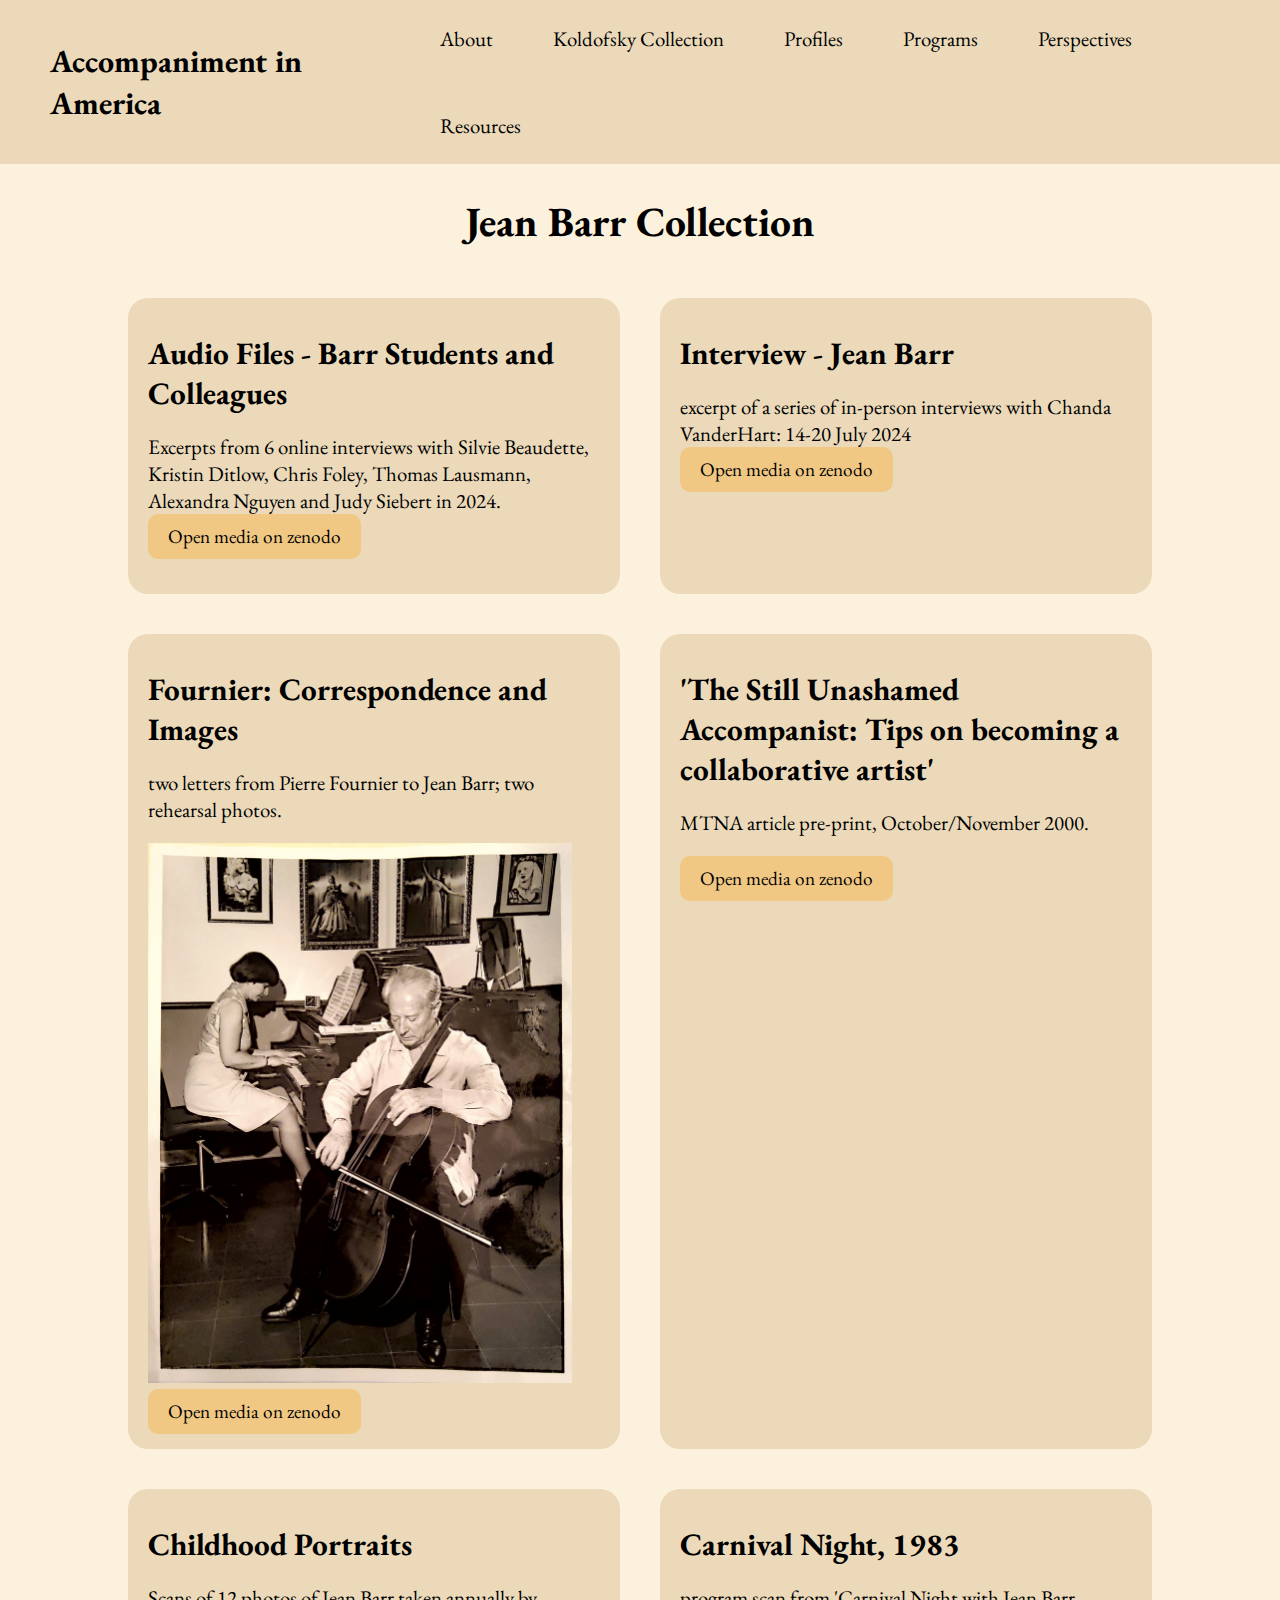
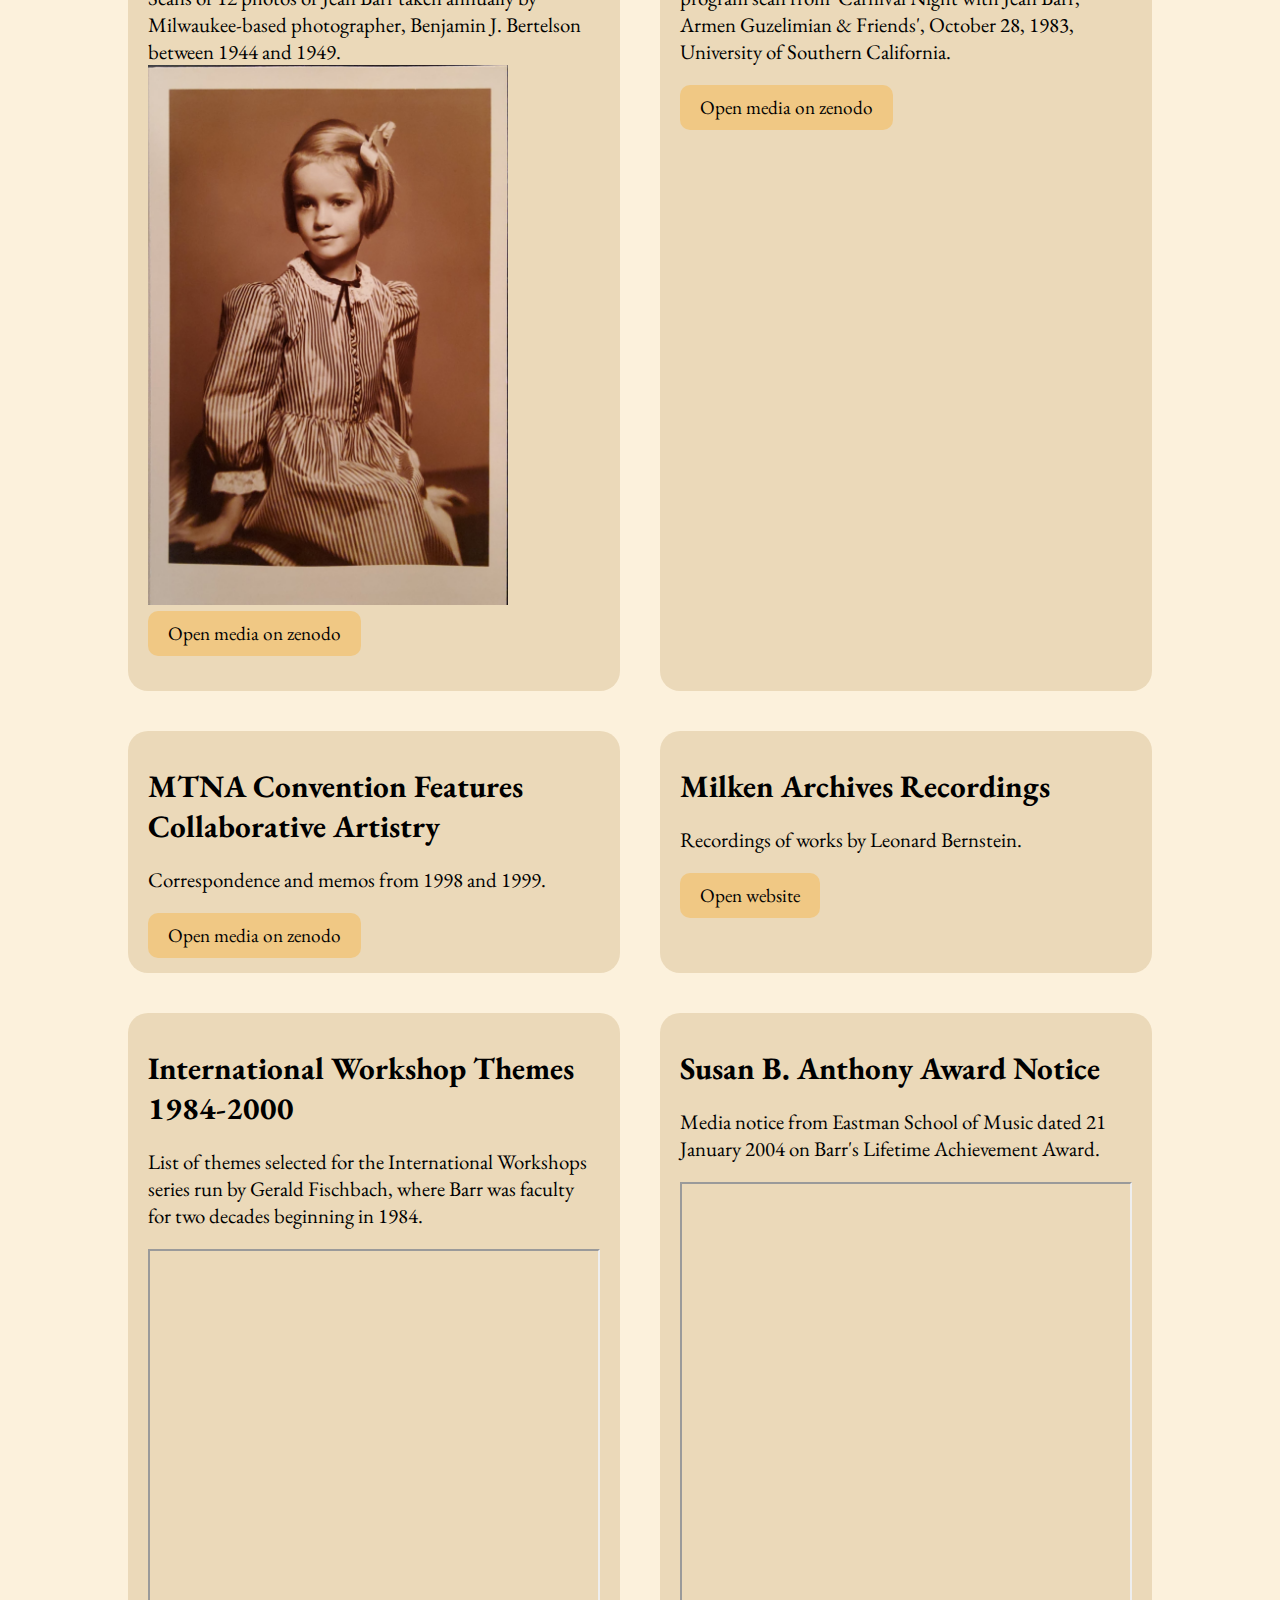
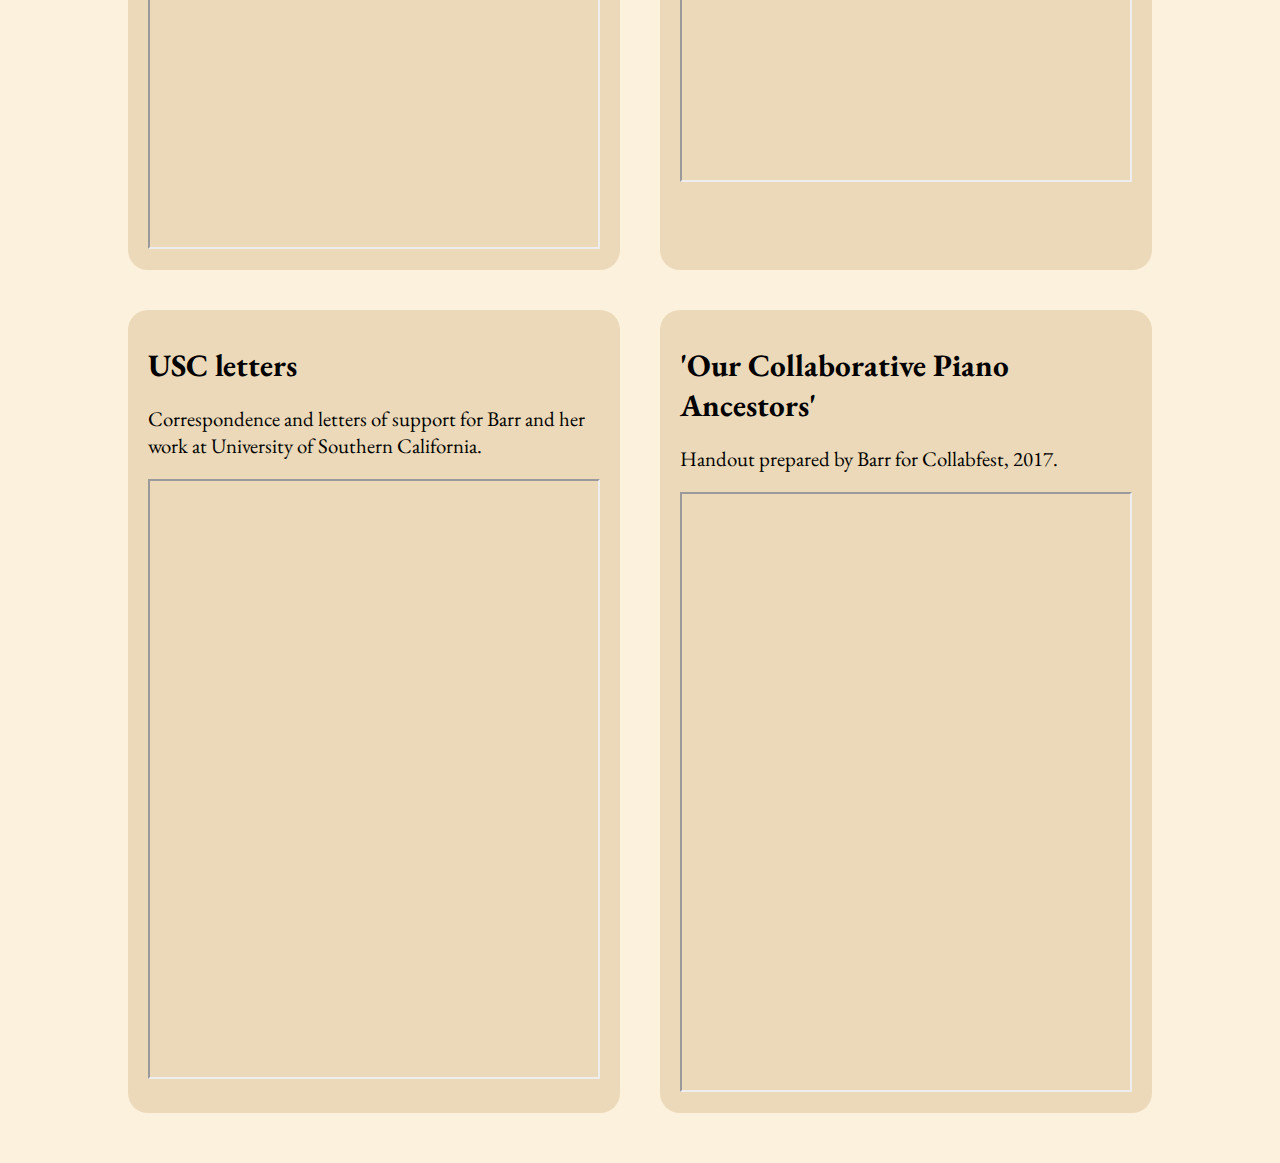
<file: barr-collection.html>
<!DOCTYPE html>
<html lang="en">
  <head>
    <meta charset="UTF-8" />
    <meta name="viewport" content="width=device-width, initial-scale=1.0" />
    <title>Accompaniment in America</title>
    <link rel="stylesheet" href="styles.css" />
    <link rel="preconnect" href="https://fonts.googleapis.com" />
    <link rel="preconnect" href="https://fonts.gstatic.com" crossorigin />
    <link
      href="https://fonts.googleapis.com/css2?family=EB+Garamond:ital,wght@0,400..800;1,400..800&display=swap"
      rel="stylesheet"
    />
  </head>
  <body>
    <nav>
      <h1>Accompaniment in America</h1>
      <div class="nav-links">
        <a href="index.html">About</a>
        <a href="koldofsky-collection.html">Koldofsky Collection</a>
        <div class="dropdown-wrapper">
          <span>Profiles</a>
          <div class="dropdown-links">
            <a href="barr-collection.html">Jean Barr</a>
            <a href="wustman-collection.html">John Wustman</a>
            <a href="bossart-collection.html">Eugene Bossart</a>
            <a href="katz-collection.html">Martin Katz</a>
            <a href="sanders-collection.html">Samuel Sanders</a>
            <a href="garrett-collection.html">Margo Garrett</a>
            <a href="epperson-collection.html">Anne Epperson</a>
          </div>
        </div>
        <a href="programs.html">Programs</a>
        <a href="perspectives.html">Perspectives</a>
        <a href="resources.html">Resources</a>
      </div>
    </nav>
    <div class="content-layout-wrapper">
      <h1>Jean Barr Collection</h1>
      <div class="content-layout perspectives">
        <div class="perspective">
          <p>
            <h2>Audio Files -  Barr Students and Colleagues </h2>
            Excerpts from 6 online interviews with  Silvie Beaudette, Kristin Ditlow, Chris Foley, Thomas Lausmann, Alexandra Nguyen and  Judy Siebert in 2024.
            <a href="https://zenodo.org/records/14631729" target="_blank">
              <button>Open media on zenodo</button>
            </a>
          </p>
        </div>
        <div class="perspective">
          <p>
            <h2>Interview - Jean Barr </h2>
            excerpt of a series of in-person interviews with Chanda VanderHart: 14-20 July 2024
            <a href="https://zenodo.org/records/14632564" target="_blank">
              <button>Open media on zenodo</button>
            </a>
          </p>
        </div>
        <div class="perspective">
          <p>
            <h2>Fournier: Correspondence and Images</h2>
            two letters from Pierre Fournier to Jean Barr; two rehearsal photos.
          </p>
          <img src="media/barr/FournierBarrRehearsalTHUMBNAIL.jpg" alt="Content">
          <a href="https://zenodo.org/records/14494894" target="_blank">
            <button>Open media on zenodo</button>
          </a>
        </div>
        <div class="perspective">
          <p>
            <h2>'The Still Unashamed Accompanist: Tips on becoming a collaborative artist'</h2>
            MTNA article pre-print, October/November 2000.
          </p>
          <a href="https://zenodo.org/records/14492973" target="_blank">
            <button>Open media on zenodo</button>
          </a>
        </div>
        <div class="perspective">
          <p>
            <h2>Childhood Portraits</h2>
            Scans of 12 photos of Jean Barr taken annually by Milwaukee-based photographer, Benjamin J. Bertelson between 1944 and 1949.
            <img src="media/barr/ChildhoodPhotosTHUMBNAIL.jpg" alt="Content">
            <a href="https://zenodo.org/records/14495369" target="_blank">
              <button>Open media on zenodo</button>
            </a>
          </p>
        </div>
        <div class="perspective">
          <p>
            <h2>Carnival Night, 1983 </h2>
            program scan from 'Carnival Night with Jean Barr, Armen Guzelimian & Friends', October 28, 1983, University of Southern California.
          </p>
          <a href="https://zenodo.org/records/14493683" target="_blank">
            <button>Open media on zenodo</button>
          </a>
        </div>
        <div class="perspective">
          <p>
            <h2>MTNA Convention Features Collaborative Artistry</h2>
            Correspondence and memos from 1998 and 1999.
          </p>
          <a href="https://zenodo.org/records/14567706" target="_blank">
            <button>Open media on zenodo</button>
          </a>
        </div>
        <div class="perspective">
          <p>
            <h2>Milken Archives Recordings</h2>
            Recordings of works by Leonard Bernstein.
          </p>
          <a href="https://www.milkenarchive.org/artists/view/jean-barr" target="_blank">
            <button>Open website</button>
          </a>
        </div>
        <div class="perspective">
          <p>
            <h2>International Workshop Themes 1984-2000</h2>
            List of themes selected for the International Workshops series run by Gerald Fischbach, where Barr was faculty for two decades beginning in 1984.
          </p>
          <iframe src="media/barr/BarrInternationalWorkshops.pdf" title="Content"></iframe>
        </div>
        <div class="perspective">
          <p>
            <h2>Susan B. Anthony Award Notice</h2>
            Media notice from Eastman School of Music dated 21 January 2004 on Barr's Lifetime Achievement Award.
          </p>
          <iframe src="media/barr/ESM January 21 Susan B Anthony Award.pdf" title="Content"></iframe>
        </div>
        <div class="perspective">
          <p>
            <h2>USC letters</h2>
            Correspondence and letters of support for Barr and her work at University of Southern California.
          </p>
          <iframe src="media/barr/JeanUSCLetters.pdf" title="Content"></iframe>
        </div>
        <div class="perspective">
          <p>
            <h2>'Our Collaborative Piano Ancestors'</h2>
            Handout prepared by Barr for Collabfest, 2017.
          </p>
          <iframe src="media/barr/Handout- Our American Collaborative Piano Ancestors.pdf" title="Content"></iframe>
        </div>
      </div>
    </div>
  </body>
</html>
</file>
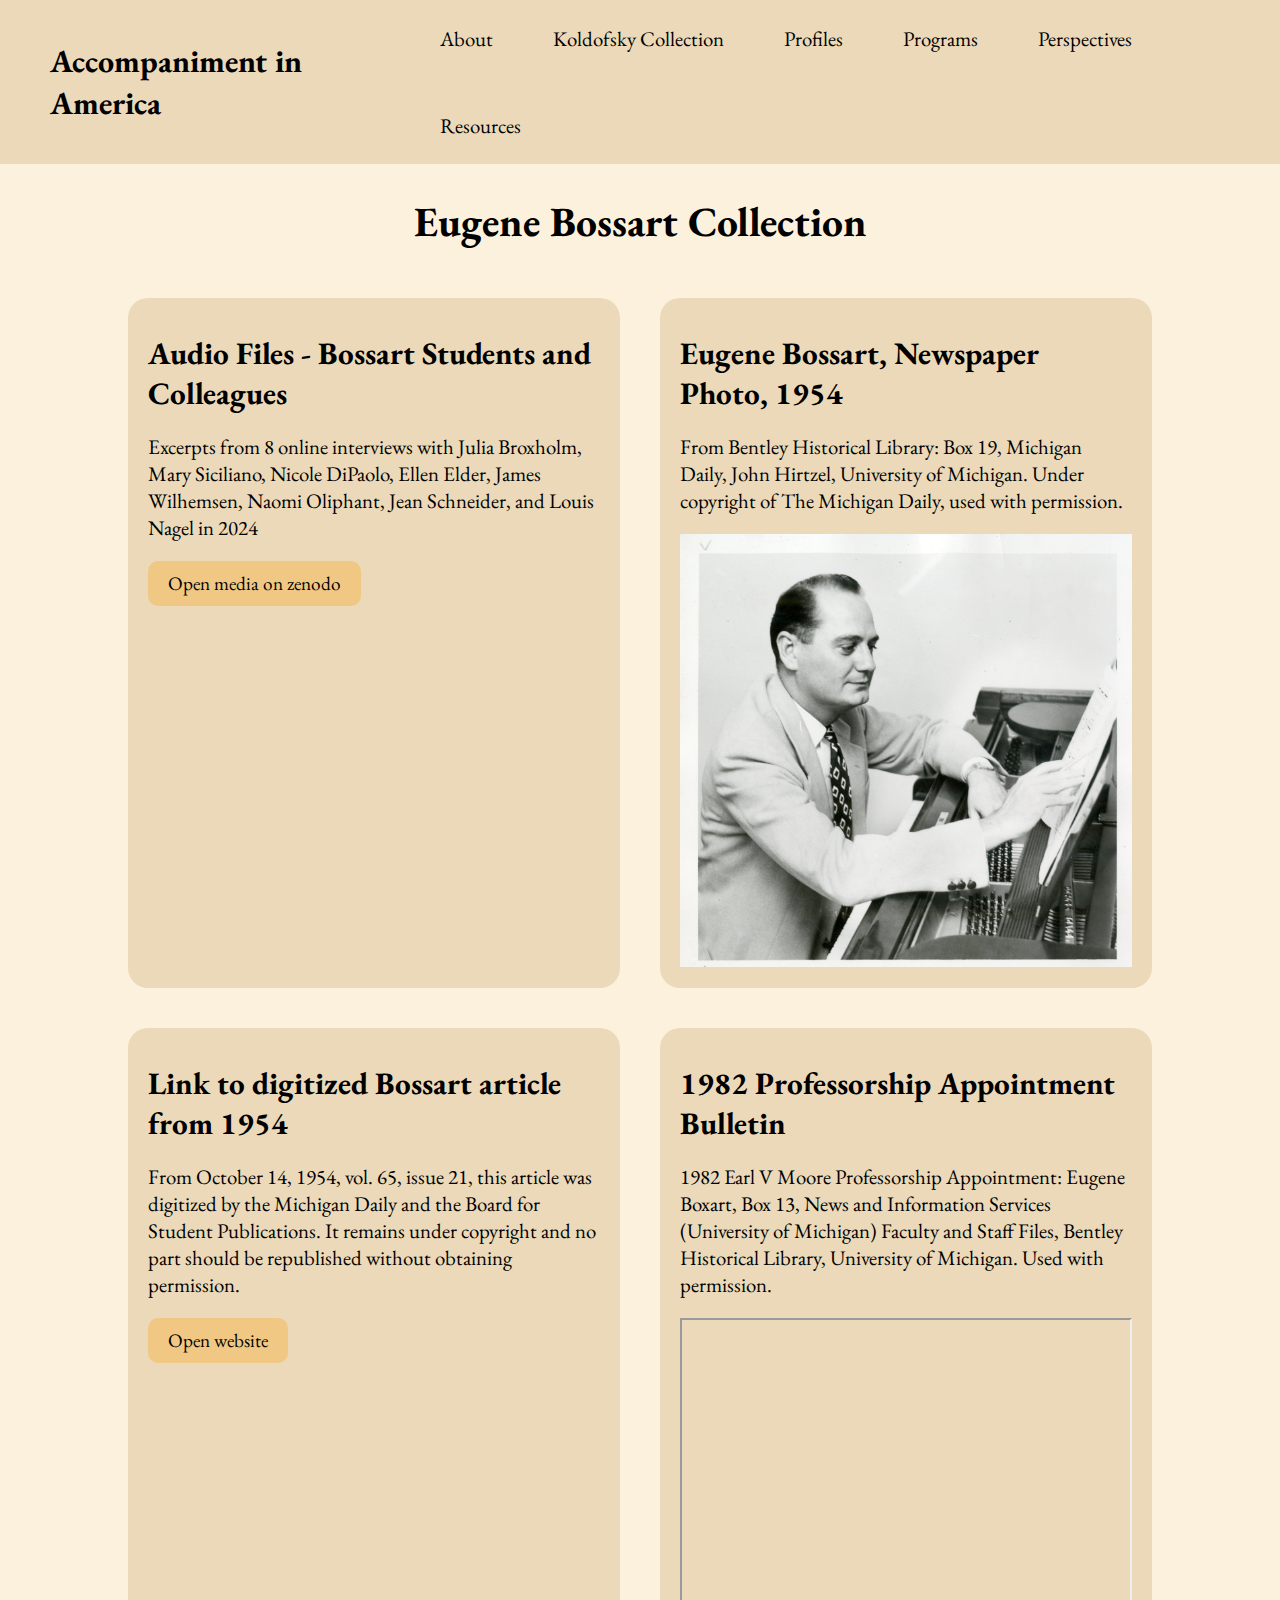
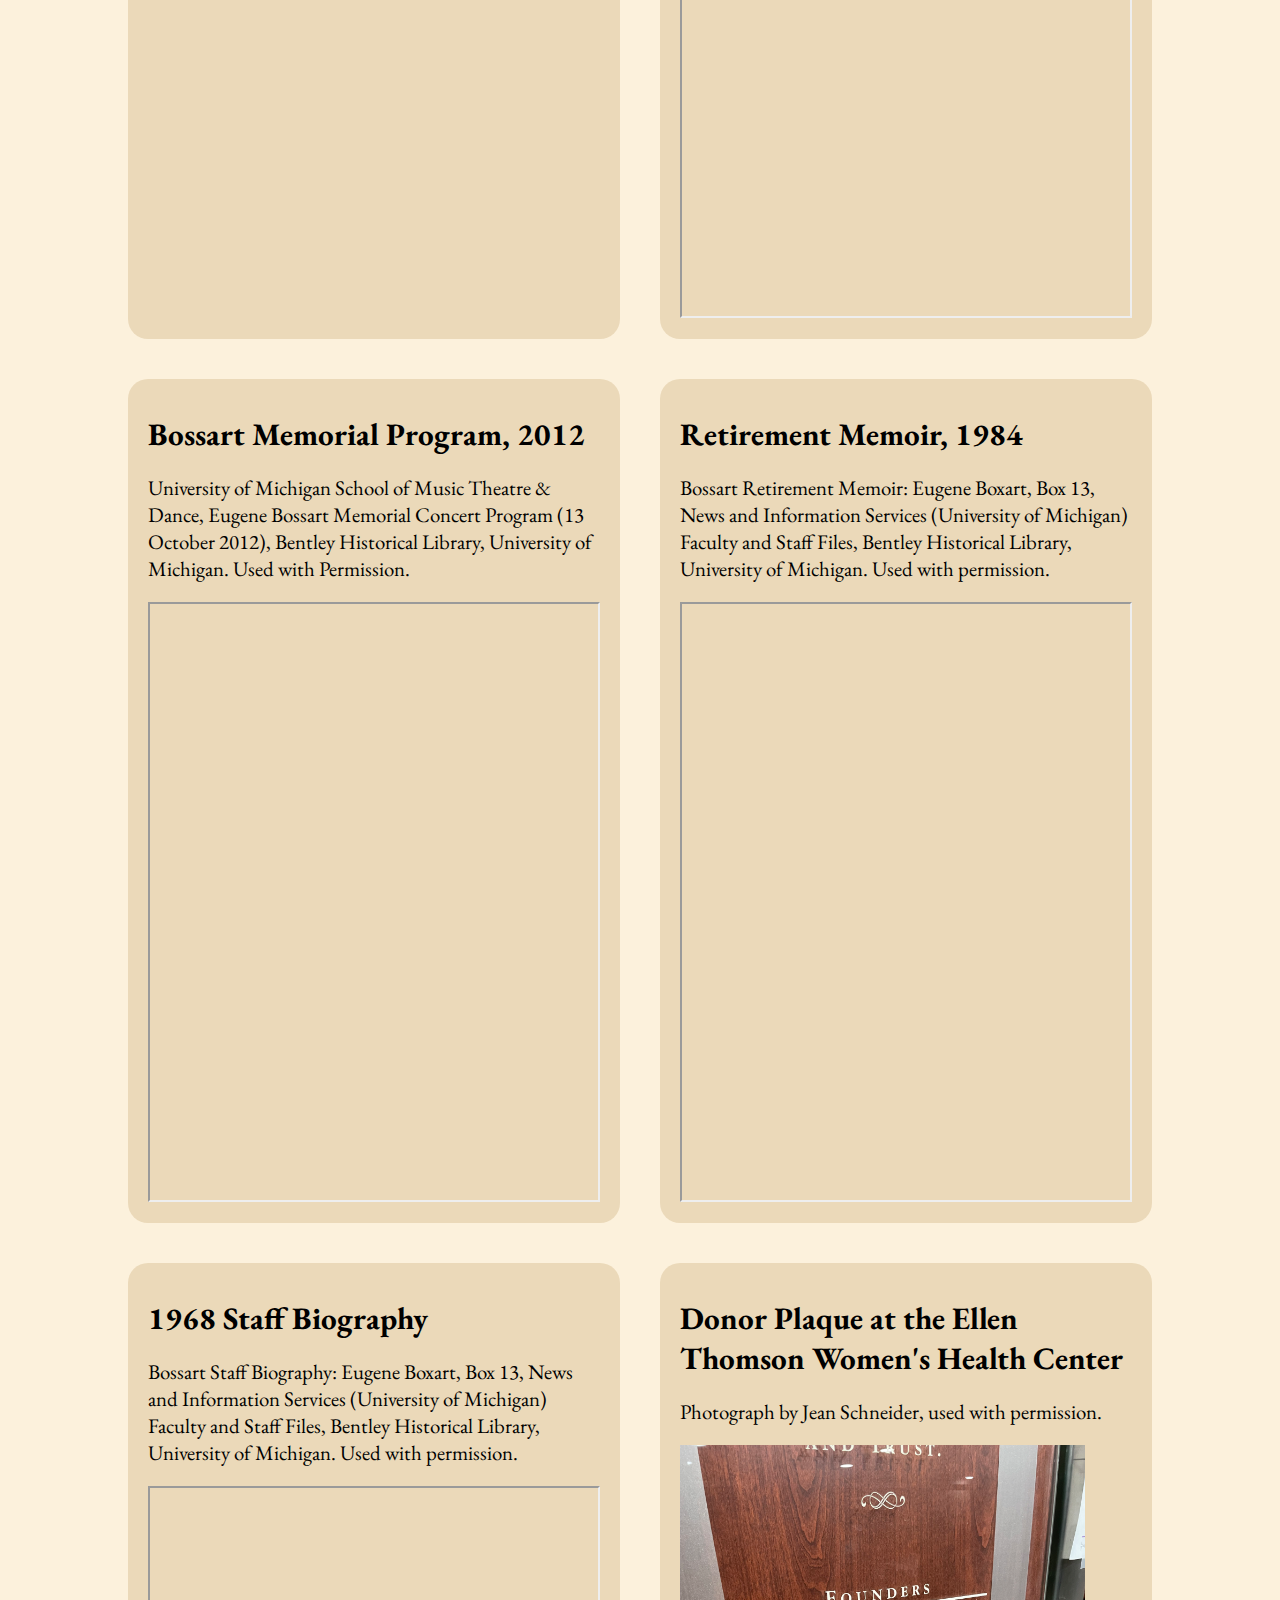
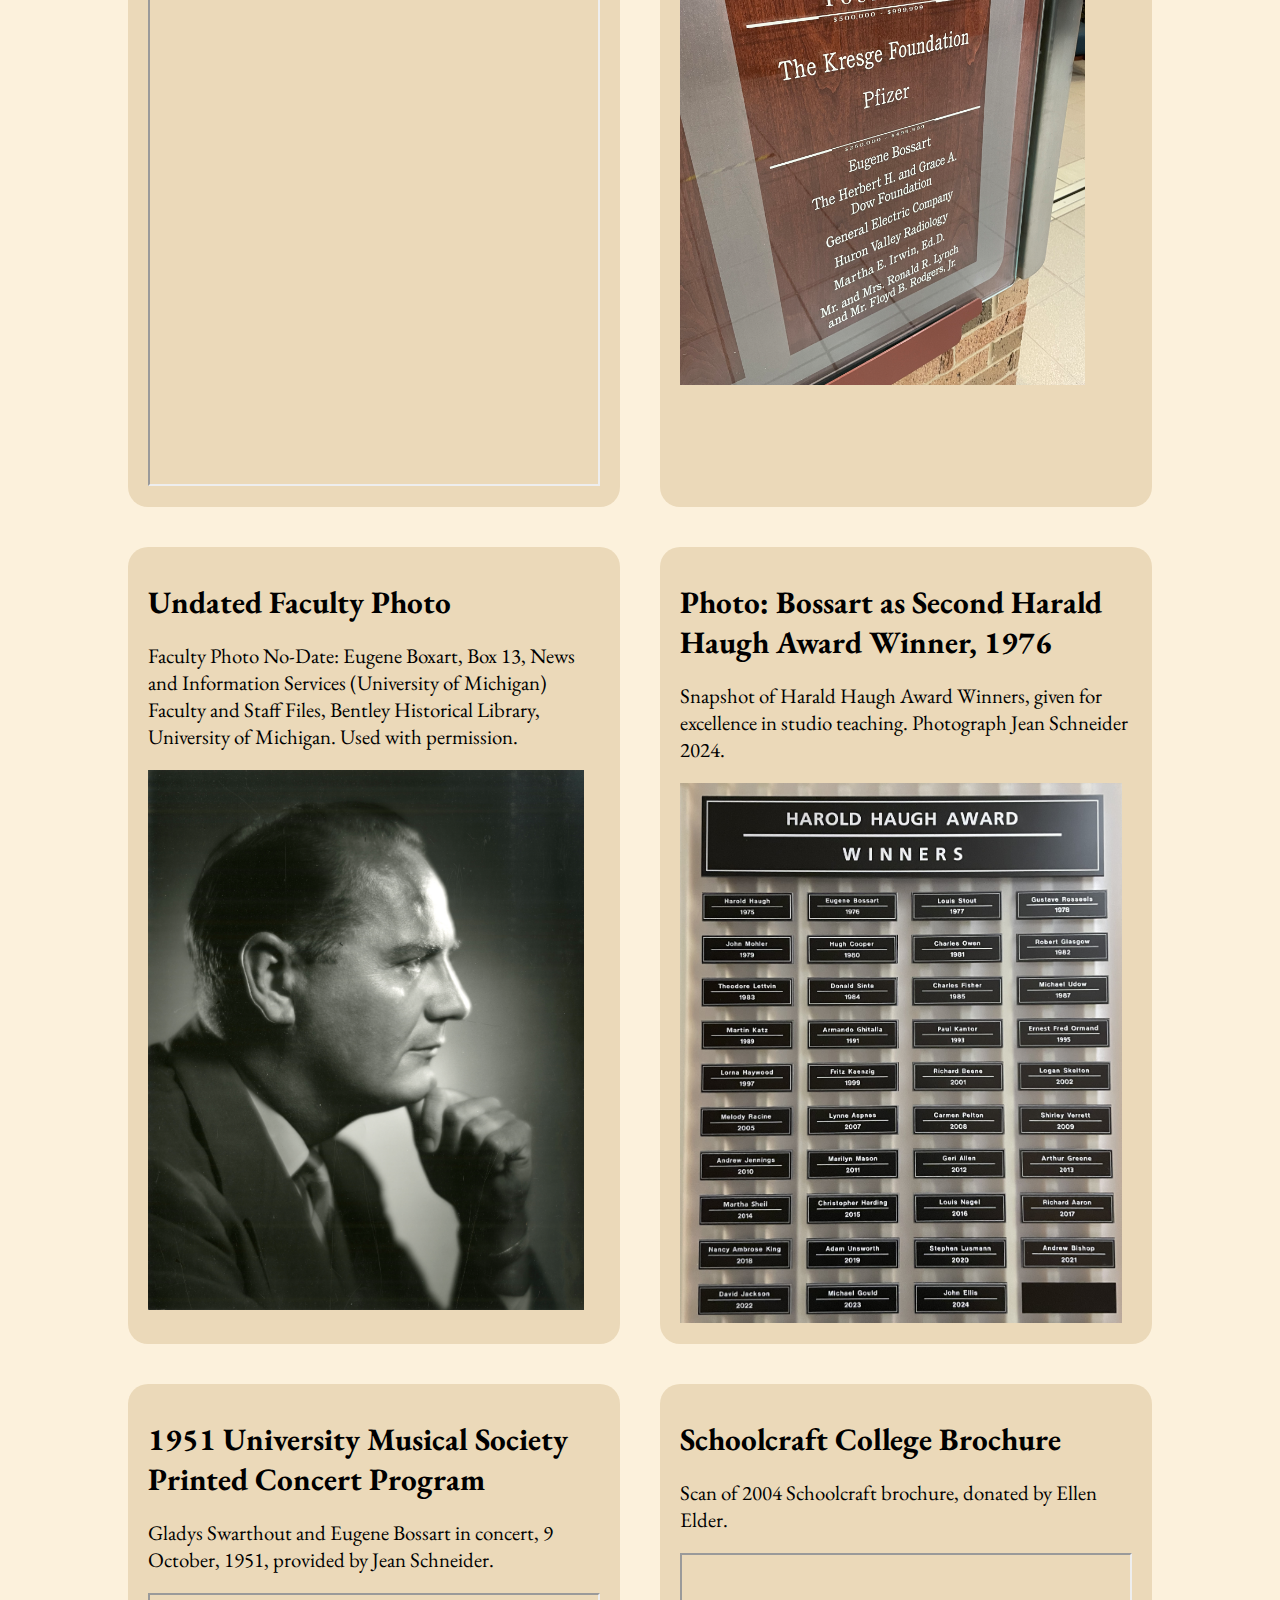
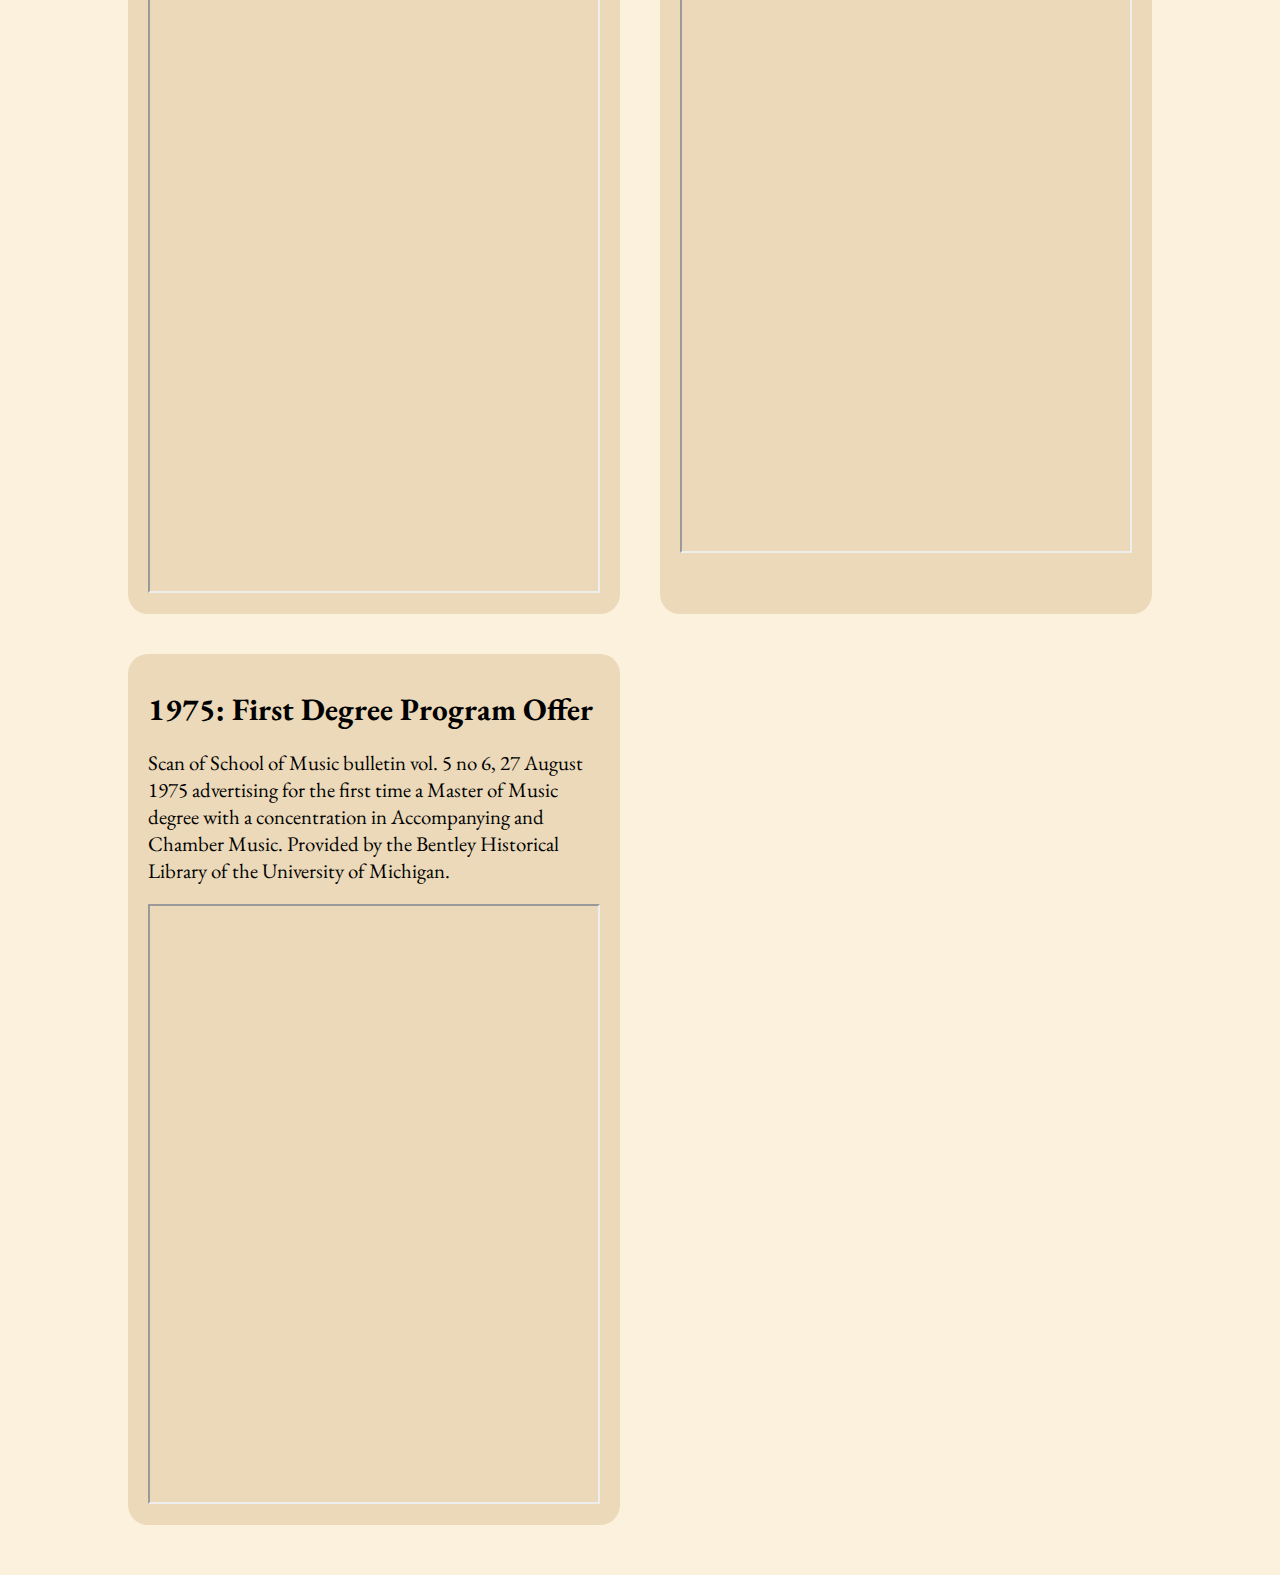
<file: bossart-collection.html>
<!DOCTYPE html>
<html lang="en">
  <head>
    <meta charset="UTF-8" />
    <meta name="viewport" content="width=device-width, initial-scale=1.0" />
    <title>Accompaniment in America</title>
    <link rel="stylesheet" href="styles.css" />
    <link rel="preconnect" href="https://fonts.googleapis.com" />
    <link rel="preconnect" href="https://fonts.gstatic.com" crossorigin />
    <link
      href="https://fonts.googleapis.com/css2?family=EB+Garamond:ital,wght@0,400..800;1,400..800&display=swap"
      rel="stylesheet"
    />
  </head>
  <body>
    <nav>
      <h1>Accompaniment in America</h1>
      <div class="nav-links">
        <a href="index.html">About</a>
        <a href="koldofsky-collection.html">Koldofsky Collection</a>
        <div class="dropdown-wrapper">
          <span>Profiles</a>
          <div class="dropdown-links">
            <a href="barr-collection.html">Jean Barr</a>
            <a href="wustman-collection.html">John Wustman</a>
            <a href="bossart-collection.html">Eugene Bossart</a>
            <a href="katz-collection.html">Martin Katz</a>
            <a href="sanders-collection.html">Samuel Sanders</a>
            <a href="garrett-collection.html">Margo Garrett</a>
            <a href="epperson-collection.html">Anne Epperson</a>
          </div>
        </div>
        <a href="programs.html">Programs</a>
        <a href="perspectives.html">Perspectives</a>
        <a href="resources.html">Resources</a>
      </div>
    </nav>
    <div class="content-layout-wrapper">
      <h1>Eugene Bossart Collection</h1>
      <div class="content-layout perspectives">
        <div class="perspective">
          <p>
            <h2>Audio Files - Bossart Students and Colleagues</h2>
            Excerpts from 8 online interviews with Julia Broxholm, Mary Siciliano, Nicole DiPaolo, Ellen Elder, James Wilhemsen, Naomi Oliphant, Jean Schneider, and Louis Nagel in 2024
          </p>
          <a href="https://zenodo.org/records/14631372" target="_blank">
            <button>Open media on zenodo</button>
          </a>
        </div>
        <div class="perspective">
          <p>
            <h2>Eugene Bossart, Newspaper Photo, 1954</h2>
            From Bentley Historical Library: Box 19, Michigan Daily, John Hirtzel, University of Michigan. Under copyright of The Michigan Daily, used with permission.
          </p>
          <img src="media/bossart/Bossart Newspaper Photo, 1954_Michigan Daily Records, Box 19, .jpg" alt="Content">
        </div>
        <div class="perspective">
          <p>
            <h2>Link to digitized Bossart article from 1954</h2>
            From October 14, 1954, vol. 65, issue 21, this article was digitized by the Michigan Daily and the Board for Student Publications. It remains under copyright and no part should be republished without obtaining permission.
          </p>
          <a href="https://digital.bentley.umich.edu/midaily/mdp.39015071756360/188" target="_blank">
            <button>Open website</button>
          </a>
        </div>
        <div class="perspective">
          <p>
            <h2>1982 Professorship Appointment Bulletin</h2>
            1982 Earl V Moore Professorship Appointment: Eugene Boxart, Box 13, News and Information Services (University of Michigan) Faculty and Staff Files, Bentley Historical Library, University of Michigan. Used with permission.
          </p>
          <iframe src="media/bossart/Bossart_Earl V Moore Professorship Appointment, 1982_News and Information Service Faculty and Staff Files, Box 13.pdf" title="Content"></iframe>
        </div>
        <div class="perspective">
          <p>
            <h2>Bossart Memorial Program, 2012</h2>
            University of Michigan School of Music Theatre & Dance, Eugene Bossart Memorial Concert Program (13 October 2012), Bentley Historical Library, University of Michigan. Used with Permission.
          </p>
          <iframe src="media/bossart/Bossart_Eugene Bossart Memorial Concert Program, October 13, 2012_School of Music, Theatre, and Dance Publications.pdf" title="Content"></iframe>
        </div>
        <div class="perspective">
          <p>
            <h2>Retirement Memoir, 1984</h2>
            Bossart Retirement Memoir: Eugene Boxart, Box 13, News and Information Services (University of Michigan) Faculty and Staff Files, Bentley Historical Library, University of Michigan. Used with permission.
          </p>
          <iframe src="media/bossart/Bossart_Retirement Memoir, 1984_News and Information Service Faculty and Staff Files, Box 13..pdf" title="Content"></iframe>
        </div>
        <div class="perspective">
          <p>
            <h2>1968 Staff Biography</h2>
            Bossart Staff Biography: Eugene Boxart, Box 13, News and Information Services (University of Michigan) Faculty and Staff Files, Bentley Historical Library, University of Michigan. Used with permission.
          </p>
          <iframe src="media/bossart/Bossart1968Biography.pdf" title="Content"></iframe>
        </div>
        <div class="perspective">
          <p>
            <h2>Donor Plaque at the Ellen Thomson Women's Health Center</h2>
            Photograph by Jean Schneider, used with permission.
          </p>
          <img src="media/bossart/DonorPlaque.jpeg" alt="Content">
        </div>
        <div class="perspective">
          <p>
            <h2>Undated Faculty Photo</h2>
            Faculty Photo No-Date: Eugene Boxart, Box 13, News and Information Services (University of Michigan) Faculty and Staff Files, Bentley Historical Library, University of Michigan. Used with permission.
          </p>
          <img src="media/bossart/Faculty Photo_ Eugene Bossart_no date_News and Information Service Faculty and Staff Files, Box 13.jpg" alt="Content">
        </div>
        <div class="perspective">
          <p>
            <h2>Photo: Bossart as Second Harald Haugh Award Winner, 1976</h2>
            Snapshot of Harald Haugh Award Winners, given for excellence in studio teaching. Photograph Jean Schneider 2024.
          </p>
          <img src="media/bossart/Harald Haugh Award Winners.jpg" alt="Content">
        </div>
        <div class="perspective">
          <p>
            <h2>1951 University Musical Society Printed Concert Program</h2>
            Gladys Swarthout and Eugene Bossart in concert, 9 October, 1951, provided by Jean Schneider.
          </p>
          <iframe src="media/bossart/Programs_SwarthoutBossart.pdf" title="Content"></iframe>
        </div>
        <div class="perspective">
          <p>
            <h2>Schoolcraft College Brochure</h2>
            Scan of 2004 Schoolcraft brochure, donated by Ellen Elder.
          </p>
          <iframe src="media/bossart/SchoolcraftCollegeProgram.pdf" title="Content"></iframe>
        </div>
        <div class="perspective">
          <p>
            <h2>1975: First Degree Program Offer</h2>
            Scan of School of Music bulletin vol. 5 no 6, 27 August 1975 advertising for the first time a Master of Music degree with a concentration in Accompanying and Chamber Music. Provided by the Bentley Historical Library of the University of Michigan.
          </p>
          <iframe src="media/bossart/UM Bulletin, School of Music_August 27, 1975.pdf" title="Content"></iframe>
        </div>
      </div>
    </div>
  </body>
</html>
</file>
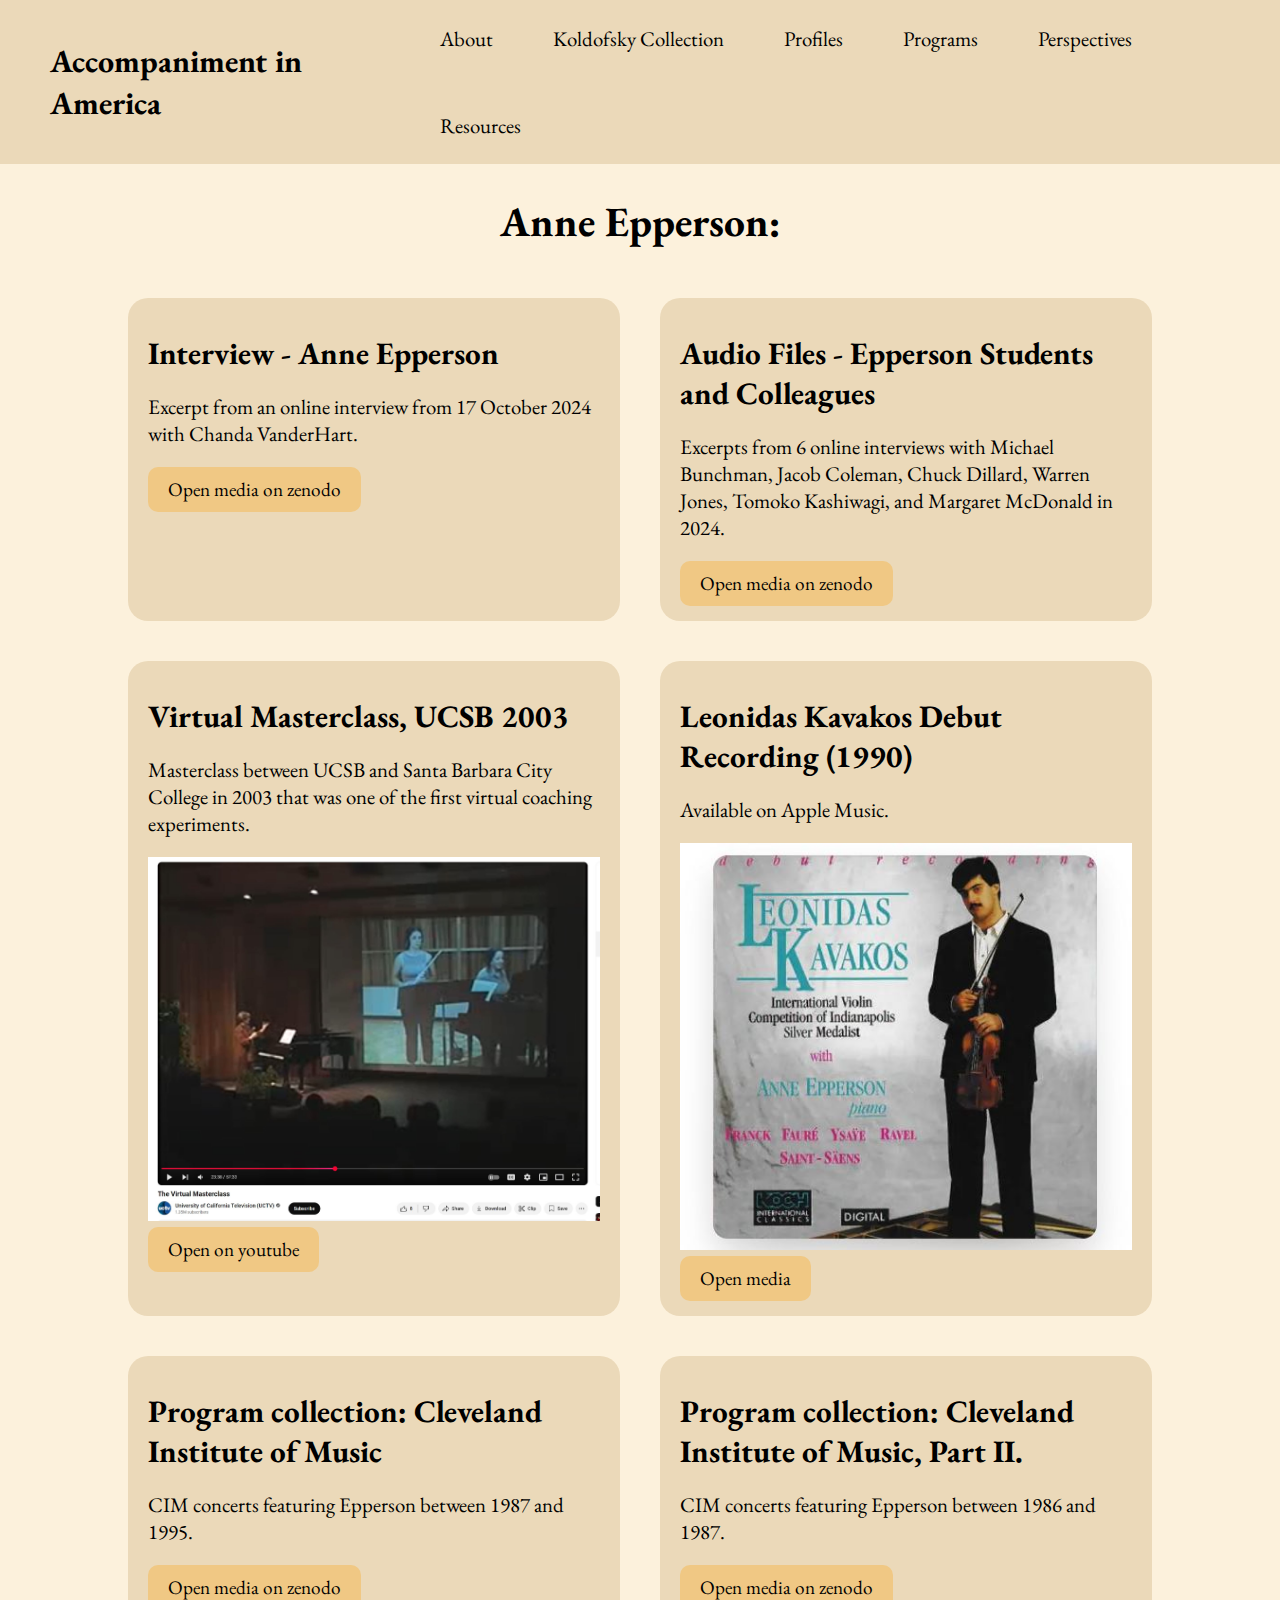
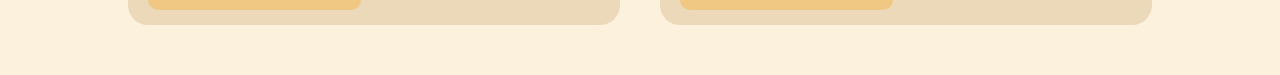
<file: epperson-collection.html>
<!DOCTYPE html>
<html lang="en">
  <head>
    <meta charset="UTF-8" />
    <meta name="viewport" content="width=device-width, initial-scale=1.0" />
    <title>Accompaniment in America</title>
    <link rel="stylesheet" href="styles.css" />
    <link rel="preconnect" href="https://fonts.googleapis.com" />
    <link rel="preconnect" href="https://fonts.gstatic.com" crossorigin />
    <link
      href="https://fonts.googleapis.com/css2?family=EB+Garamond:ital,wght@0,400..800;1,400..800&display=swap"
      rel="stylesheet"
    />
  </head>
  <body>
    <nav>
      <h1>Accompaniment in America</h1>
      <div class="nav-links">
        <a href="index.html">About</a>
        <a href="koldofsky-collection.html">Koldofsky Collection</a>
        <div class="dropdown-wrapper">
          <span>Profiles</a>
          <div class="dropdown-links">
            <a href="barr-collection.html">Jean Barr</a>
            <a href="wustman-collection.html">John Wustman</a>
            <a href="bossart-collection.html">Eugene Bossart</a>
            <a href="katz-collection.html">Martin Katz</a>
            <a href="sanders-collection.html">Samuel Sanders</a>
            <a href="garrett-collection.html">Margo Garrett</a>
            <a href="epperson-collection.html">Anne Epperson</a>
          </div>
        </div>
        <a href="programs.html">Programs</a>
        <a href="perspectives.html">Perspectives</a>
        <a href="resources.html">Resources</a>
      </div>
    </nav>
    <div class="content-layout-wrapper">
      <h1>Anne Epperson:</h1>
      <div class="content-layout perspectives">
        <div class="perspective">
          <p>
            <h2>Interview - Anne Epperson</h2>
            Excerpt from an online interview from 17 October 2024 with Chanda VanderHart.
          </p>
          <a href="https://zenodo.org/records/14632464" target="_blank">
            <button>Open media on zenodo</button>
          </a>
        </div>
        <div class="perspective">
          <p>
            <h2>Audio Files - Epperson Students and Colleagues</h2>
            Excerpts from 6 online interviews with Michael Bunchman, Jacob Coleman, Chuck Dillard, Warren Jones, Tomoko Kashiwagi, and Margaret McDonald in 2024.
          </p>
          <a href="https://zenodo.org/records/14631505" target="_blank">
            <button>Open media on zenodo</button>
          </a>
        </div>
        <div class="perspective">
          <p>
            <h2>Virtual Masterclass, UCSB 2003</h2>
            Masterclass between UCSB and Santa Barbara City College in 2003 that was one of the first virtual coaching experiments.
          </p>
          <img src="media/epperson/VirtualMasterclassTHUMBNAIL.JPG" alt="Content">
          <a href="https://www.youtube.com/watch?v=FJNFuY-glxg" target="_blank">
            <button>Open on youtube</button>
          </a>
        </div>
        <div class="perspective">
          <p>
            <h2>Leonidas Kavakos Debut Recording (1990)</h2>
            Available on Apple Music.
          </p>
          <img src="media/epperson/KavakosTHUMBNAIL.JPG" alt="Content">
          <a href="https://music.apple.com/us/album/leonidas-kavakos-debut-recording/293375401" target="_blank">
            <button>Open media</button>
          </a>
        </div>
        <div class="perspective">
          <p>
            <h2>Program collection: Cleveland Institute of Music</h2>
            CIM concerts featuring Epperson between 1987 and 1995.
          </p>
          <a href="https://zenodo.org/records/14544895" target="_blank">
            <button>Open media on zenodo</button>
          </a>
        </div>
        <div class="perspective">
          <p>
            <h2>Program collection: Cleveland Institute of Music, Part II.</h2>
            CIM concerts featuring Epperson between 1986 and 1987.
          </p>
          <a href="https://zenodo.org/records/14825770" target="_blank">
            <button>Open media on zenodo</button>
          </a>
        </div>
      </div>
    </div>
  </body>
</html>
</file>
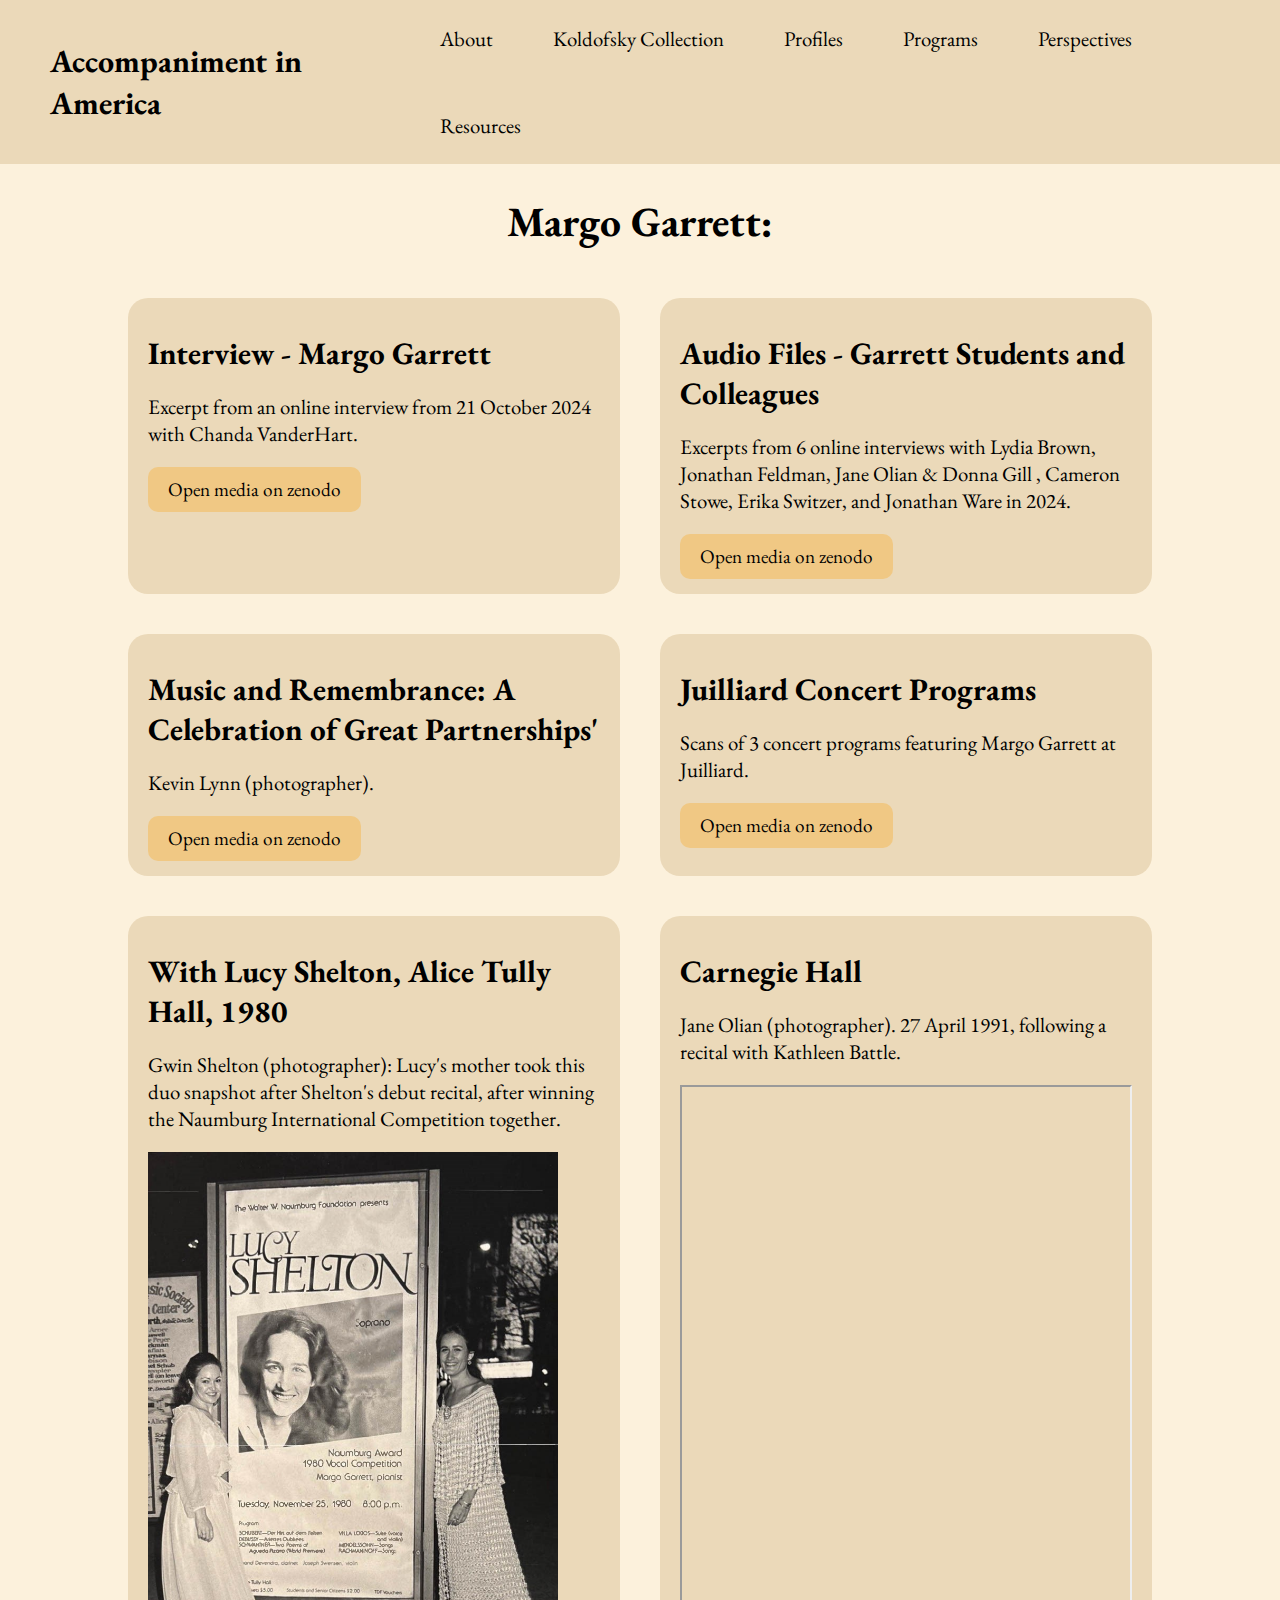
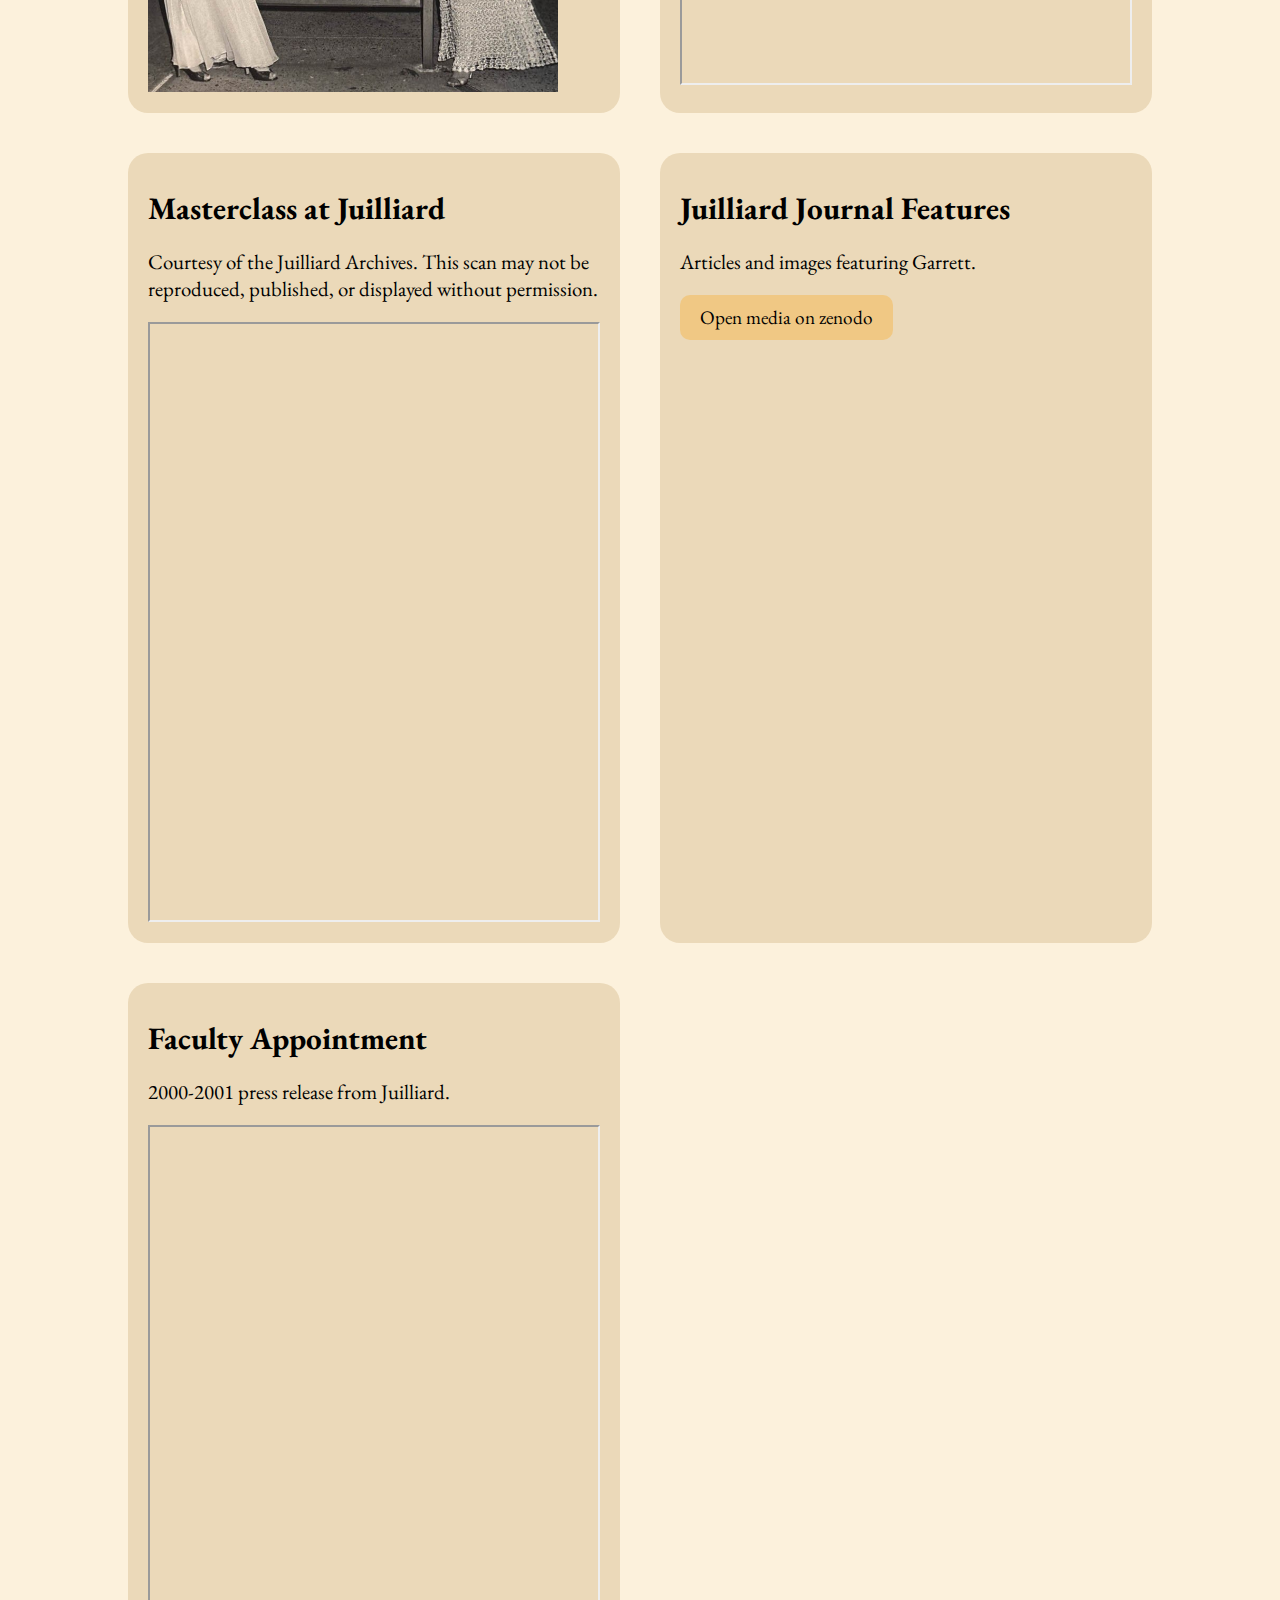
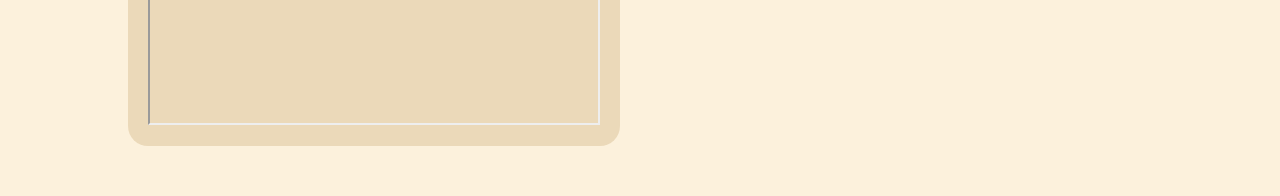
<file: garrett-collection.html>
<!DOCTYPE html>
<html lang="en">
  <head>
    <meta charset="UTF-8" />
    <meta name="viewport" content="width=device-width, initial-scale=1.0" />
    <title>Accompaniment in America</title>
    <link rel="stylesheet" href="styles.css" />
    <link rel="preconnect" href="https://fonts.googleapis.com" />
    <link rel="preconnect" href="https://fonts.gstatic.com" crossorigin />
    <link
      href="https://fonts.googleapis.com/css2?family=EB+Garamond:ital,wght@0,400..800;1,400..800&display=swap"
      rel="stylesheet"
    />
  </head>
  <body>
    <nav>
      <h1>Accompaniment in America</h1>
      <div class="nav-links">
        <a href="index.html">About</a>
        <a href="koldofsky-collection.html">Koldofsky Collection</a>
        <div class="dropdown-wrapper">
          <span>Profiles</a>
          <div class="dropdown-links">
            <a href="barr-collection.html">Jean Barr</a>
            <a href="wustman-collection.html">John Wustman</a>
            <a href="bossart-collection.html">Eugene Bossart</a>
            <a href="katz-collection.html">Martin Katz</a>
            <a href="sanders-collection.html">Samuel Sanders</a>
            <a href="garrett-collection.html">Margo Garrett</a>
            <a href="epperson-collection.html">Anne Epperson</a>
          </div>
        </div>
        <a href="programs.html">Programs</a>
        <a href="perspectives.html">Perspectives</a>
        <a href="resources.html">Resources</a>
      </div>
    </nav>
    <div class="content-layout-wrapper">
      <h1>Margo Garrett:</h1>
      <div class="content-layout perspectives">
        <div class="perspective">
          <p>
            <h2>Interview - Margo Garrett</h2>
            Excerpt from an online interview from 21 October 2024 with Chanda VanderHart.
          </p>
          <a href="https://zenodo.org/records/14632377" target="_blank">
            <button>Open media on zenodo</button>
          </a>
        </div>
        <div class="perspective">
          <p>
            <h2>Audio Files - Garrett Students and Colleagues</h2>
            Excerpts from 6 online interviews with Lydia Brown, Jonathan Feldman, Jane Olian & Donna Gill , Cameron Stowe, Erika Switzer, and Jonathan Ware in 2024.
          </p>
          <a href="https://zenodo.org/records/14631440" target="_blank">
            <button>Open media on zenodo</button>
          </a>
        </div>
        <div class="perspective">
          <p>
            <h2>Music and Remembrance: A Celebration of Great Partnerships'</h2>
            Kevin Lynn (photographer).
          </p>
          <a href="https://zenodo.org/records/14548611" target="_blank">
            <button>Open media on zenodo</button>
          </a>
        </div>
        <div class="perspective">
          <p>
            <h2>Juilliard Concert Programs</h2>
            Scans of  3 concert programs featuring Margo Garrett at Juilliard.
          </p>
          <a href="https://zenodo.org/records/14546692" target="_blank">
            <button>Open media on zenodo</button>
          </a>
        </div>
        <div class="perspective">
          <p>
            <h2>With Lucy Shelton, Alice Tully Hall,  1980</h2>
            Gwin Shelton (photographer): Lucy's mother took this duo snapshot after Shelton's debut recital, after winning the Naumburg International Competition together.
          </p>
          <img src="media/garrett/MargoandLucy.jpg" alt="Content">
        </div>
        <div class="perspective">
          <p>
            <h2>Carnegie Hall</h2>
            Jane Olian (photographer). 27 April 1991, following a recital with Kathleen Battle.
          </p>
          <iframe src="media/garrett/Carnegie Hall 1991.pdf" title="Content"></iframe>
        </div>
        <div class="perspective">
          <p>
            <h2>Masterclass at Juilliard</h2>
            Courtesy of the Juilliard Archives. This scan may not be reproduced, published, or displayed without permission.
          </p>
          <iframe src="media/garrett/GarrettMasterclassJuilliard.pdf" title="Content"></iframe>
        </div>
        <div class="perspective">
          <p>
            <h2>Juilliard Journal Features</h2>
            Articles and images featuring Garrett.
          </p>
          <a href="https://zenodo.org/records/14546960" target="_blank">
            <button>Open media on zenodo</button>
          </a>
        </div>
        <div class="perspective">
          <p>
            <h2>Faculty Appointment</h2>
            2000-2001 press release from Juilliard.
          </p>
          <iframe src="media/garrett/FacultyAppointment.pdf" title="Content"></iframe>
        </div>
      </div>
    </div>
  </body>
</html>
</file>
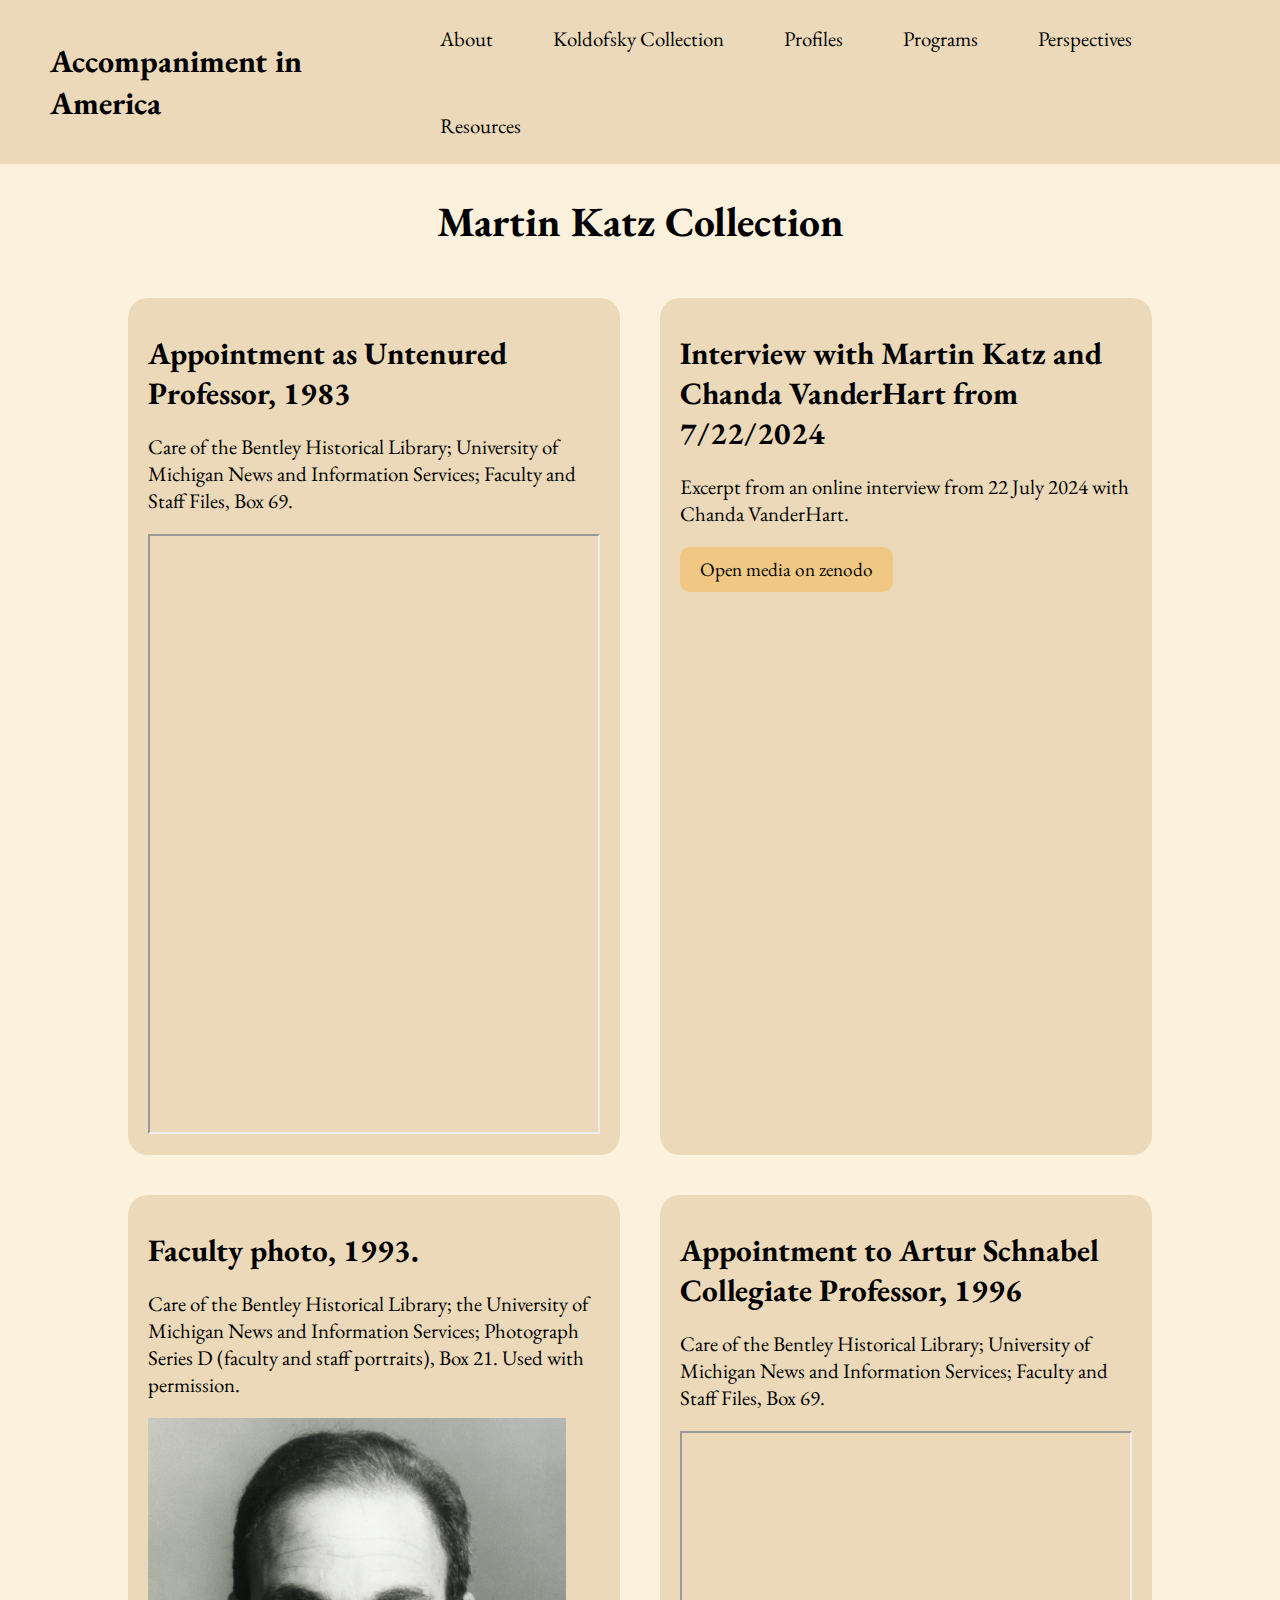
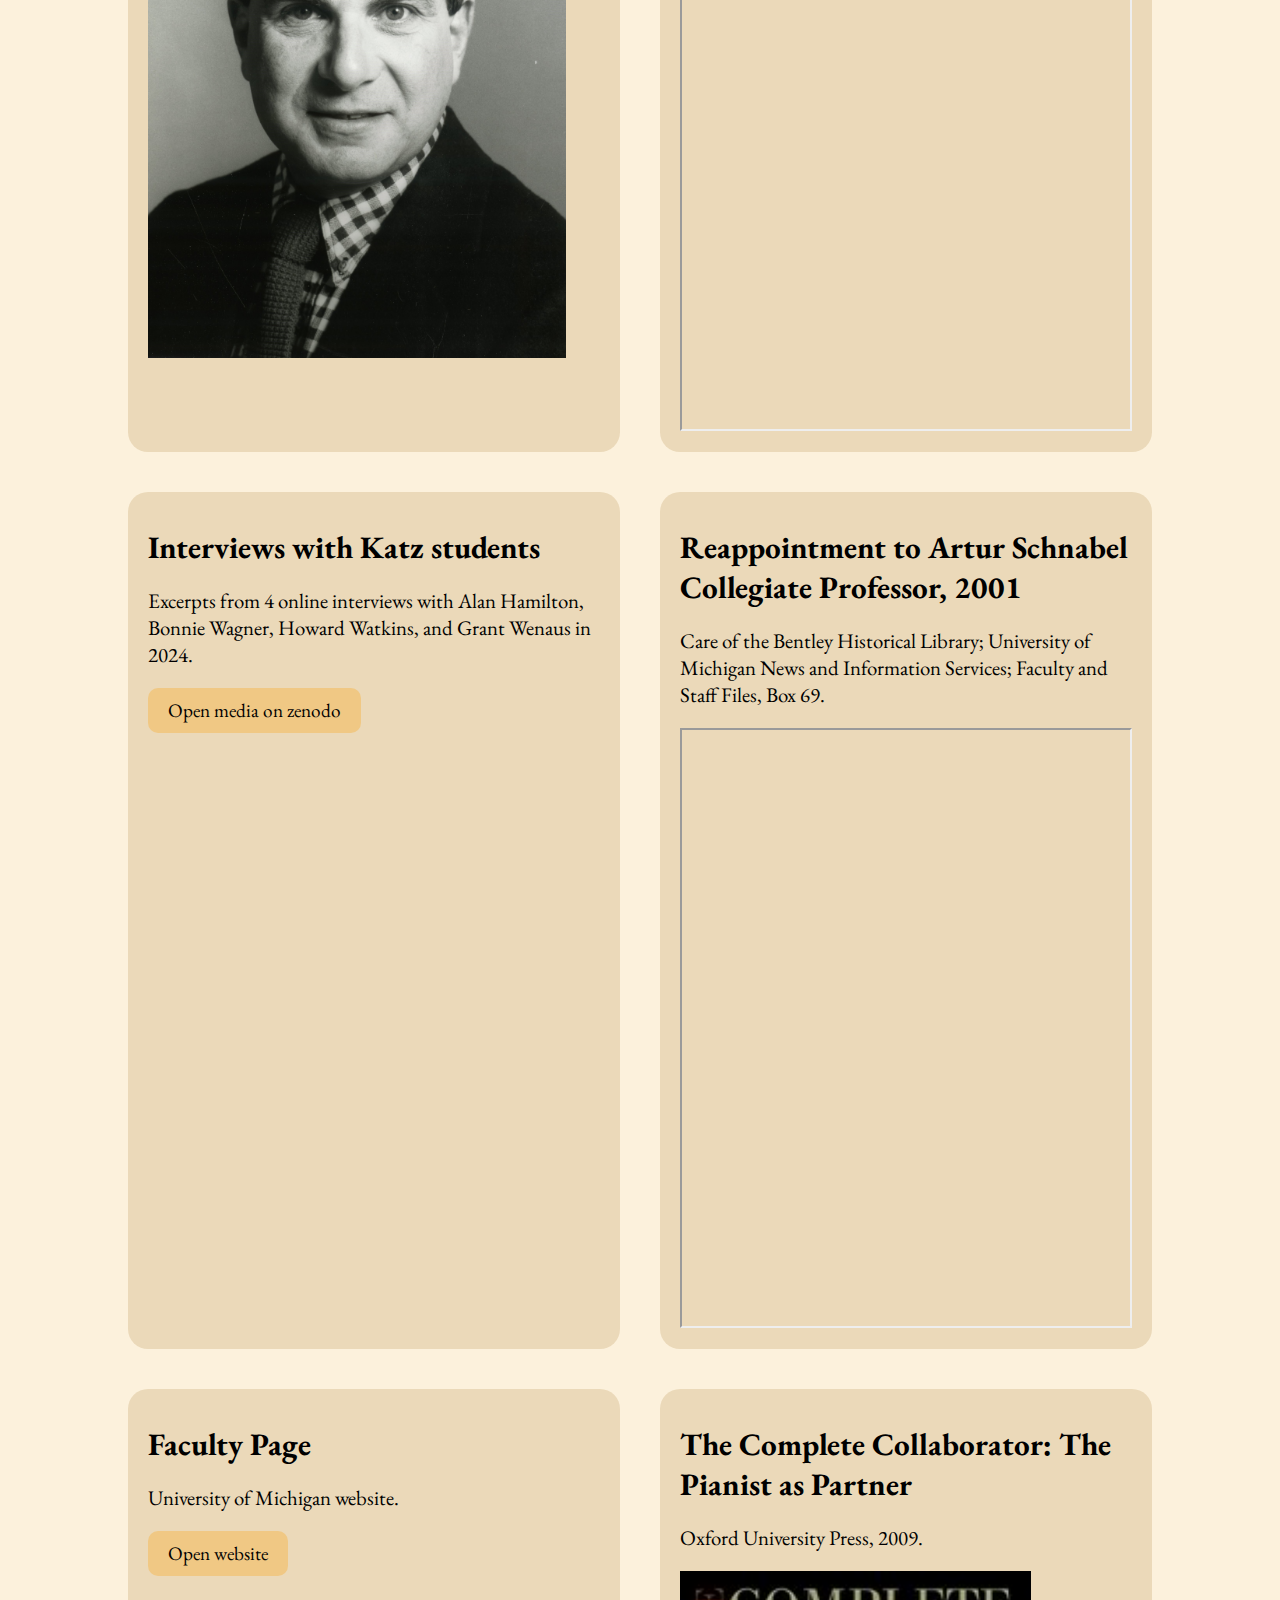
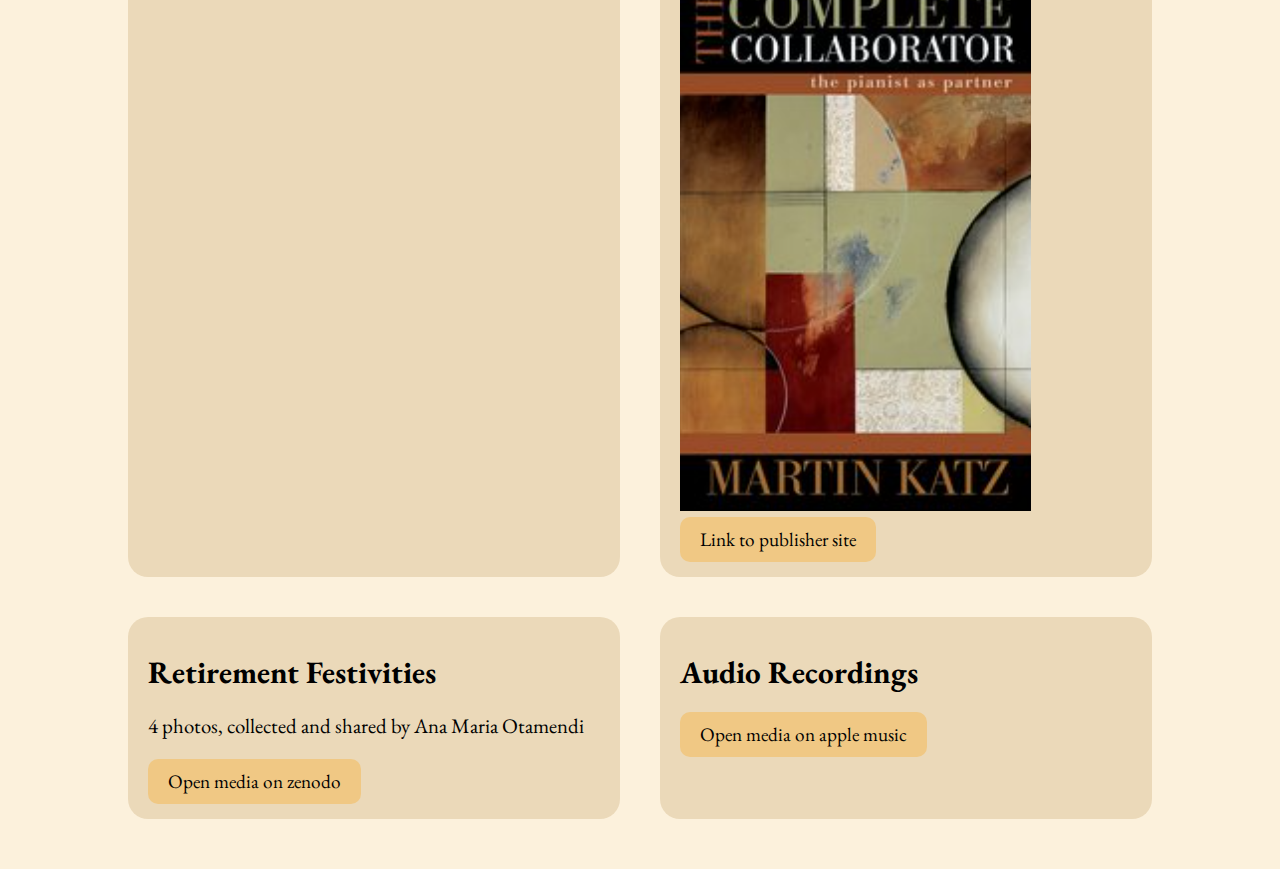
<file: katz-collection.html>
<!DOCTYPE html>
<html lang="en">
  <head>
    <meta charset="UTF-8" />
    <meta name="viewport" content="width=device-width, initial-scale=1.0" />
    <title>Accompaniment in America</title>
    <link rel="stylesheet" href="styles.css" />
    <link rel="preconnect" href="https://fonts.googleapis.com" />
    <link rel="preconnect" href="https://fonts.gstatic.com" crossorigin />
    <link
      href="https://fonts.googleapis.com/css2?family=EB+Garamond:ital,wght@0,400..800;1,400..800&display=swap"
      rel="stylesheet"
    />
  </head>
  <body>
    <nav>
      <h1>Accompaniment in America</h1>
      <div class="nav-links">
        <a href="index.html">About</a>
        <a href="koldofsky-collection.html">Koldofsky Collection</a>
        <div class="dropdown-wrapper">
          <span>Profiles</a>
          <div class="dropdown-links">
            <a href="barr-collection.html">Jean Barr</a>
            <a href="wustman-collection.html">John Wustman</a>
            <a href="bossart-collection.html">Eugene Bossart</a>
            <a href="katz-collection.html">Martin Katz</a>
            <a href="sanders-collection.html">Samuel Sanders</a>
            <a href="garrett-collection.html">Margo Garrett</a>
            <a href="epperson-collection.html">Anne Epperson</a>
          </div>
        </div>
        <a href="programs.html">Programs</a>
        <a href="perspectives.html">Perspectives</a>
        <a href="resources.html">Resources</a>
      </div>
    </nav>
    <div class="content-layout-wrapper">
      <h1>Martin Katz Collection</h1>
      <div class="content-layout perspectives">
        <div class="perspective">
          <p>
            <h2>Appointment as Untenured Professor, 1983</h2>
            Care of the Bentley Historical Library; University of Michigan News and Information Services; Faculty and Staff Files, Box 69.
          </p>
          <iframe src="media/katz/Katz Appointment as Professor without tenure, 1983_News and Information Service Faculty and Staff Files, Box 69.pdf" title="Content"></iframe>
        </div>
        <div class="perspective">
          <p>
            <h2>Interview with Martin Katz and Chanda VanderHart from 7/22/2024</h2>
            Excerpt from an online interview from 22 July 2024 with Chanda VanderHart.
          </p>
          <a href="https://zenodo.org/records/14497528" target="_blank">
            <button>Open media on zenodo</button>
          </a>
        </div>
        <div class="perspective">
          <p>
            <h2>Faculty photo, 1993.</h2>
            Care of the Bentley Historical Library; the University of Michigan News and Information Services; Photograph Series D (faculty and staff portraits), Box 21. Used with permission.
          </p>
          <img src="media/katz/Martin Katz, 1993_News and Information Services Photograph Series D (faculty and staff portraits), Box 21  (1).jpg" alt="Content">
        </div>
        <div class="perspective">
          <p>
            <h2>Appointment to Artur Schnabel Collegiate Professor, 1996</h2>
            Care of the Bentley Historical Library; University of Michigan News and Information Services; Faculty and Staff Files, Box 69.
          </p>
          <iframe src="media/katz/Katz Appointment to Artur Schnabel Collegiate Professor, 1996_News and Information Service Faculty and Staff Files, Box 69.pdf" title="Content"></iframe>
        </div>
        <div class="perspective">
          <p>
            <h2>Interviews with Katz students </h2>
            Excerpts from 4 online interviews with Alan Hamilton, Bonnie Wagner, Howard Watkins, and Grant Wenaus in 2024.
          </p>
          <a href="https://zenodo.org/records/14497465" target="_blank">
            <button>Open media on zenodo</button>
          </a>
        </div>
        <div class="perspective">
          <p>
            <h2>Reappointment to Artur Schnabel Collegiate Professor, 2001</h2>
            Care of the Bentley Historical Library; University of Michigan News and Information Services; Faculty and Staff Files, Box 69.
          </p>
          <iframe src="media/katz/Katz Reappointment to Artur Schnabel Collegiate Professor, 2001_News and Information Service Faculty and Staff Files, Box 69.pdf" title="Content"></iframe>
        </div>
        <div class="perspective">
          <p>
            <h2>Faculty Page </h2>
            University of Michigan website.
          </p>
          <a href="https://smtd.umich.edu/profiles/martin-katz/" target="_blank">
            <button>Open website</button>
          </a>
        </div>
        <div class="perspective">
          <p>
            <h2>The Complete Collaborator: The Pianist as Partner</h2>
            Oxford University Press, 2009.
          </p>
          <img src="media/katz/KatzCollaboratorThumbnail.png" alt="Content">
          <a href="https://global.oup.com/academic/product/the-complete-collaborator-9780195367959?cc=at&lang=en&" target="_blank">
            <button>Link to publisher site</button>
          </a>
        </div>
        <div class="perspective">
          <p>
            <h2>Retirement Festivities</h2>
            4 photos, collected and shared by Ana Maria Otamendi
          </p>
          <a href="https://zenodo.org/records/14632650" target="_blank">
            <button>Open media on zenodo</button>
          </a>
        </div>
        <div class="perspective">
          <p>
            <h2>Audio Recordings</h2>
          </p>
          <a href="https://music.apple.com/at/artist/martin-katz/65687646" target="_blank">
            <button>Open media on apple music</button>
          </a>
        </div>
      </div>
    </div>
  </body>
</html>
</file>
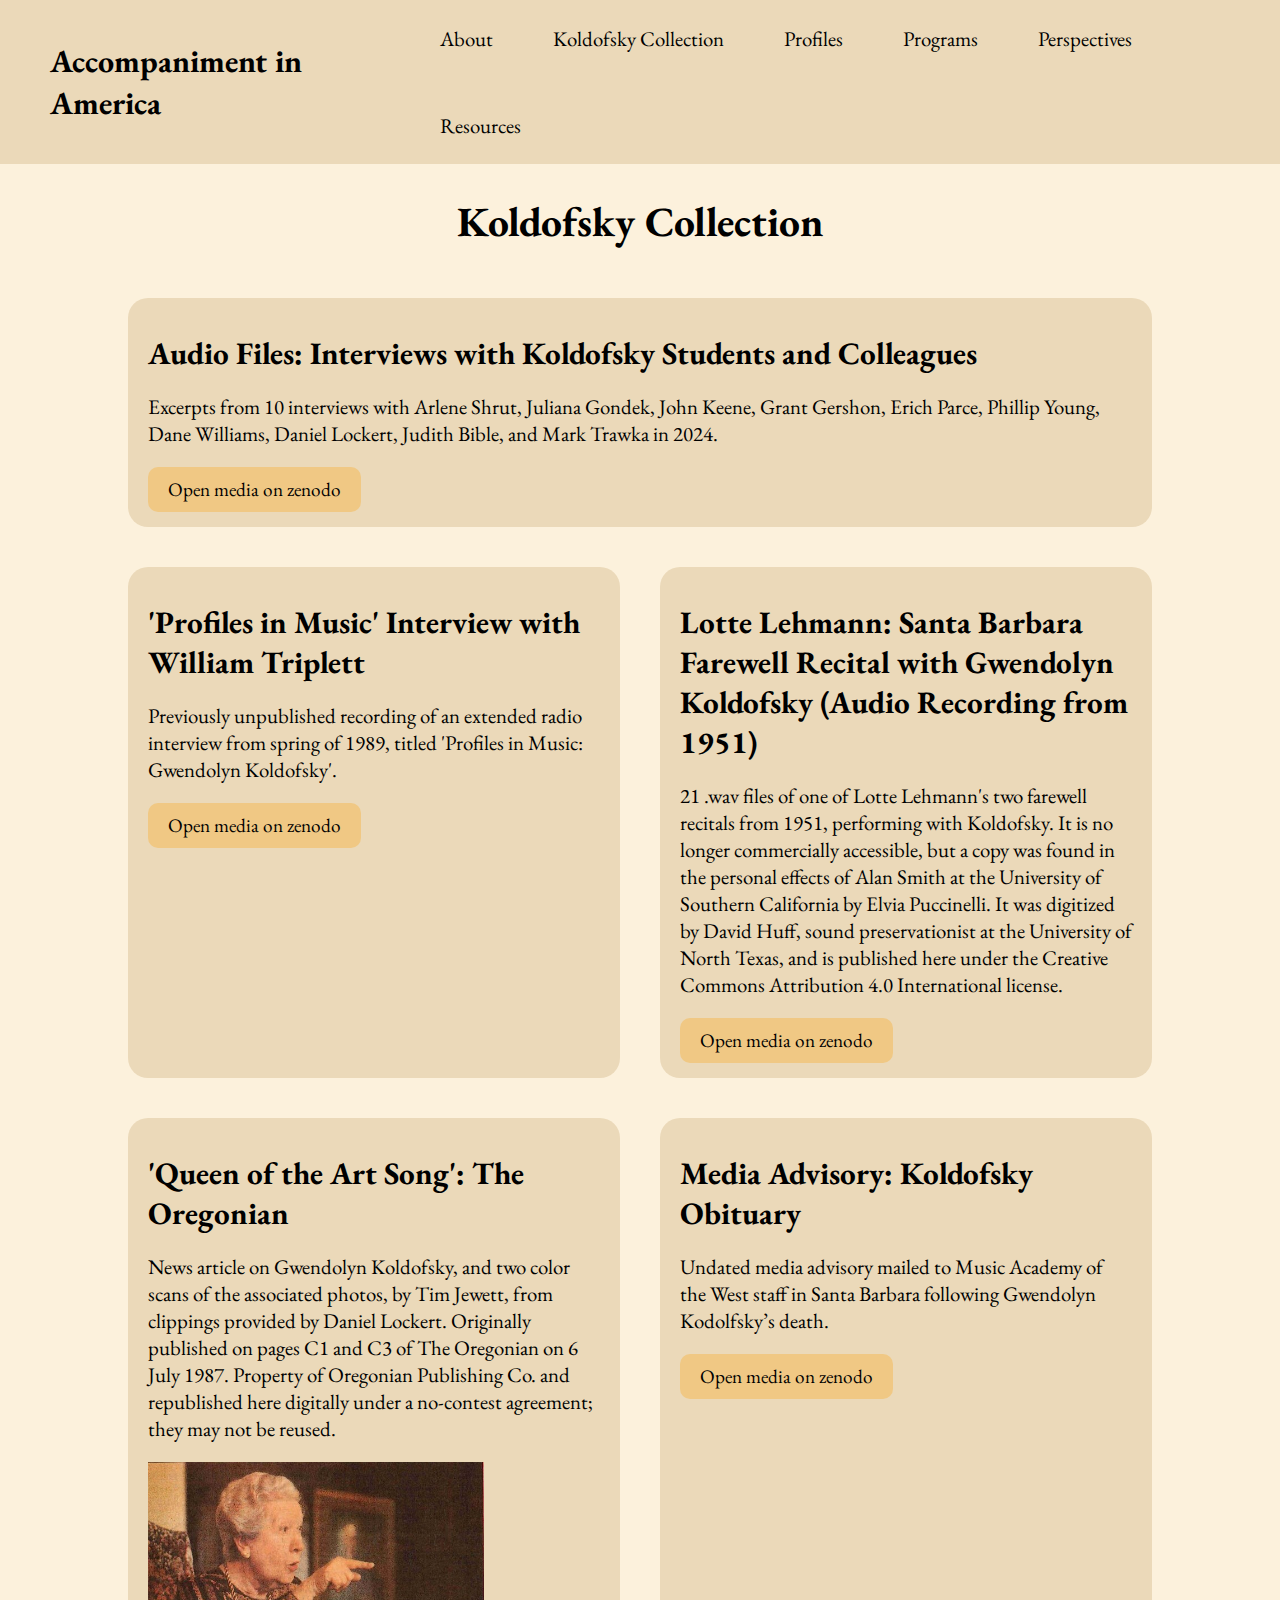
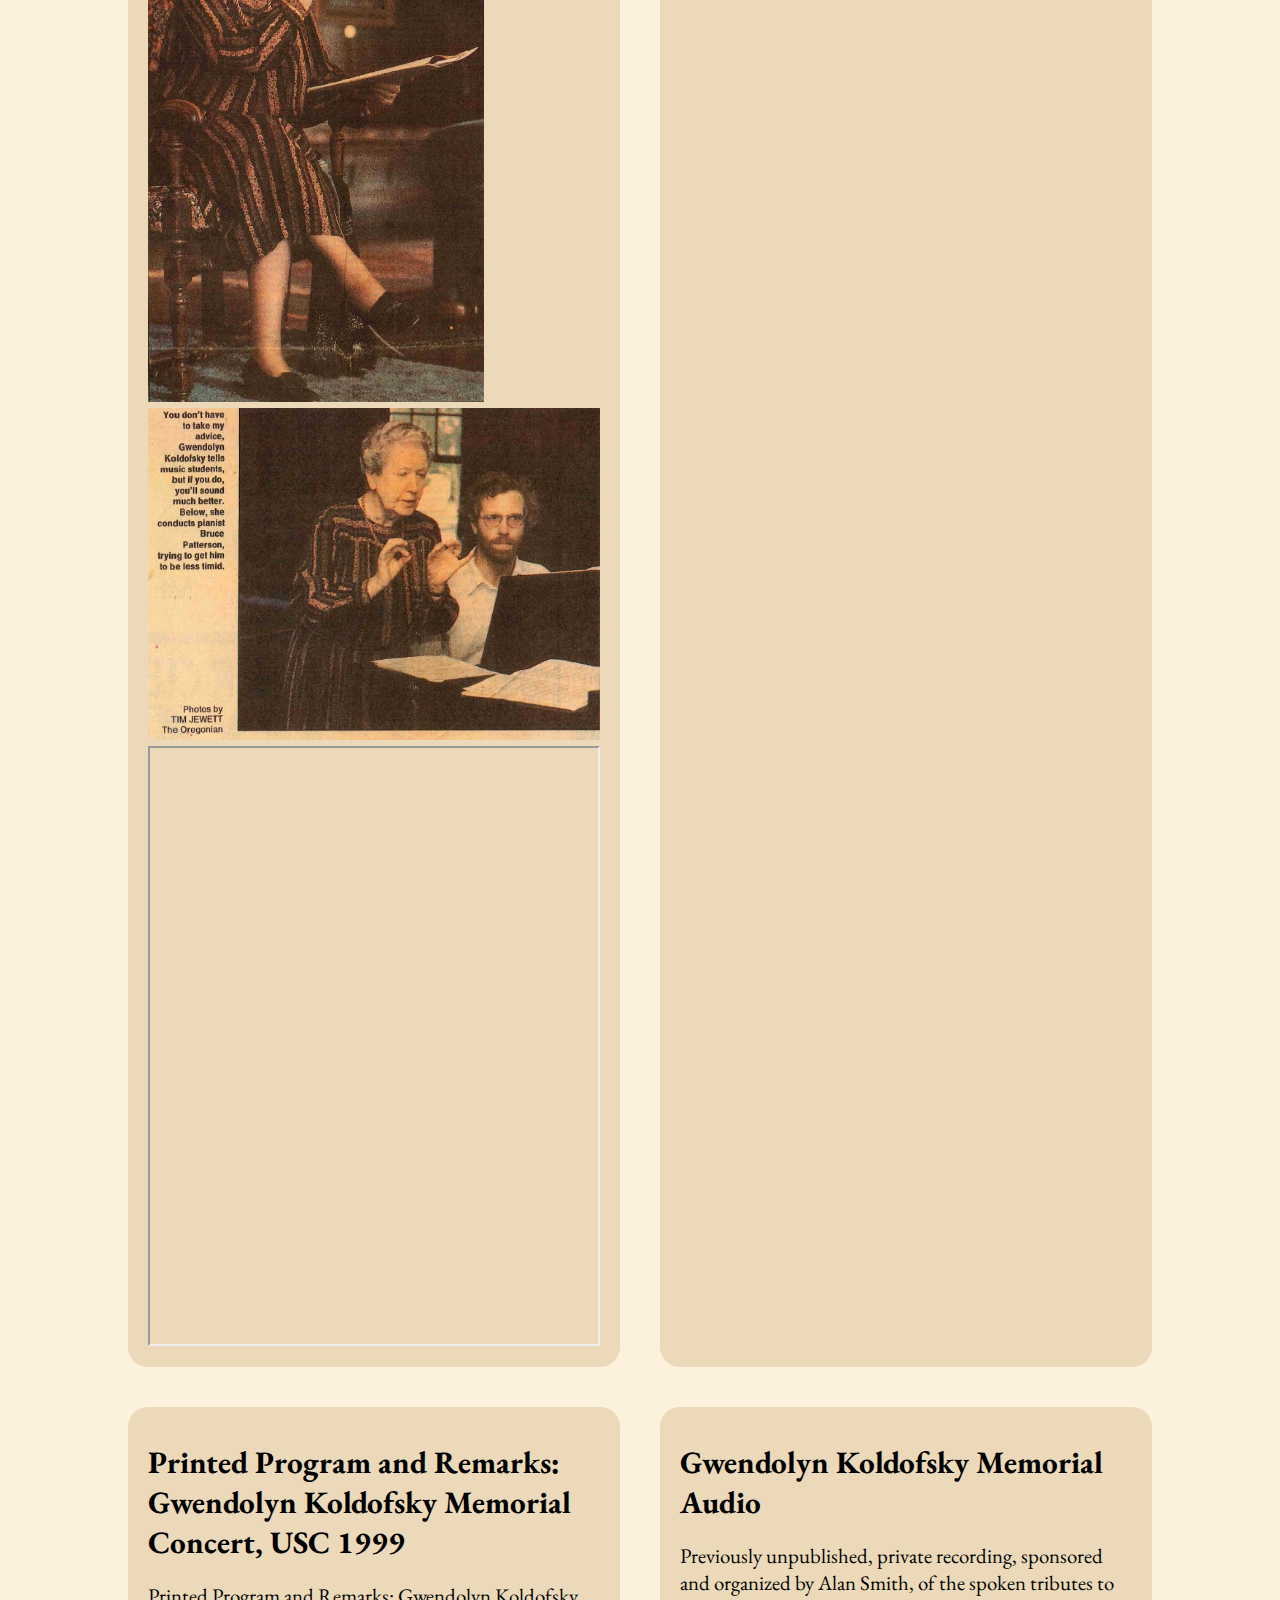
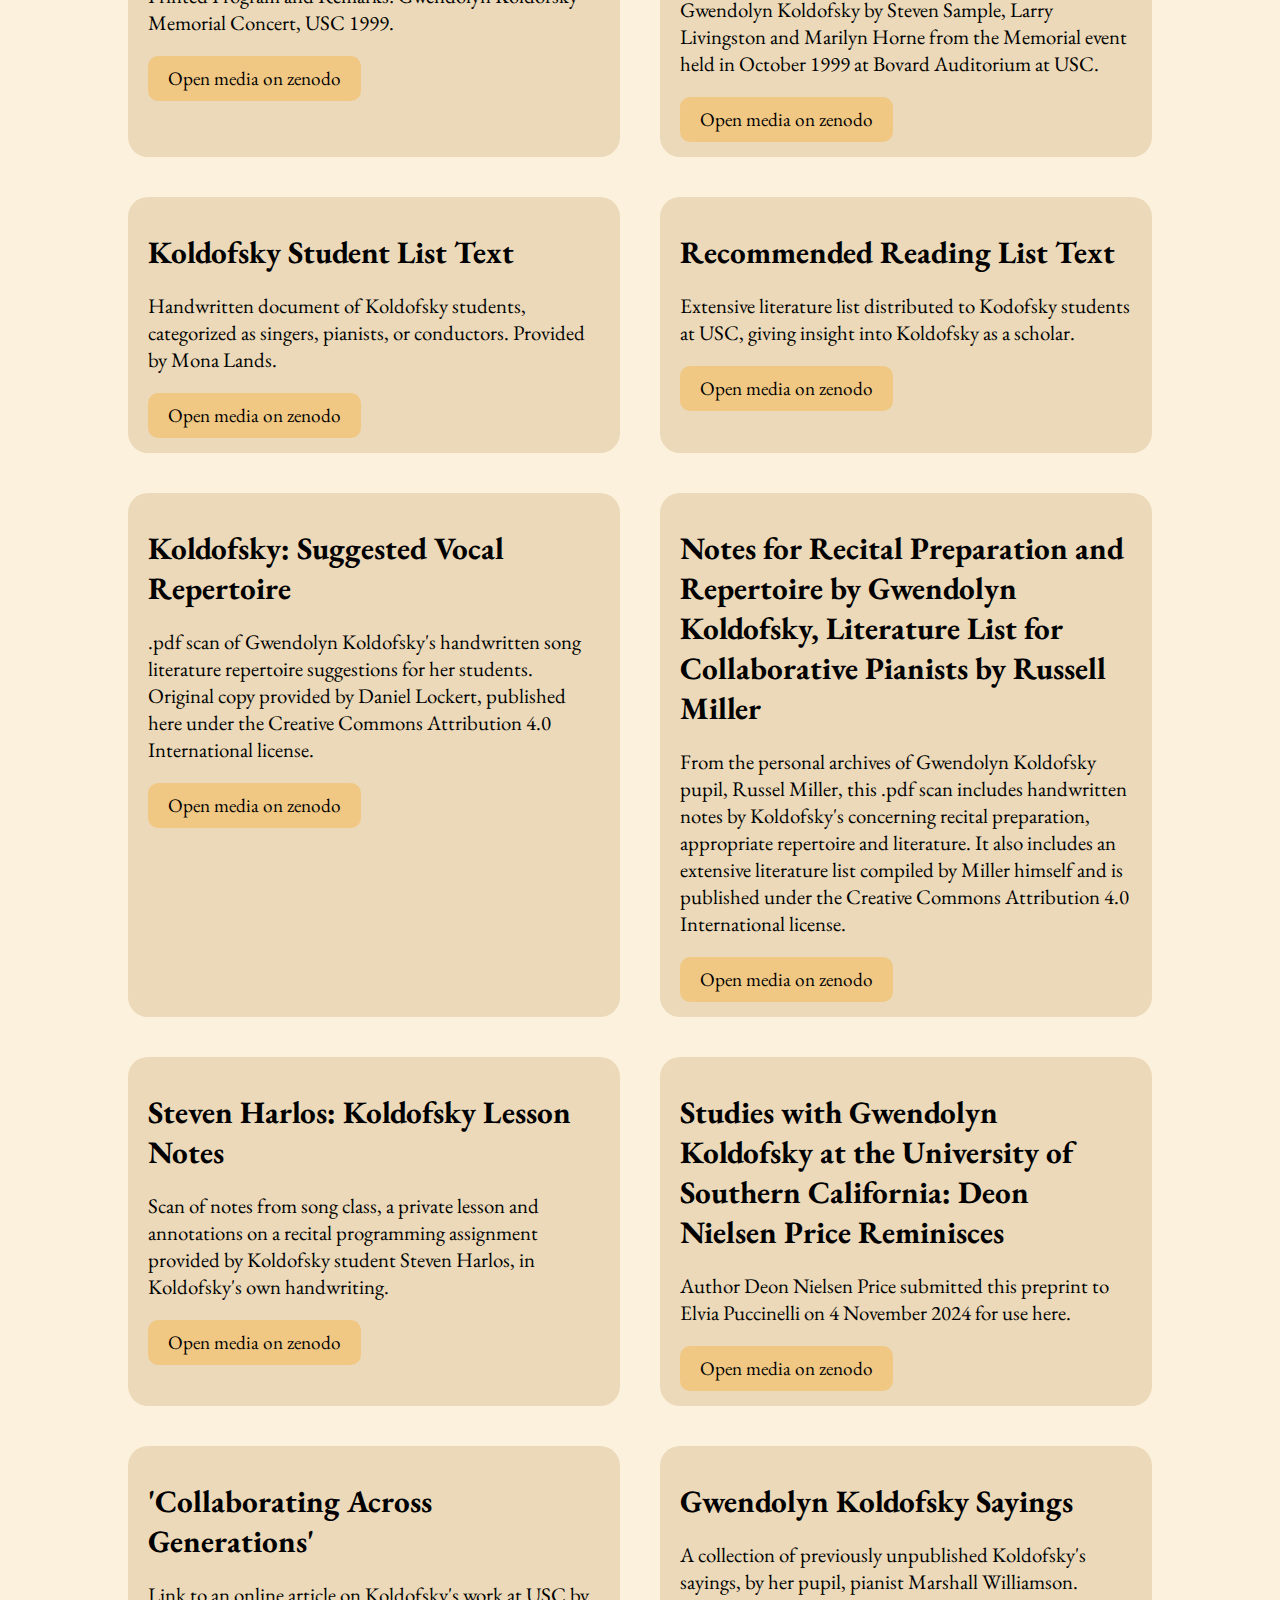
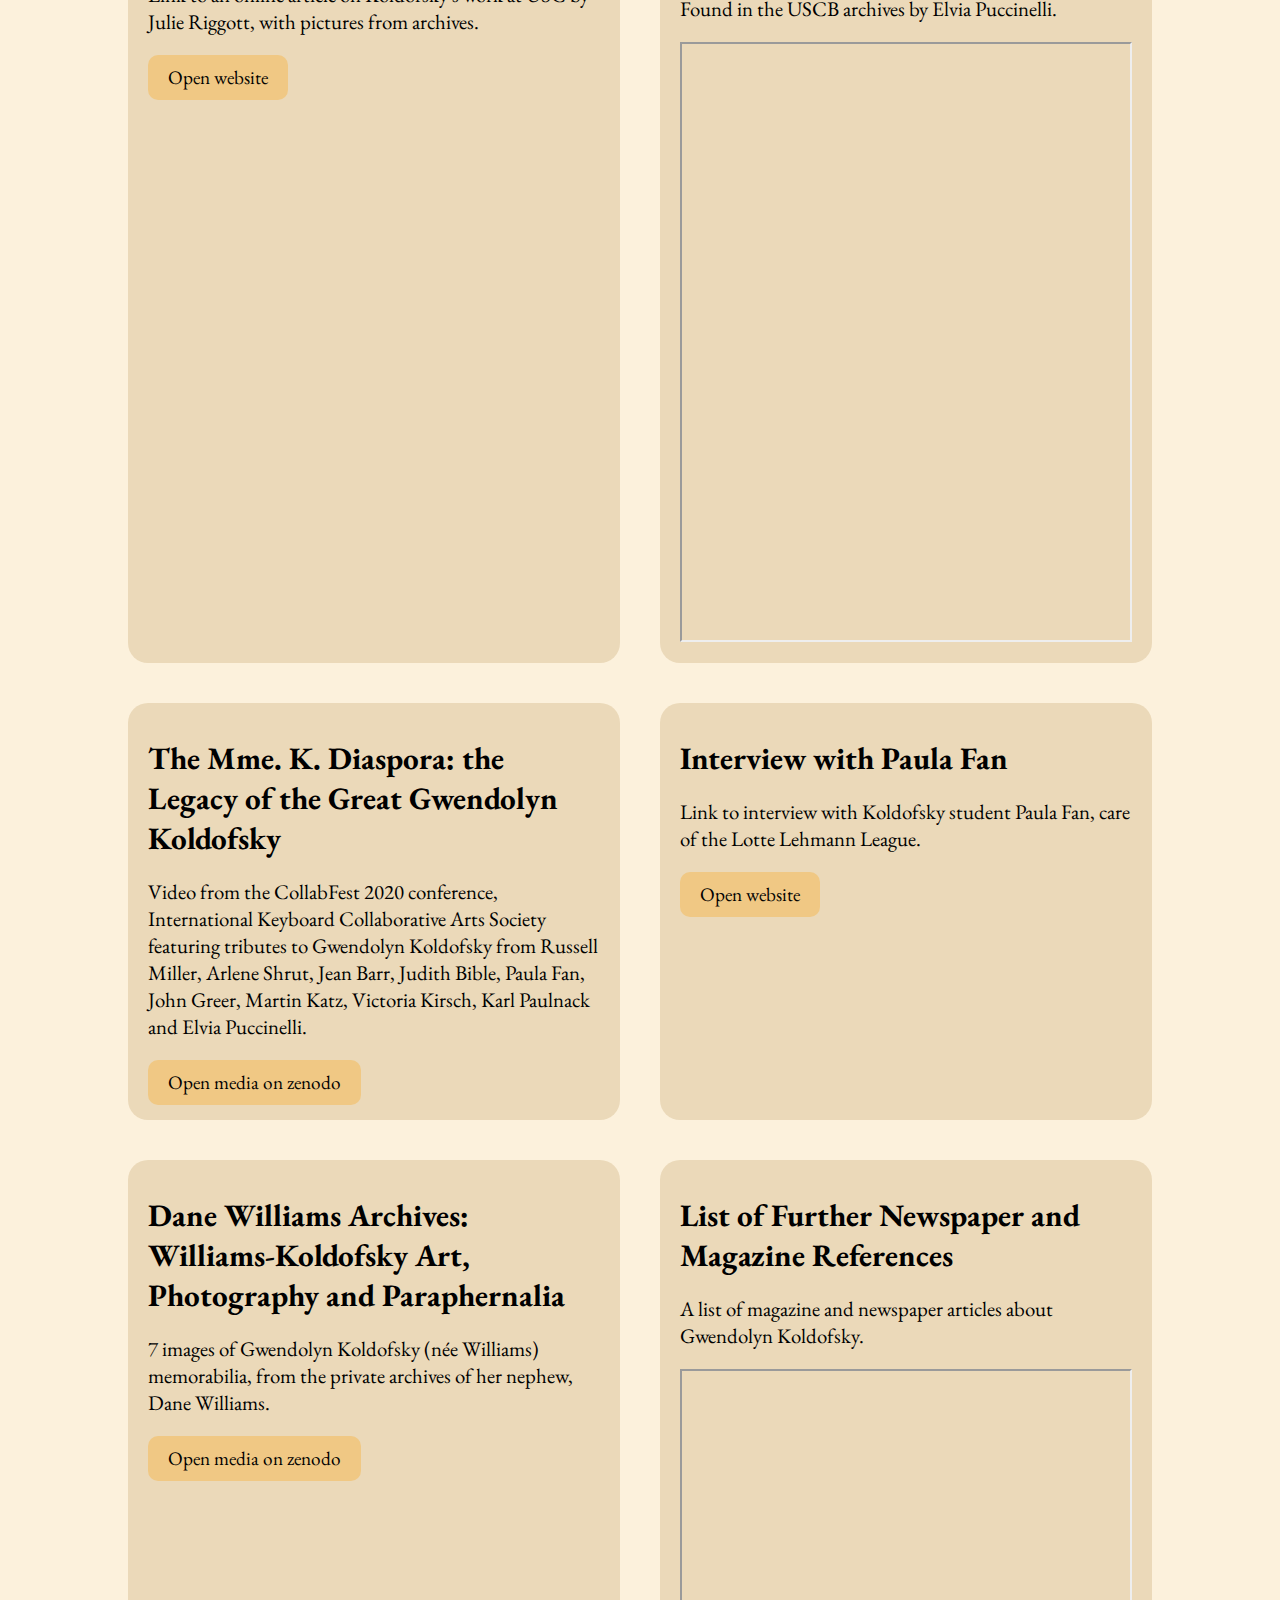
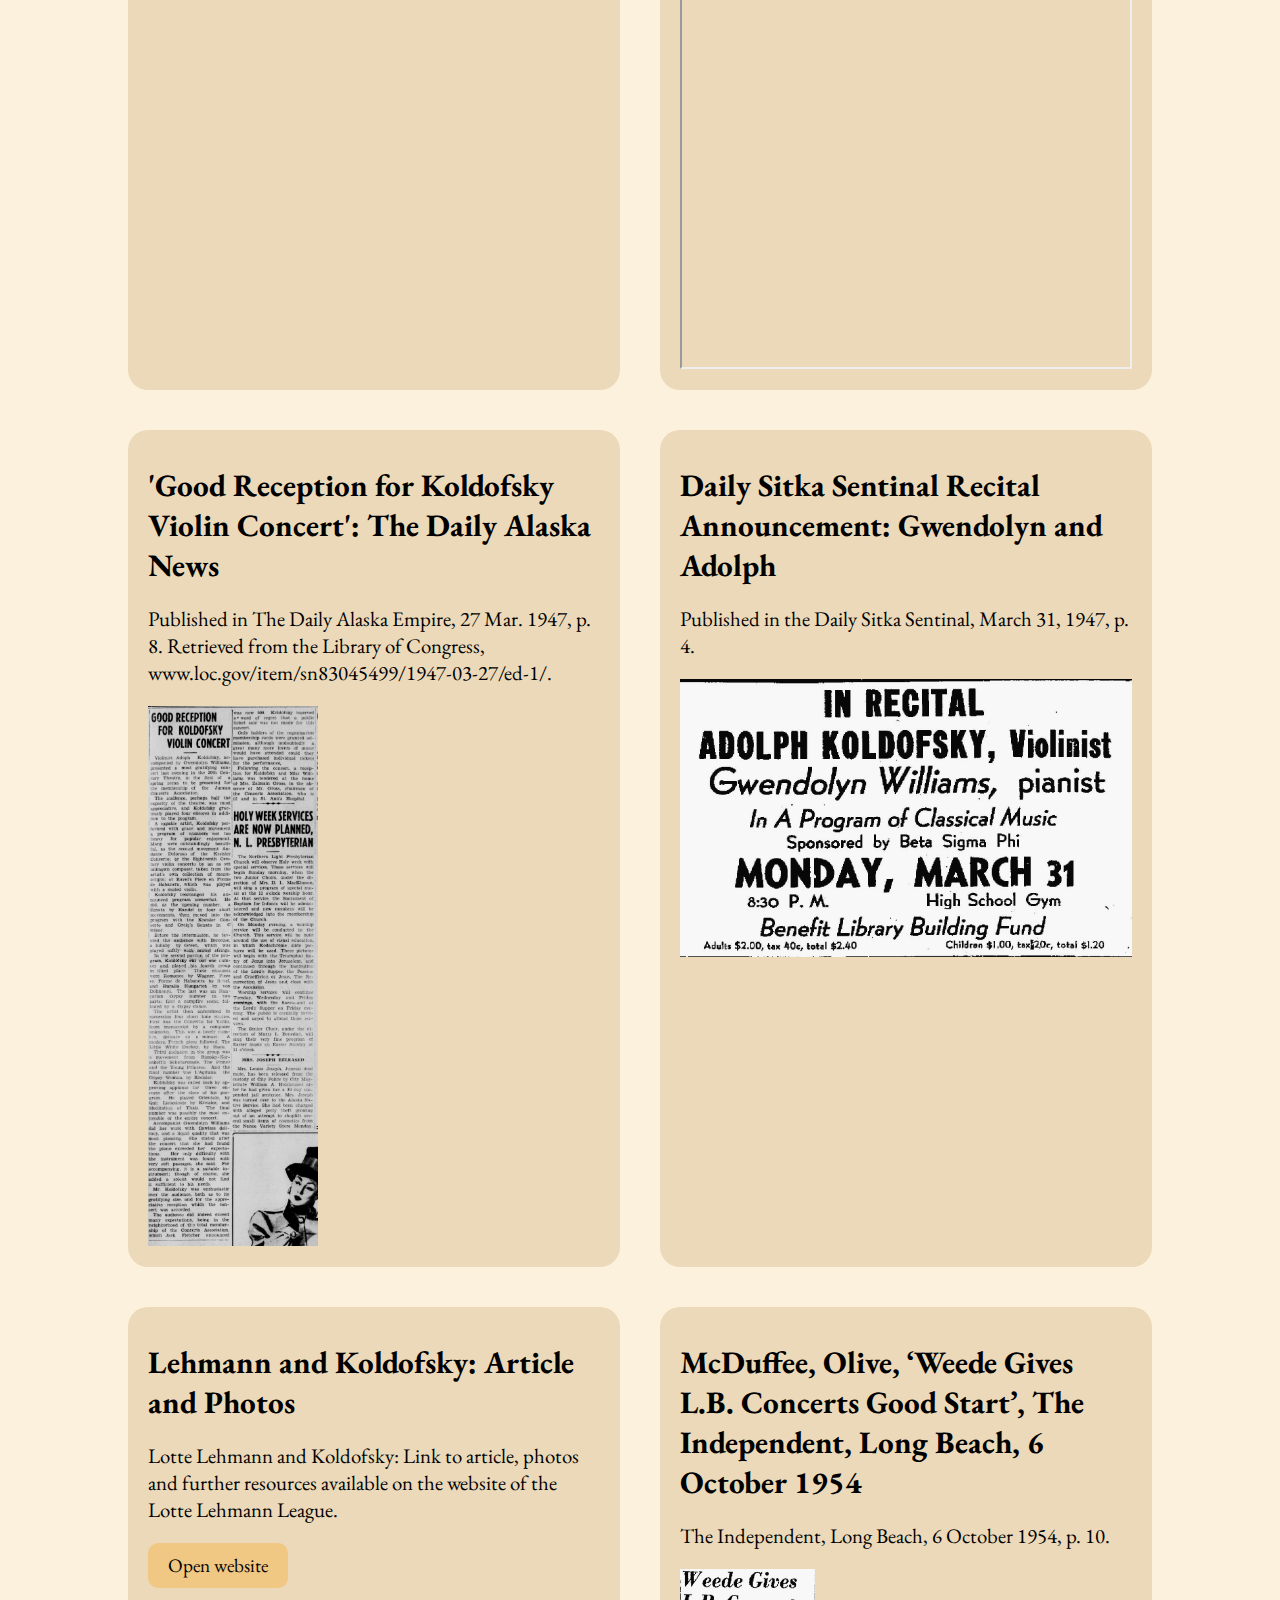
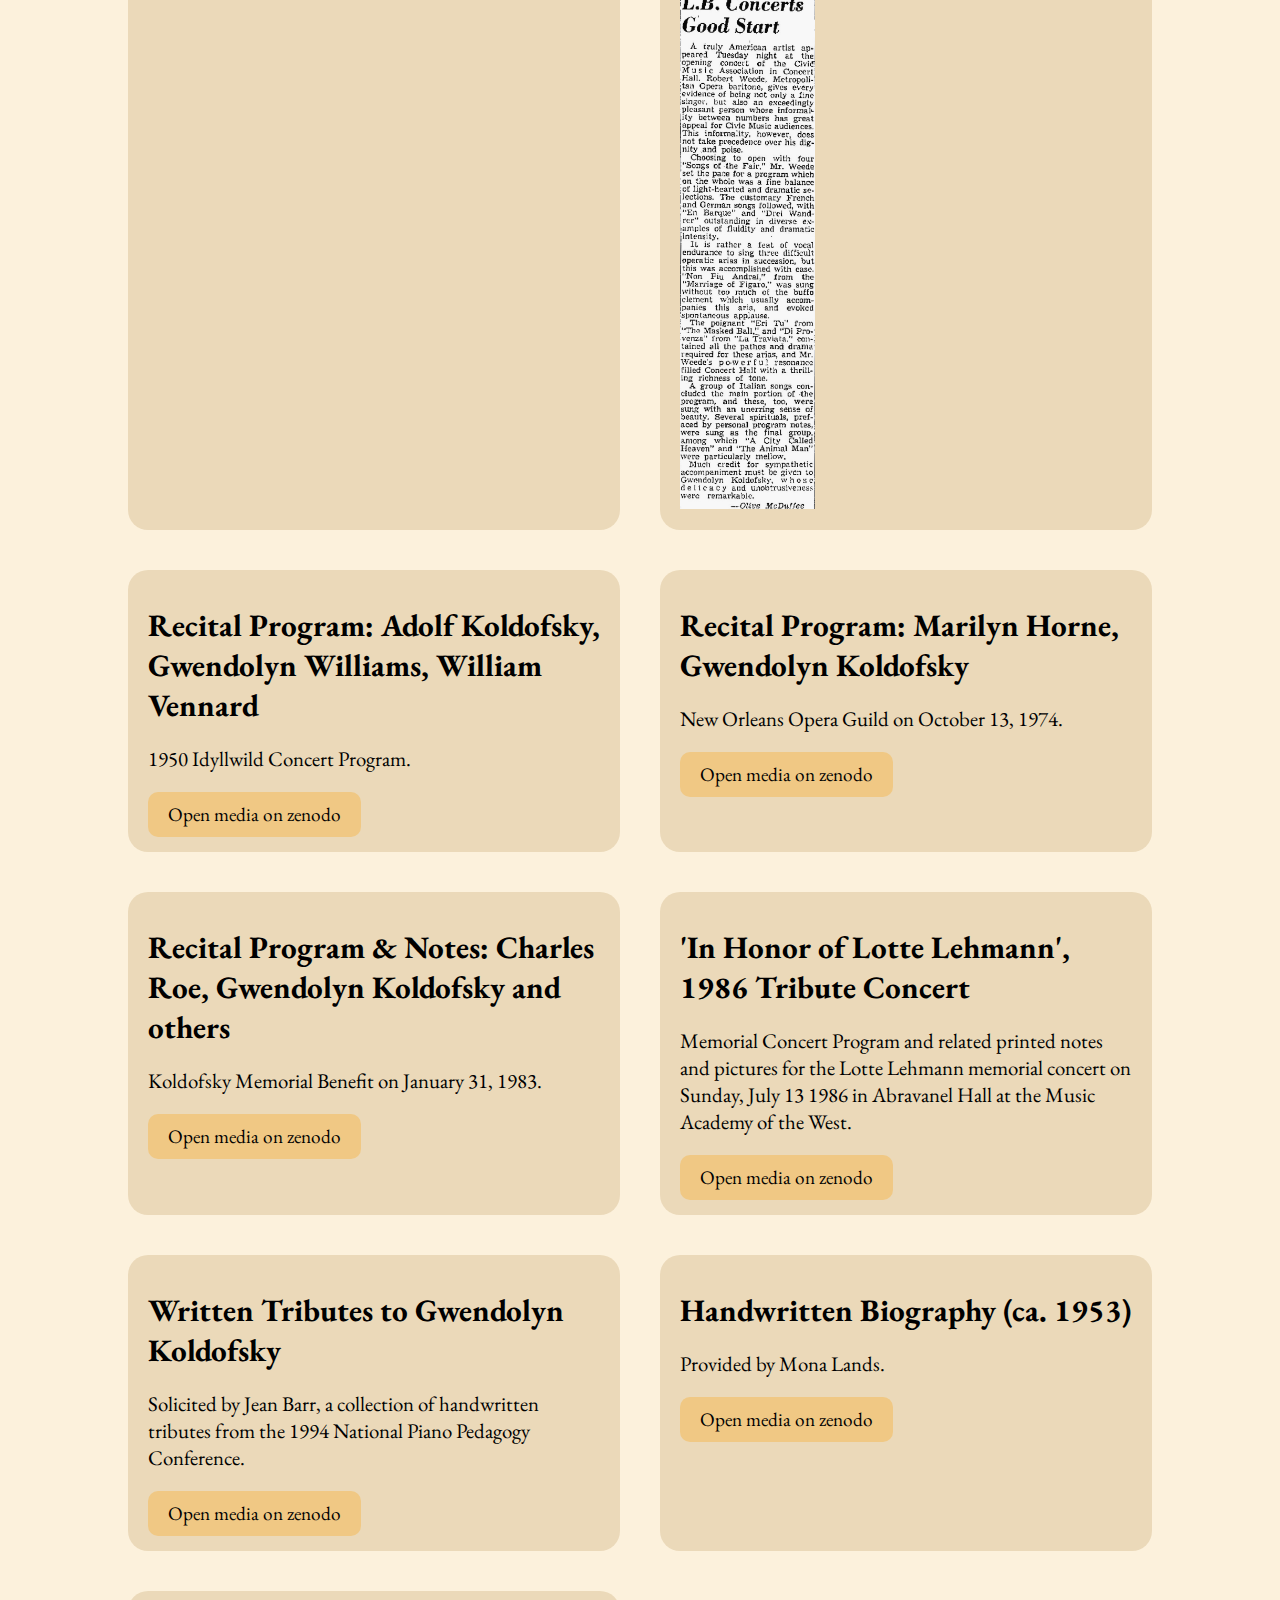
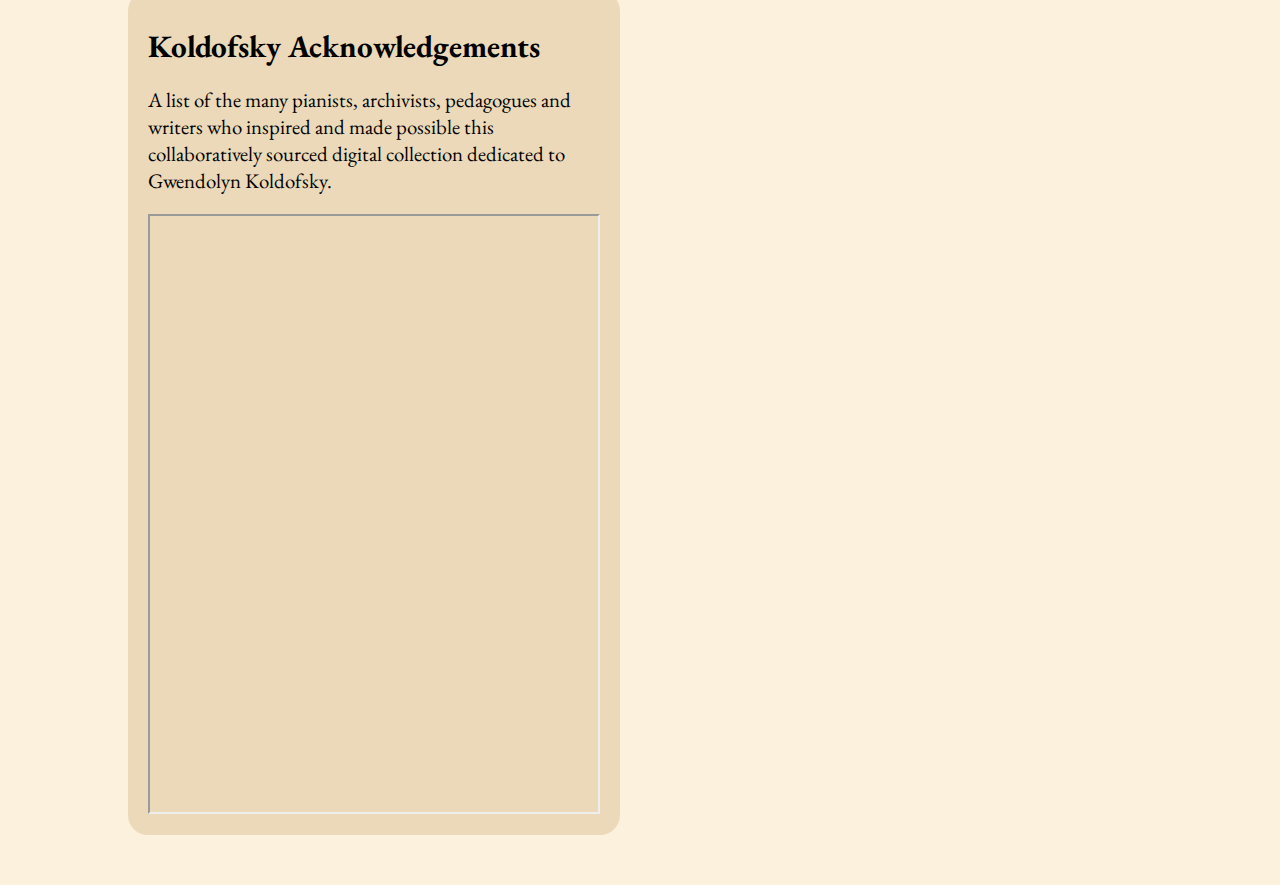
<file: koldofsky-collection.html>
<!DOCTYPE html>
<html lang="en">
  <head>
    <meta charset="UTF-8" />
    <meta name="viewport" content="width=device-width, initial-scale=1.0" />
    <title>Accompaniment in America</title>
    <link rel="stylesheet" href="styles.css" />
    <link rel="preconnect" href="https://fonts.googleapis.com" />
    <link rel="preconnect" href="https://fonts.gstatic.com" crossorigin />
    <link
      href="https://fonts.googleapis.com/css2?family=EB+Garamond:ital,wght@0,400..800;1,400..800&display=swap"
      rel="stylesheet"
    />
  </head>
  <body>
    <nav>
      <h1>Accompaniment in America</h1>
      <div class="nav-links">
        <a href="index.html">About</a>
        <a href="koldofsky-collection.html">Koldofsky Collection</a>
        <div class="dropdown-wrapper">
          <span>Profiles</a>
          <div class="dropdown-links">
            <a href="barr-collection.html">Jean Barr</a>
            <a href="wustman-collection.html">John Wustman</a>
            <a href="bossart-collection.html">Eugene Bossart</a>
            <a href="katz-collection.html">Martin Katz</a>
            <a href="sanders-collection.html">Samuel Sanders</a>
            <a href="garrett-collection.html">Margo Garrett</a>
            <a href="epperson-collection.html">Anne Epperson</a>
          </div>
        </div>
        <a href="programs.html">Programs</a>
        <a href="perspectives.html">Perspectives</a>
        <a href="resources.html">Resources</a>
      </div>
    </nav>
    <div class="content-layout-wrapper">
      <h1>Koldofsky Collection</h1>
      <div class="content-layout perspectives">
        <div class="perspective center">
          <p>
            <h2>Audio Files: Interviews with Koldofsky Students and Colleagues</h2>
            Excerpts from 10 interviews with Arlene Shrut, Juliana Gondek, John Keene, Grant Gershon, Erich Parce, Phillip Young, Dane Williams, Daniel Lockert, Judith Bible, and Mark Trawka in 2024.
          </p>
          <a href="https://zenodo.org/records/14809572" target="_blank">
            <button>Open media on zenodo</button>
          </a>
        </div>
        <div class="perspective">
          <p>
            <h2>'Profiles in Music' Interview with William Triplett</h2>
            Previously unpublished recording of an extended radio interview from spring of 1989, titled 'Profiles in Music: Gwendolyn Koldofsky'.
          </p>
          <a href="https://zenodo.org/records/14211690" target="_blank">
            <button>Open media on zenodo</button>
          </a>
        </div>
        <div class="perspective">
          <p>
            <h2>Lotte Lehmann: Santa Barbara Farewell Recital with Gwendolyn Koldofsky (Audio Recording from 1951)</h2>
            21 .wav files of one of Lotte Lehmann's two farewell recitals from 1951, performing with Koldofsky. It is no longer commercially accessible, but a copy was found in the personal effects of Alan Smith at the University of Southern California by Elvia Puccinelli. It was digitized by David Huff, sound preservationist at the University of North Texas, and is published here under the Creative Commons Attribution 4.0 International license.
          </p>
          <a href="https://zenodo.org/records/14226540" target="_blank">
            <button>Open media on zenodo</button>
          </a>
        </div>
        <div class="perspective">
          <p>
            <h2>'Queen of the Art Song': The Oregonian</h2>
            News article on Gwendolyn Koldofsky, and two color scans of the associated photos, by Tim Jewett, from clippings provided by Daniel Lockert. Originally published on pages C1 and C3 of The Oregonian on 6 July 1987. Property of Oregonian Publishing Co. and republished here digitally under a no-contest agreement; they may not be reused.
          </p>
          <img src="media/koldofsky/Oregonian_Photo1Jewett.jpg" alt="Content">
          <img src="media/koldofsky/OregonianPhoto2Jewett.jpg" alt="Content">
          <iframe src="media/koldofsky/OregonianCombinedArticle.pdf" title="Content"></iframe>
        </div>
        <div class="perspective">
          <p>
            <h2>Media Advisory: Koldofsky Obituary</h2>
            Undated media advisory mailed to Music Academy of the West staff in Santa Barbara following Gwendolyn Kodolfsky’s death.
          </p>
          <a href="https://zenodo.org/records/14236745" target="_blank">
            <button>Open media on zenodo</button>
          </a>
        </div>
        <div class="perspective">
          <p>
            <h2>Printed Program and Remarks: Gwendolyn Koldofsky Memorial Concert, USC 1999</h2>
            Printed Program and Remarks: Gwendolyn Koldofsky Memorial Concert, USC 1999.
          </p>
          <a href="https://zenodo.org/records/14247883" target="_blank">
            <button>Open media on zenodo</button>
          </a>
        </div>
        <div class="perspective">
          <p>
            <h2>Gwendolyn Koldofsky Memorial Audio</h2>
            Previously unpublished, private recording, sponsored and organized by Alan Smith, of the spoken tributes to Gwendolyn Koldofsky by Steven Sample, Larry Livingston and Marilyn Horne from the Memorial event held in October 1999 at Bovard Auditorium at USC.
          </p>
          <a href="https://zenodo.org/records/14211521" target="_blank">
            <button>Open media on zenodo</button>
          </a>
        </div>
        <div class="perspective">
          <p>
            <h2>Koldofsky Student List Text</h2>
            Handwritten document of Koldofsky students, categorized as singers, pianists, or conductors. Provided by Mona Lands.
          </p>
          <a href="https://zenodo.org/records/14597301" target="_blank">
            <button>Open media on zenodo</button>
          </a>
        </div>
        <div class="perspective">
          <p>
            <h2>Recommended Reading List Text</h2>
            Extensive literature list distributed to Kodofsky students at USC, giving insight into Koldofsky as a scholar.
          </p>
          <a href="https://zenodo.org/records/14597350" target="_blank">
            <button>Open media on zenodo</button>
          </a>
        </div>
        <div class="perspective">
          <p>
            <h2>Koldofsky: Suggested Vocal Repertoire</h2>
            .pdf scan of Gwendolyn Koldofsky's handwritten song literature repertoire suggestions for her students. Original copy provided by Daniel Lockert, published here under the Creative Commons Attribution 4.0 International license.
          </p>
          <a href="https://zenodo.org/records/14238913" target="_blank">
            <button>Open media on zenodo</button>
          </a>
        </div>
        <div class="perspective">
          <p>
            <h2>Notes for Recital Preparation and Repertoire by Gwendolyn Koldofsky, Literature List for Collaborative Pianists by Russell Miller</h2>
            From the personal archives of Gwendolyn Koldofsky pupil, Russel Miller, this .pdf scan includes handwritten notes by Koldofsky's concerning recital preparation, appropriate repertoire and literature. It also includes an extensive literature list compiled by Miller himself and is published under the Creative Commons Attribution 4.0 International license.
          </p>
          <a href="https://zenodo.org/records/14235840" target="_blank">
            <button>Open media on zenodo</button>
          </a>
        </div>
        <div class="perspective">
          <p>
            <h2>Steven Harlos: Koldofsky Lesson Notes </h2>
            Scan of notes from song class, a private lesson and annotations on a recital programming assignment provided by Koldofsky student Steven Harlos, in Koldofsky's own handwriting.
          </p>
          <a href="https://zenodo.org/records/14393210" target="_blank">
            <button>Open media on zenodo</button>
          </a>
        </div>
        <div class="perspective">
          <p>
            <h2>Studies with Gwendolyn Koldofsky at the University of Southern California: Deon Nielsen Price Reminisces</h2>
            Author Deon Nielsen Price submitted this preprint to Elvia Puccinelli on 4 November 2024 for use here.
          </p>
          <a href="https://zenodo.org/records/14246924" target="_blank">
            <button>Open media on zenodo</button>
          </a>
        </div>
        <div class="perspective">
          <p>
            <h2>'Collaborating Across Generations'</h2>
            Link to an online article on Koldofsky's work at USC by Julie Riggott, with pictures from archives.
          </p>
          <a href=" https://music.usc.edu/spotlights/usc-thornton-keyboard-collaborative-arts-koldofsky/" target="_blank">
            <button>Open website</button>
          </a>
        </div>
        <div class="perspective">
          <p>
            <h2>Gwendolyn Koldofsky Sayings</h2>
            A collection of previously unpublished Koldofsky's sayings, by her pupil, pianist Marshall Williamson. Found in the USCB archives by Elvia Puccinelli.
          </p>
          <iframe src="media/koldofsky/Gwendolyn_Koldofsky_Sayings.pdf" title="Content"></iframe>
        </div>
        <div class="perspective">
          <p>
            <h2>The Mme. K. Diaspora: the Legacy of the Great Gwendolyn Koldofsky</h2>
            Video from the CollabFest 2020 conference, International Keyboard Collaborative Arts Society featuring tributes to Gwendolyn Koldofsky from Russell Miller, Arlene Shrut, Jean Barr, Judith Bible, Paula Fan, John Greer, Martin Katz, Victoria Kirsch, Karl Paulnack and Elvia Puccinelli.
          </p>
          <a href="https://zenodo.org/records/14229733" target="_blank">
            <button>Open media on zenodo</button>
          </a>
        </div>
        <div class="perspective">
          <p>
            <h2>Interview with Paula Fan</h2>
            Link to interview with Koldofsky student Paula Fan, care of the Lotte Lehmann League.
          </p>
          <a href="https://www.lottelehmannleague.org/wp-content/uploads/2012/07/PaulaFanInterview.mp3" target="_blank">
            <button>Open website</button>
          </a>
        </div>
        <div class="perspective">
          <p>
            <h2>Dane Williams Archives: Williams-Koldofsky Art, Photography and Paraphernalia</h2>
            7 images of Gwendolyn Koldofsky (née Williams) memorabilia, from the private archives of her nephew, Dane Williams.
          </p>
          <a href="https://zenodo.org/records/14392057" target="_blank">
            <button>Open media on zenodo</button>
          </a>
        </div>
        <div class="perspective">
          <p>
            <h2>List of Further Newspaper and Magazine References</h2>
            A list of magazine and newspaper articles about Gwendolyn Koldofsky.
          </p>
          <iframe src="media/koldofsky/List_of_Further_Newspaper_and_Magazine_References.pdf" title="Content"></iframe>
        </div>
        <div class="perspective">
          <p>
            <h2>'Good Reception for Koldofsky Violin Concert': The Daily Alaska News</h2>
            Published in The Daily Alaska Empire, 27 Mar. 1947, p. 8. Retrieved from the Library of Congress, www.loc.gov/item/sn83045499/1947-03-27/ed-1/.
          </p>
          <img src="media/koldofsky/Good_Reception_for_Koldofsky_Violin_Concert.jpg" alt="Content">
        </div>
        <div class="perspective">
          <p>
            <h2>Daily Sitka Sentinal Recital Announcement: Gwendolyn and Adolph</h2>
            Published in the Daily Sitka Sentinal, March 31, 1947, p. 4.
          </p>
          <img src="media/koldofsky/PasadenaStarClipping.jpg" alt="Content">
        </div>
        <div class="perspective">
          <p>
            <h2>Lehmann and Koldofsky: Article and Photos</h2>
            Lotte Lehmann and Koldofsky: Link to article, photos and further resources available on the website of the Lotte Lehmann League.
          </p>
          <a href="https://lottelehmannleague.org/2011/koldofsky/" target="_blank">
            <button>Open website</button>
          </a>
        </div>
        <div class="perspective">
          <p>
            <h2>McDuffee, Olive, ‘Weede Gives L.B. Concerts Good Start’, The Independent, Long Beach, 6 October 1954</h2>
            The Independent, Long Beach, 6 October 1954, p. 10.
          </p>
          <img src="media/koldofsky/McDuffee_Olive_Weede_Gives_Concert.jpg" alt="Content">
        </div>
        <div class="perspective">
          <p>
            <h2>Recital Program: Adolf Koldofsky, Gwendolyn Williams, William Vennard</h2>
            1950 Idyllwild Concert Program.
          </p>
          <a href="https://zenodo.org/records/14236651" target="_blank">
            <button>Open media on zenodo</button>
          </a>
        </div>
        <div class="perspective">
          <p>
            <h2>Recital Program: Marilyn Horne, Gwendolyn Koldofsky </h2>
            New Orleans Opera Guild on October 13, 1974.
          </p>
          <a href="https://zenodo.org/records/14247281" target="_blank">
            <button>Open media on zenodo</button>
          </a>
        </div>
        <div class="perspective">
          <p>
            <h2>Recital Program & Notes: Charles Roe, Gwendolyn Koldofsky and others</h2>
            Koldofsky Memorial Benefit on January 31, 1983.
          </p>
          <a href="https://zenodo.org/records/14229905" target="_blank">
            <button>Open media on zenodo</button>
          </a>
        </div>
        <div class="perspective">
          <p>
            <h2>'In Honor of Lotte Lehmann', 1986 Tribute Concert</h2>
            Memorial Concert Program and related printed notes and pictures for the Lotte Lehmann memorial concert on Sunday, July 13 1986 in Abravanel Hall at the Music Academy of the West.
          </p>
          <a href="https://zenodo.org/records/14230484" target="_blank">
            <button>Open media on zenodo</button>
          </a>
        </div>
        <div class="perspective">
          <p>
            <h2>Written Tributes to Gwendolyn Koldofsky </h2>
            Solicited by Jean Barr, a collection of handwritten tributes from the 1994 National Piano Pedagogy Conference.
          </p>
          <a href="https://zenodo.org/records/14235792" target="_blank">
            <button>Open media on zenodo</button>
          </a>
        </div>
        <div class="perspective">
          <p>
            <h2>Handwritten Biography (ca. 1953)</h2>
            Provided by Mona Lands.
          </p>
          <a href="https://zenodo.org/records/14596995" target="_blank">
            <button>Open media on zenodo</button>
          </a>
        </div>
        <div class="perspective">
          <p>
            <h2>Koldofsky Acknowledgements</h2>
            A list of the many pianists, archivists, pedagogues and writers who inspired and made possible this collaboratively sourced digital collection dedicated to Gwendolyn Koldofsky.
          </p>
          <iframe src="media/koldofsky/Koldofsky_Acknowledgements.pdf" title="Content"></iframe>
        </div>
      </div>
    </div>
  </body>
</html>
</file>
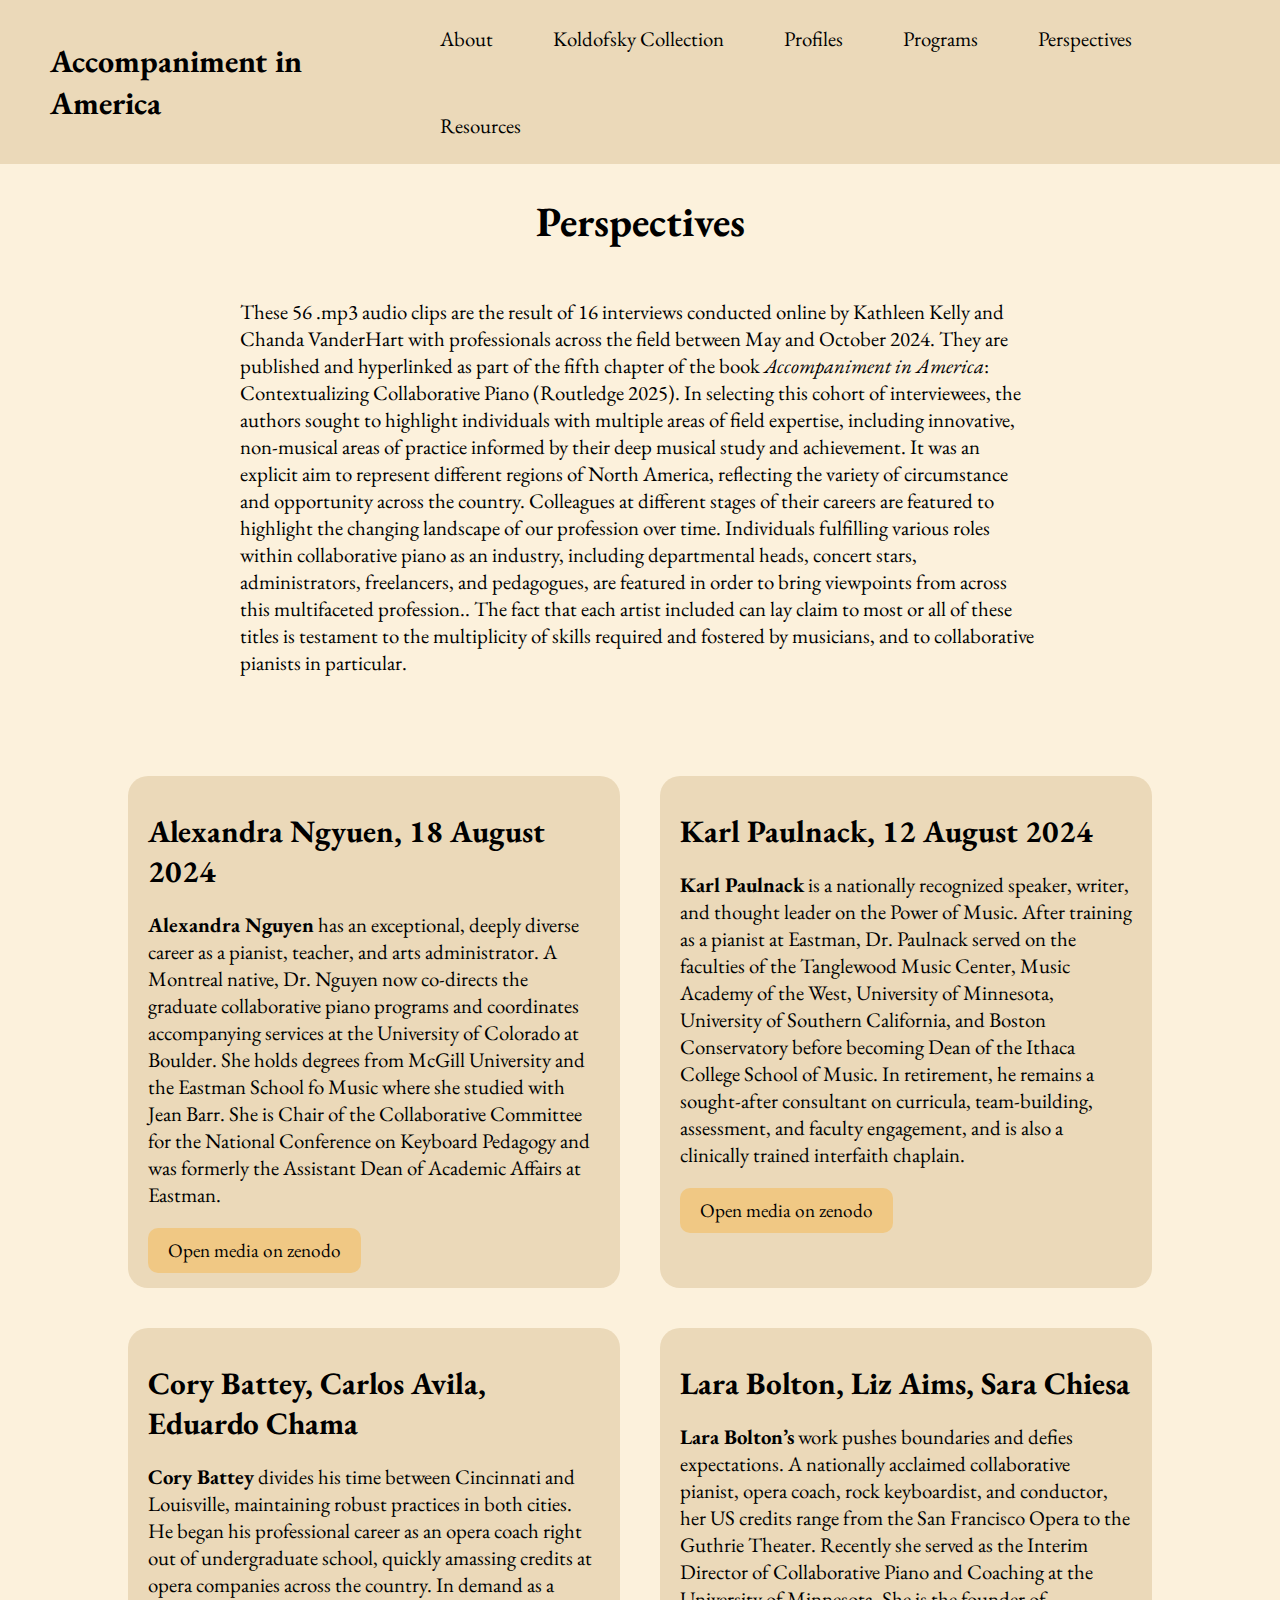
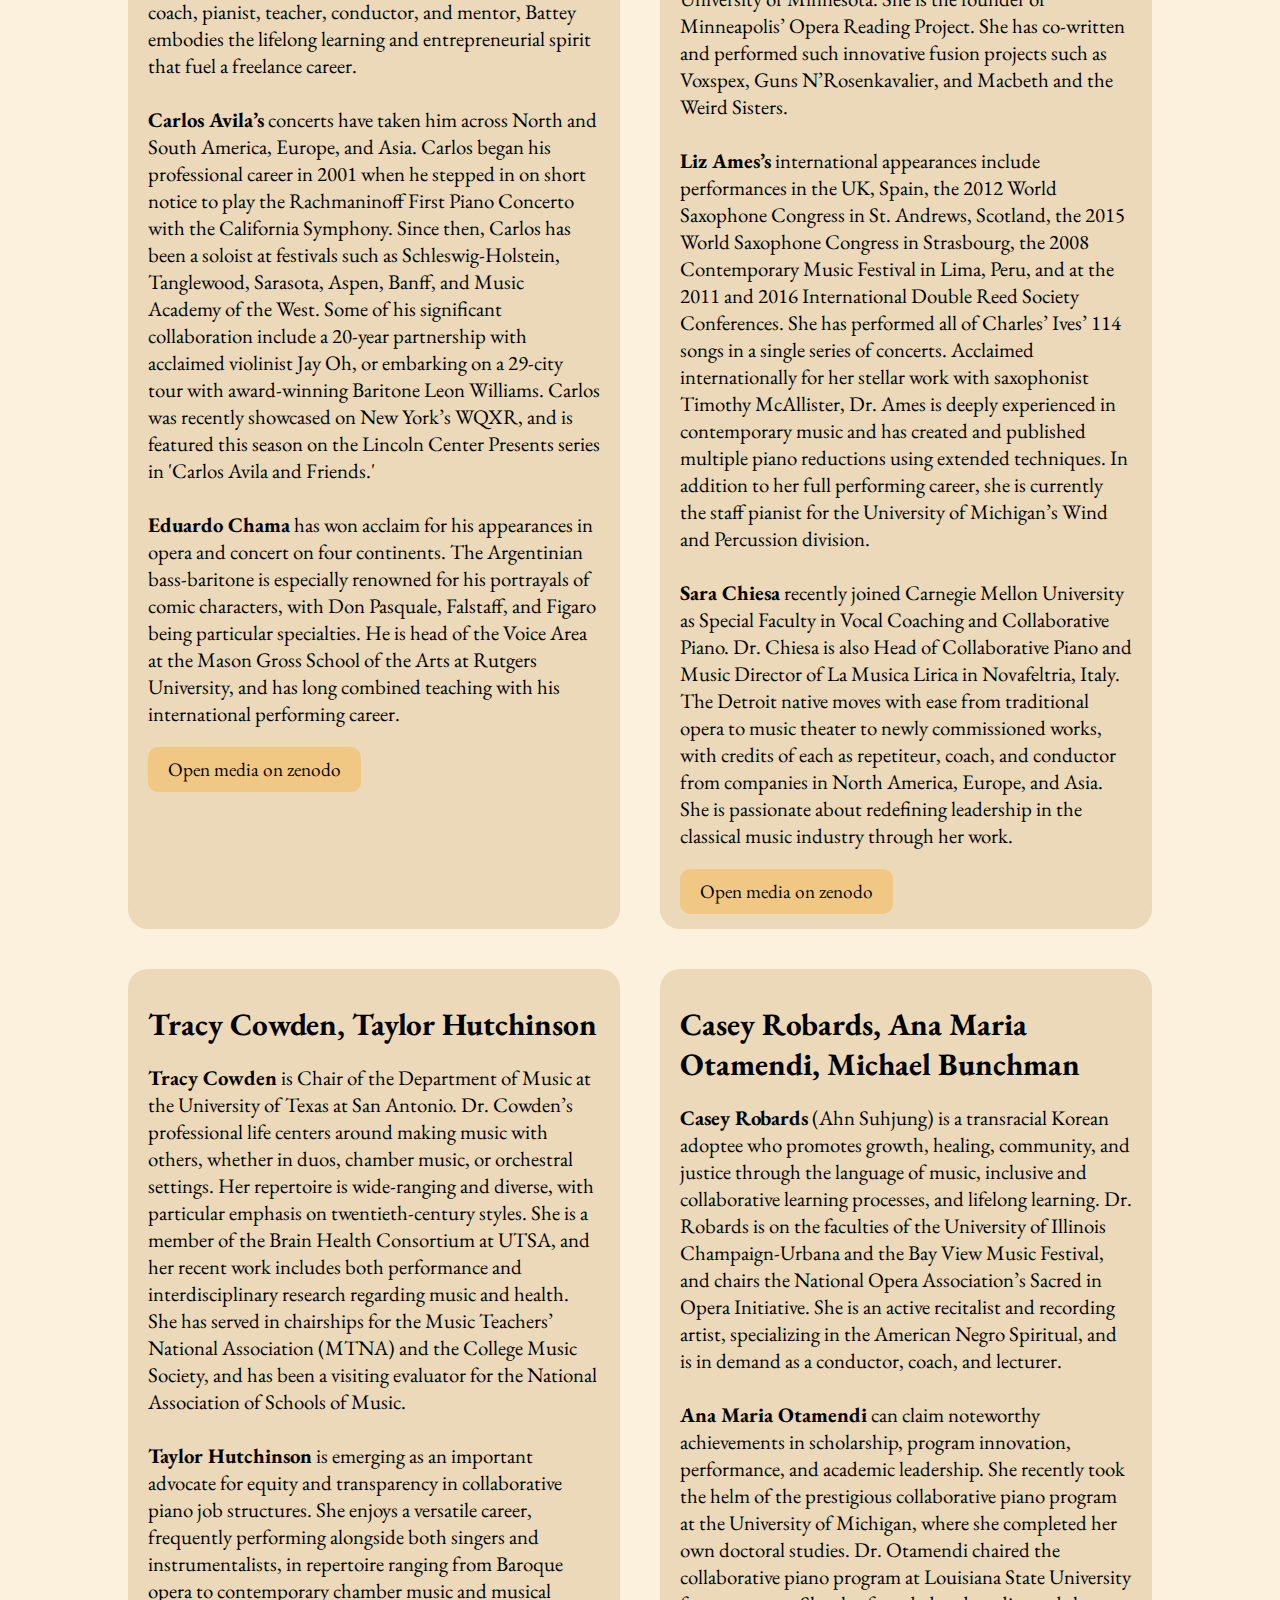
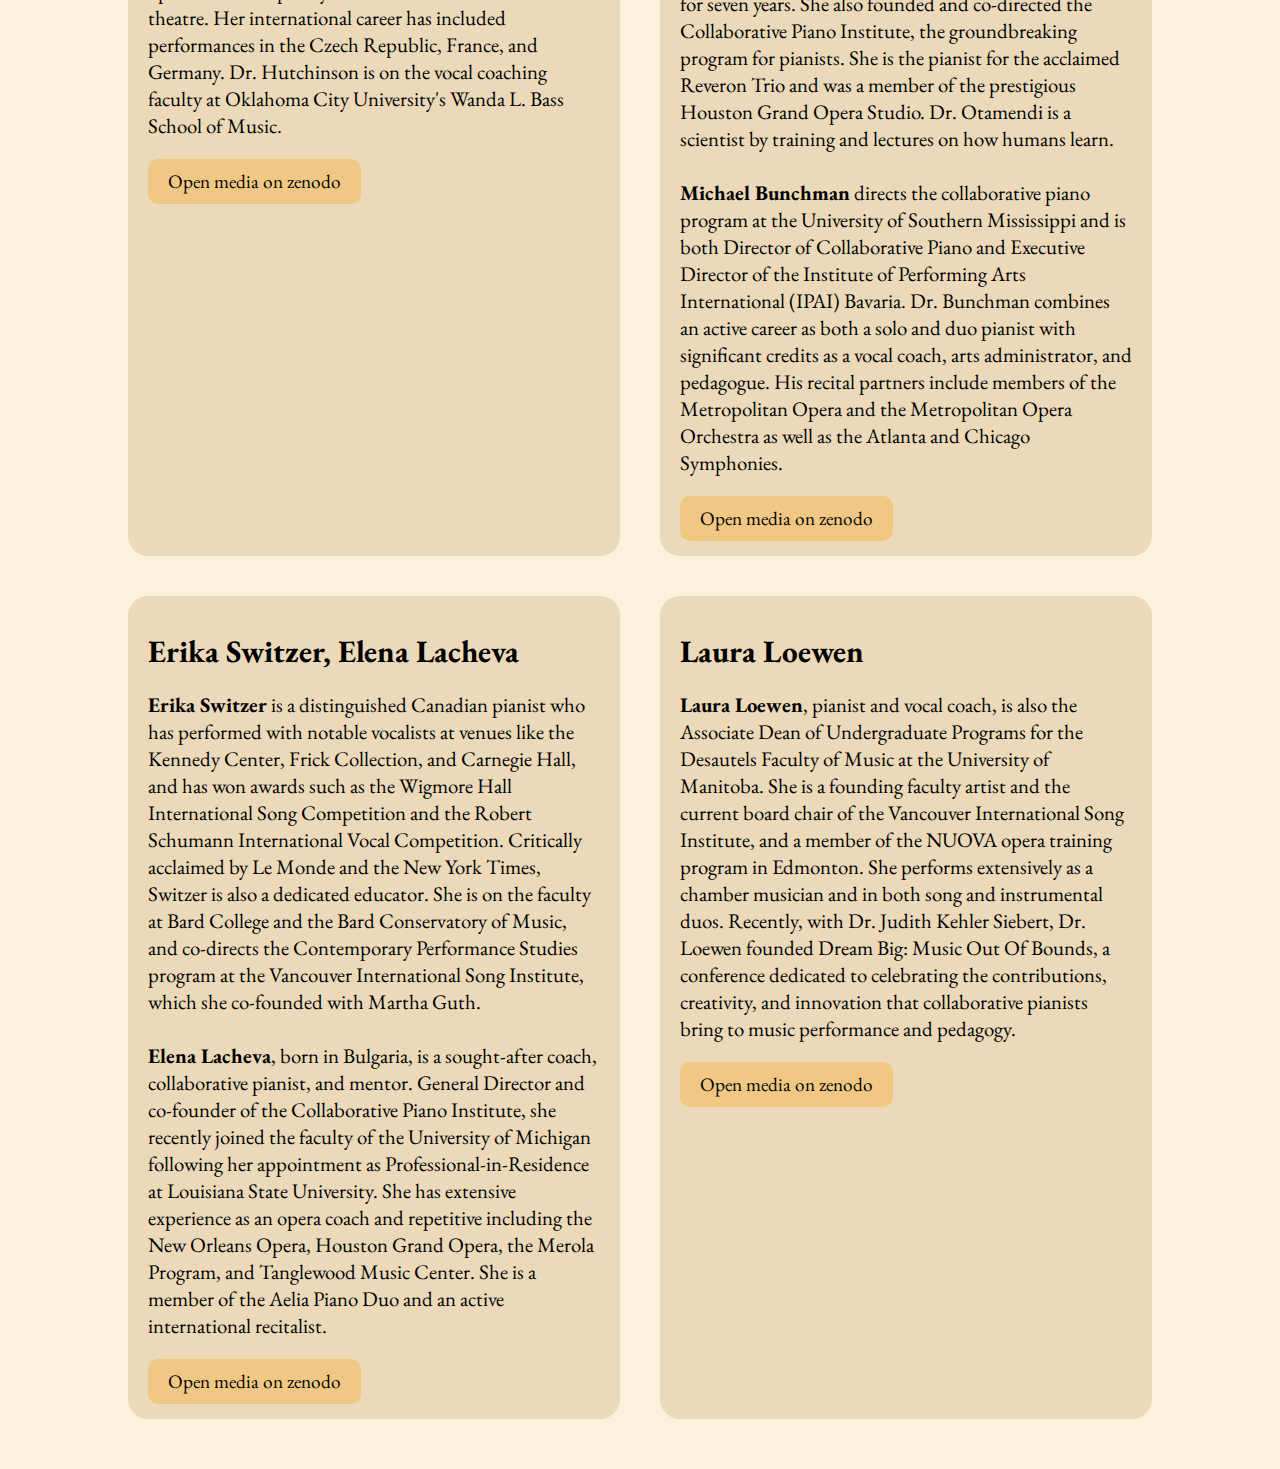
<file: perspectives.html>
<!DOCTYPE html>
<html lang="en">
  <head>
    <meta charset="UTF-8" />
    <meta name="viewport" content="width=device-width, initial-scale=1.0" />
    <title>Accompaniment in America</title>
    <link rel="stylesheet" href="styles.css" />
    <link rel="preconnect" href="https://fonts.googleapis.com" />
    <link rel="preconnect" href="https://fonts.gstatic.com" crossorigin />
    <link
      href="https://fonts.googleapis.com/css2?family=EB+Garamond:ital,wght@0,400..800;1,400..800&display=swap"
      rel="stylesheet"
    />
  </head>
  <body>
    <nav>
      <h1>Accompaniment in America</h1>
      <div class="nav-links">
        <a href="index.html">About</a>
        <a href="koldofsky-collection.html">Koldofsky Collection</a>
        <div class="dropdown-wrapper">
          <span>Profiles</a>
          <div class="dropdown-links">
            <a href="barr-collection.html">Jean Barr</a>
            <a href="wustman-collection.html">John Wustman</a>
            <a href="bossart-collection.html">Eugene Bossart</a>
            <a href="katz-collection.html">Martin Katz</a>
            <a href="sanders-collection.html">Samuel Sanders</a>
            <a href="garrett-collection.html">Margo Garrett</a>
            <a href="epperson-collection.html">Anne Epperson</a>
          </div>
        </div>
        <a href="programs.html">Programs</a>
        <a href="perspectives.html">Perspectives</a>
        <a href="resources.html">Resources</a>
      </div>
    </nav>
    <div class="content-layout-wrapper">
      <h1>Perspectives</h1>
      <p class="content-layout">These 56 .mp3 audio clips are the result of 16 interviews conducted online by Kathleen Kelly and Chanda VanderHart with professionals across the field between May and October 2024. They are published and hyperlinked as part of the fifth chapter of the book <i>Accompaniment in America</i>: Contextualizing Collaborative Piano (Routledge 2025). In selecting this cohort of interviewees, the authors sought to highlight individuals with multiple areas of field expertise, including innovative, non-musical areas of practice informed by their deep musical study and achievement. It was an explicit aim to represent different regions of North America, reflecting the variety of circumstance and opportunity across the country. Colleagues at different stages of their careers are featured to highlight the changing landscape of our profession over time.  Individuals fulfilling various roles within collaborative piano as an industry, including departmental heads, concert stars, administrators, freelancers, and pedagogues, are featured in order to bring viewpoints from across this multifaceted profession.. The fact that each artist included can lay claim to most or all of these titles is testament to the multiplicity of skills required and fostered by musicians, and to collaborative pianists in particular.
      </p>
      <div class="content-layout perspectives">
        <div class="perspective">
          <p>
            <h2>Alexandra Ngyuen, 18 August 2024</h2>
            <b>Alexandra Nguyen</b> has an exceptional, deeply diverse career as a pianist, teacher, and arts administrator. A Montreal native, Dr. Nguyen now co-directs the graduate collaborative piano programs and coordinates accompanying services at the University of Colorado at Boulder. She holds degrees from McGill University and the Eastman School fo Music where she studied with Jean Barr. She is Chair of the Collaborative Committee for the National Conference on Keyboard Pedagogy  and was formerly the Assistant Dean of Academic Affairs at Eastman.
          </p>
          <a href="https://zenodo.org/records/14231177" target="_blank">
            <button>Open media on zenodo</button>
          </a>
        </div>
        <div class="perspective">
          <p>
            <h2>Karl Paulnack, 12 August 2024</h2>
            <b>Karl Paulnack</b> is a nationally recognized speaker, writer, and thought leader on the Power of Music. After training as a pianist at Eastman, Dr. Paulnack served on the faculties of the Tanglewood Music Center, Music Academy of the West, University of Minnesota, University of Southern California, and Boston Conservatory before becoming Dean of the Ithaca College School of Music. In retirement, he remains a sought-after consultant on curricula, team-building, assessment, and faculty engagement, and is also a clinically trained interfaith chaplain.
          </p>
          <a href="https://zenodo.org/records/14231706" target="_blank">
            <button>Open media on zenodo</button>
          </a>
        </div>
        <div class="perspective">
          <p>
            <h2>Cory Battey, Carlos Avila, Eduardo Chama</h2>
            <b>Cory Battey</b> divides his time between Cincinnati and Louisville, maintaining robust practices in both cities. He began his professional career as an opera coach right out of undergraduate school, quickly amassing credits at opera companies across the country. In demand as a coach, pianist, teacher, conductor, and mentor, Battey embodies the lifelong learning and entrepreneurial spirit that fuel a freelance career.
            <br><br>
            <b>Carlos Avila’s</b> concerts have taken him across North and South America, Europe, and Asia. Carlos began his professional career in 2001 when he stepped in on short notice to play the Rachmaninoff First Piano Concerto with the California Symphony. Since then, Carlos has been a soloist at festivals such as Schleswig-Holstein, Tanglewood, Sarasota, Aspen, Banff, and Music Academy of the West. Some of his significant collaboration include a 20-year partnership with acclaimed violinist Jay Oh, or embarking on a 29-city tour with award-winning Baritone Leon Williams. Carlos was recently showcased on New York’s WQXR, and is featured this season on the Lincoln Center Presents series in 'Carlos Avila and Friends.'
            <br><br>
            <b>Eduardo Chama</b> has won acclaim for his appearances in opera and concert on four continents. The Argentinian bass-baritone is especially renowned for his portrayals of comic characters, with Don Pasquale, Falstaff, and Figaro being particular specialties. He is head of the Voice Area at the Mason Gross School of the Arts at Rutgers University, and has long combined teaching with his international performing career.
          </p>
          <a href="https://zenodo.org/records/14231757" target="_blank">
            <button>Open media on zenodo</button>
          </a>
        </div>
        <div class="perspective">
          <p>
            <h2>Lara Bolton, Liz Aims, Sara Chiesa</h2>
            <b>Lara Bolton’s</b> work pushes boundaries and defies expectations. A nationally acclaimed collaborative pianist, opera coach, rock keyboardist, and conductor, her US credits range from the San Francisco Opera to the Guthrie Theater. Recently she served as the Interim Director of Collaborative Piano and Coaching at the University of Minnesota. She is the founder of Minneapolis’ Opera Reading Project. She has co-written and performed such innovative fusion projects such as Voxspex, Guns N’Rosenkavalier, and Macbeth and the Weird Sisters.
            <br><br>
            <b>Liz Ames’s</b> international appearances include performances in the UK, Spain, the 2012 World Saxophone Congress in St. Andrews, Scotland, the 2015 World Saxophone Congress in Strasbourg, the 2008 Contemporary Music Festival in Lima, Peru, and at the 2011 and 2016 International Double Reed Society Conferences. She has performed all of Charles’ Ives’ 114 songs in a single series of concerts. Acclaimed internationally for her stellar work with saxophonist Timothy McAllister, Dr. Ames is deeply experienced in contemporary music and has created and published multiple piano reductions using extended techniques. In addition to her full performing career, she is currently the staff pianist for the University of Michigan’s Wind and Percussion division.
            <br><br>
            <b>Sara Chiesa</b> recently joined Carnegie Mellon University as Special Faculty in Vocal Coaching and Collaborative Piano. Dr. Chiesa is also Head of Collaborative Piano and Music Director of La Musica Lirica in Novafeltria, Italy. The Detroit native moves with ease from traditional opera to music theater to newly commissioned works, with credits of each as repetiteur, coach, and conductor from companies in North America, Europe, and Asia. She is passionate about redefining leadership in the classical music industry through her work.
          </p>
          <a href="https://zenodo.org/records/14231791" target="_blank">
            <button>Open media on zenodo</button>
          </a>
        </div>
        <div class="perspective">
          <p>
            <h2>Tracy Cowden, Taylor Hutchinson</h2>
            <b>Tracy Cowden</b> is Chair of the Department of Music at the University of Texas at San Antonio. Dr. Cowden’s professional life centers around making music with others, whether in duos, chamber music, or orchestral settings. Her repertoire is wide-ranging and diverse, with particular emphasis on twentieth-century styles. She is a member of the Brain Health Consortium at UTSA, and her recent work includes both performance and interdisciplinary research regarding music and health. She has served in chairships for the Music Teachers’ National Association (MTNA) and the College Music Society, and has been a visiting evaluator for the National Association of Schools of Music.
            <br><br>
            <b>Taylor Hutchinson</b> is emerging as an important advocate for equity and transparency in collaborative piano job structures. She enjoys a versatile career, frequently performing alongside both singers and instrumentalists, in repertoire ranging from Baroque opera to contemporary chamber music and musical theatre.  Her international career has included performances in the Czech Republic, France, and Germany.  Dr. Hutchinson is on the vocal coaching faculty at Oklahoma City University's Wanda L. Bass School of Music.
          </p>
          <a href="https://zenodo.org/records/14231904" target="_blank">
            <button>Open media on zenodo</button>
          </a>
        </div>
        <div class="perspective">
          <p>
            <h2>Casey Robards, Ana Maria Otamendi, Michael Bunchman</h2>
            <b>Casey Robards</b> (Ahn Suhjung) is a transracial Korean adoptee who promotes growth, healing, community, and justice through the language of music, inclusive and collaborative learning processes, and lifelong learning. Dr. Robards is on the faculties of the University of Illinois Champaign-Urbana and the Bay View Music Festival, and chairs the National Opera Association’s Sacred in Opera Initiative. She is an active recitalist and recording artist, specializing in the American Negro Spiritual, and is in demand as a conductor, coach, and lecturer.
            <br><br>
            <b>Ana Maria Otamendi</b> can claim noteworthy achievements in scholarship, program innovation, performance, and academic leadership. She recently took the helm of the prestigious collaborative piano program at the University of Michigan, where she completed her own doctoral studies. Dr. Otamendi chaired the collaborative piano program at Louisiana State University for seven years. She also founded and co-directed the Collaborative Piano Institute, the groundbreaking program for pianists. She is the pianist for the acclaimed Reveron Trio and was a member of the prestigious Houston Grand Opera Studio. Dr. Otamendi is a scientist by training and lectures on how humans learn.
            <br><br>
            <b>Michael Bunchman</b> directs the collaborative piano program at the University of Southern Mississippi and is both Director of Collaborative Piano and Executive Director of the Institute of Performing Arts International (IPAI) Bavaria. Dr. Bunchman combines an active career as both a solo and duo pianist with significant credits as a vocal coach, arts administrator, and pedagogue. His recital partners include members of the Metropolitan Opera and the Metropolitan Opera Orchestra as well as the Atlanta and Chicago Symphonies.
          </p>
          <a href="https://zenodo.org/records/14231940" target="_blank">
            <button>Open media on zenodo</button>
          </a>
        </div>
        <div class="perspective">
          <p>
            <h2>Erika Switzer, Elena Lacheva</h2>
            <b>Erika Switzer</b> is a distinguished Canadian pianist who has performed with notable vocalists at venues like the Kennedy Center, Frick Collection, and Carnegie Hall, and has won awards such as the Wigmore Hall International Song Competition and the Robert Schumann International Vocal Competition. Critically acclaimed by Le Monde and the New York Times, Switzer is also a dedicated educator. She is on the faculty at Bard College and the Bard Conservatory of Music, and co-directs the Contemporary Performance Studies program at the Vancouver International Song Institute, which she co-founded with Martha Guth.
            <br><br>
            <b>Elena Lacheva</b>, born in Bulgaria, is a sought-after coach, collaborative pianist, and mentor. General Director and co-founder of the Collaborative Piano Institute, she recently joined the faculty of the University of Michigan following her appointment as Professional-in-Residence at Louisiana State University. She has extensive experience as an opera coach and repetitive including the New Orleans Opera, Houston Grand Opera, the Merola Program, and Tanglewood Music Center. She is a member of the Aelia Piano Duo and an active international recitalist.
          </p>
          <a href="https://zenodo.org/records/14231963" target="_blank">
            <button>Open media on zenodo</button>
          </a>
        </div>
        <div class="perspective">
          <p>
            <h2>Laura Loewen</h2>
            <b>Laura Loewen</b>, pianist and vocal coach, is also the Associate Dean of Undergraduate Programs for the Desautels Faculty of Music at the University of Manitoba. She is a founding faculty artist and the current board chair of the Vancouver International Song Institute, and a member of the NUOVA opera training program in Edmonton. She performs extensively as a chamber musician and in both song and instrumental duos. Recently, with Dr. Judith Kehler Siebert, Dr. Loewen founded Dream Big: Music Out Of Bounds, a conference dedicated to celebrating the contributions, creativity, and innovation that collaborative pianists bring to music performance and pedagogy.
          </p>
          <a href="https://zenodo.org/records/14231996" target="_blank">
            <button>Open media on zenodo</button>
          </a>
        </div>
      </div>
    </div>
  </body>
</html>
</file>
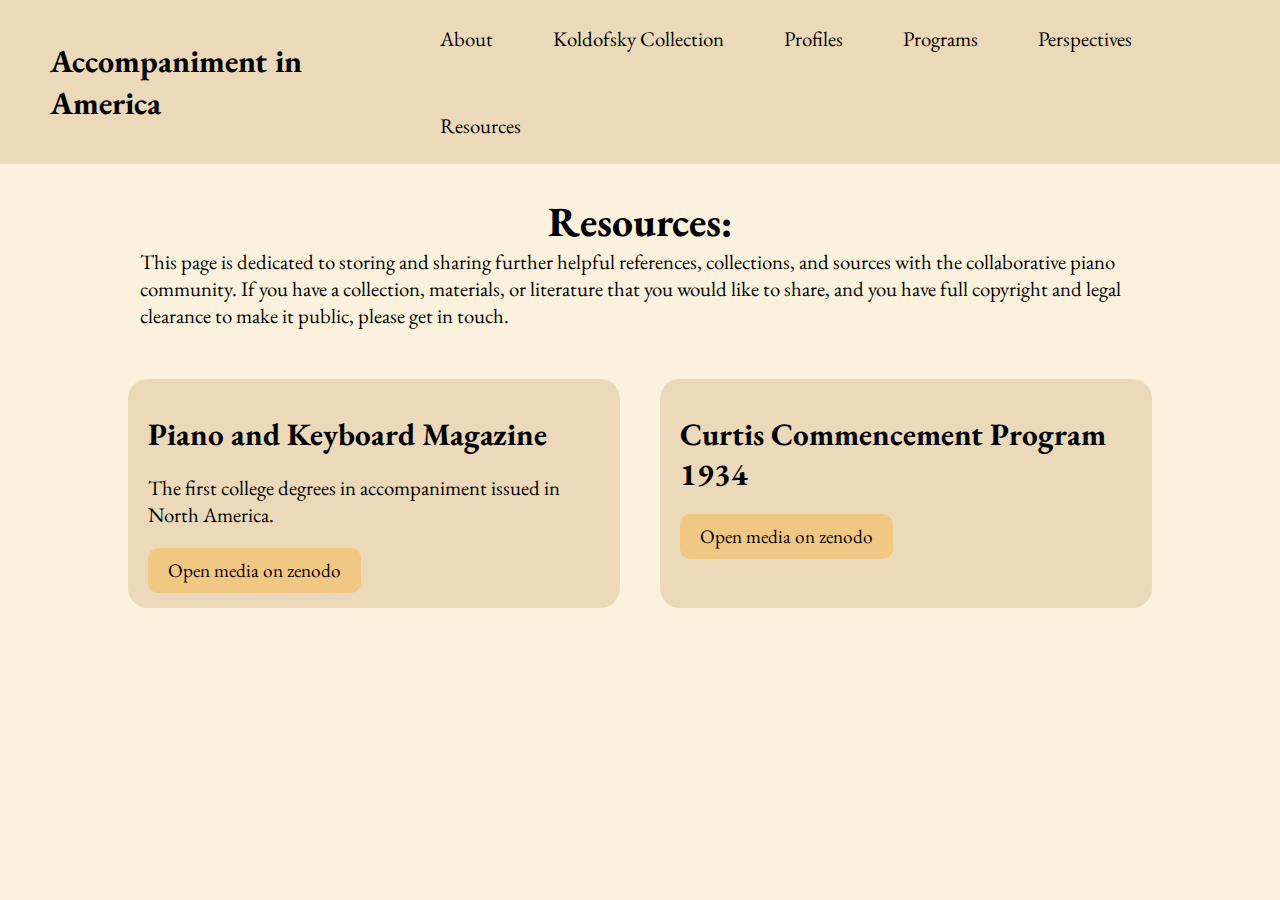
<file: resources.html>
<!DOCTYPE html>
<html lang="en">
  <head>
    <meta charset="UTF-8" />
    <meta name="viewport" content="width=device-width, initial-scale=1.0" />
    <title>Accompaniment in America</title>
    <link rel="stylesheet" href="styles.css" />
    <link rel="preconnect" href="https://fonts.googleapis.com" />
    <link rel="preconnect" href="https://fonts.gstatic.com" crossorigin />
    <link
      href="https://fonts.googleapis.com/css2?family=EB+Garamond:ital,wght@0,400..800;1,400..800&display=swap"
      rel="stylesheet"
    />
  </head>
  <body>
    <nav>
      <h1>Accompaniment in America</h1>
      <div class="nav-links">
        <a href="index.html">About</a>
        <a href="koldofsky-collection.html">Koldofsky Collection</a>
        <div class="dropdown-wrapper">
          <span>Profiles</a>
          <div class="dropdown-links">
            <a href="barr-collection.html">Jean Barr</a>
            <a href="wustman-collection.html">John Wustman</a>
            <a href="bossart-collection.html">Eugene Bossart</a>
            <a href="katz-collection.html">Martin Katz</a>
            <a href="sanders-collection.html">Samuel Sanders</a>
            <a href="garrett-collection.html">Margo Garrett</a>
            <a href="epperson-collection.html">Anne Epperson</a>
          </div>
        </div>
        <a href="programs.html">Programs</a>
        <a href="perspectives.html">Perspectives</a>
        <a href="resources.html">Resources</a>
      </div>
    </nav>
    <div class="content-layout-wrapper">
      <h1>Resources:</h1>
      <p class="p-border">This page is dedicated to storing and sharing further helpful references, collections, and sources with the collaborative piano community. If you have a collection, materials, or literature that you would like to share, and you have full copyright and legal clearance to make it public, please get in touch.</p>
      <div class="content-layout perspectives">
        <div class="perspective">
          <p>
            <h2>Piano and Keyboard Magazine</h2>
            The first college degrees in accompaniment issued in North America.
          </p>
          <a href="https://zenodo.org/records/14247534" target="_blank">
            <button>Open media on zenodo</button>
          </a>
        </div>
        <div class="perspective">
          <p>
            <h2>Curtis Commencement Program 1934</h2>

          </p>
          <a href="https://zenodo.org/records/14249714" target="_blank">
            <button>Open media on zenodo</button>
          </a>
        </div>
      </div>
    </div>
  </body>
</html>
</file>
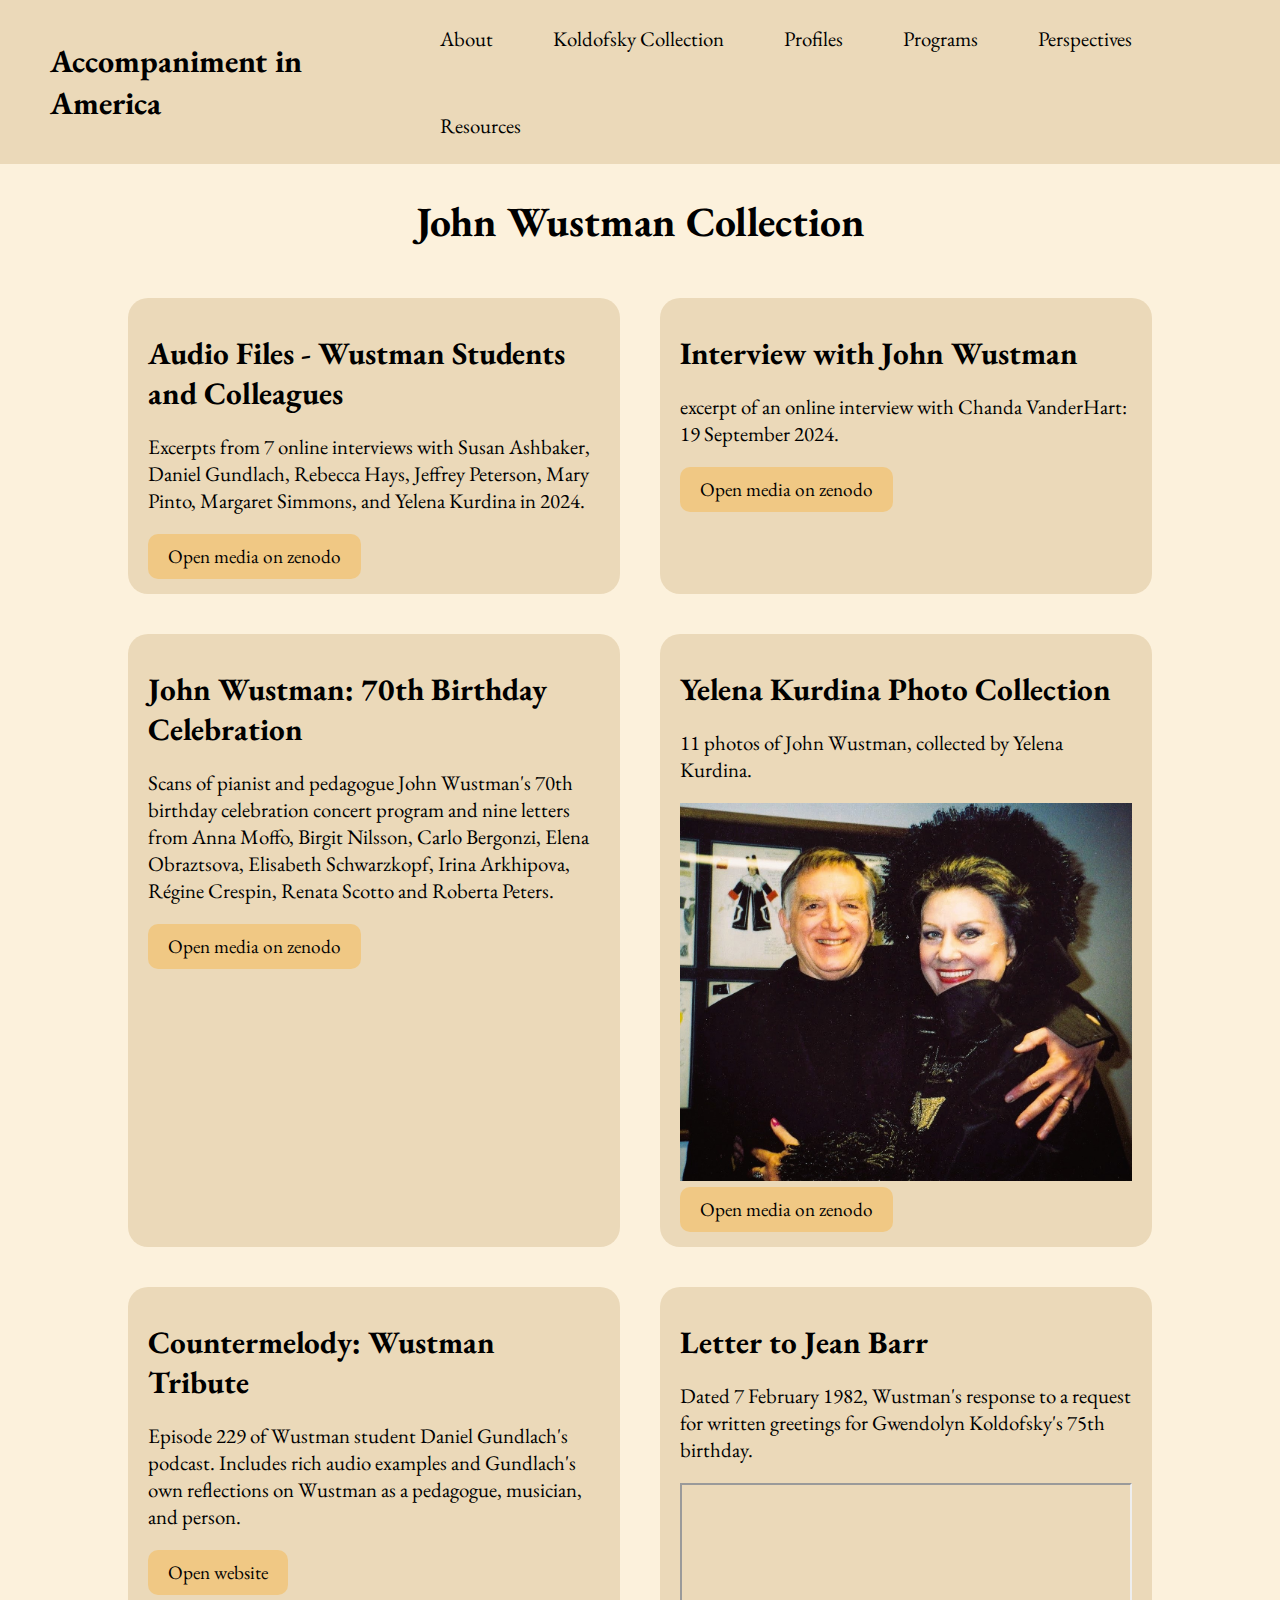
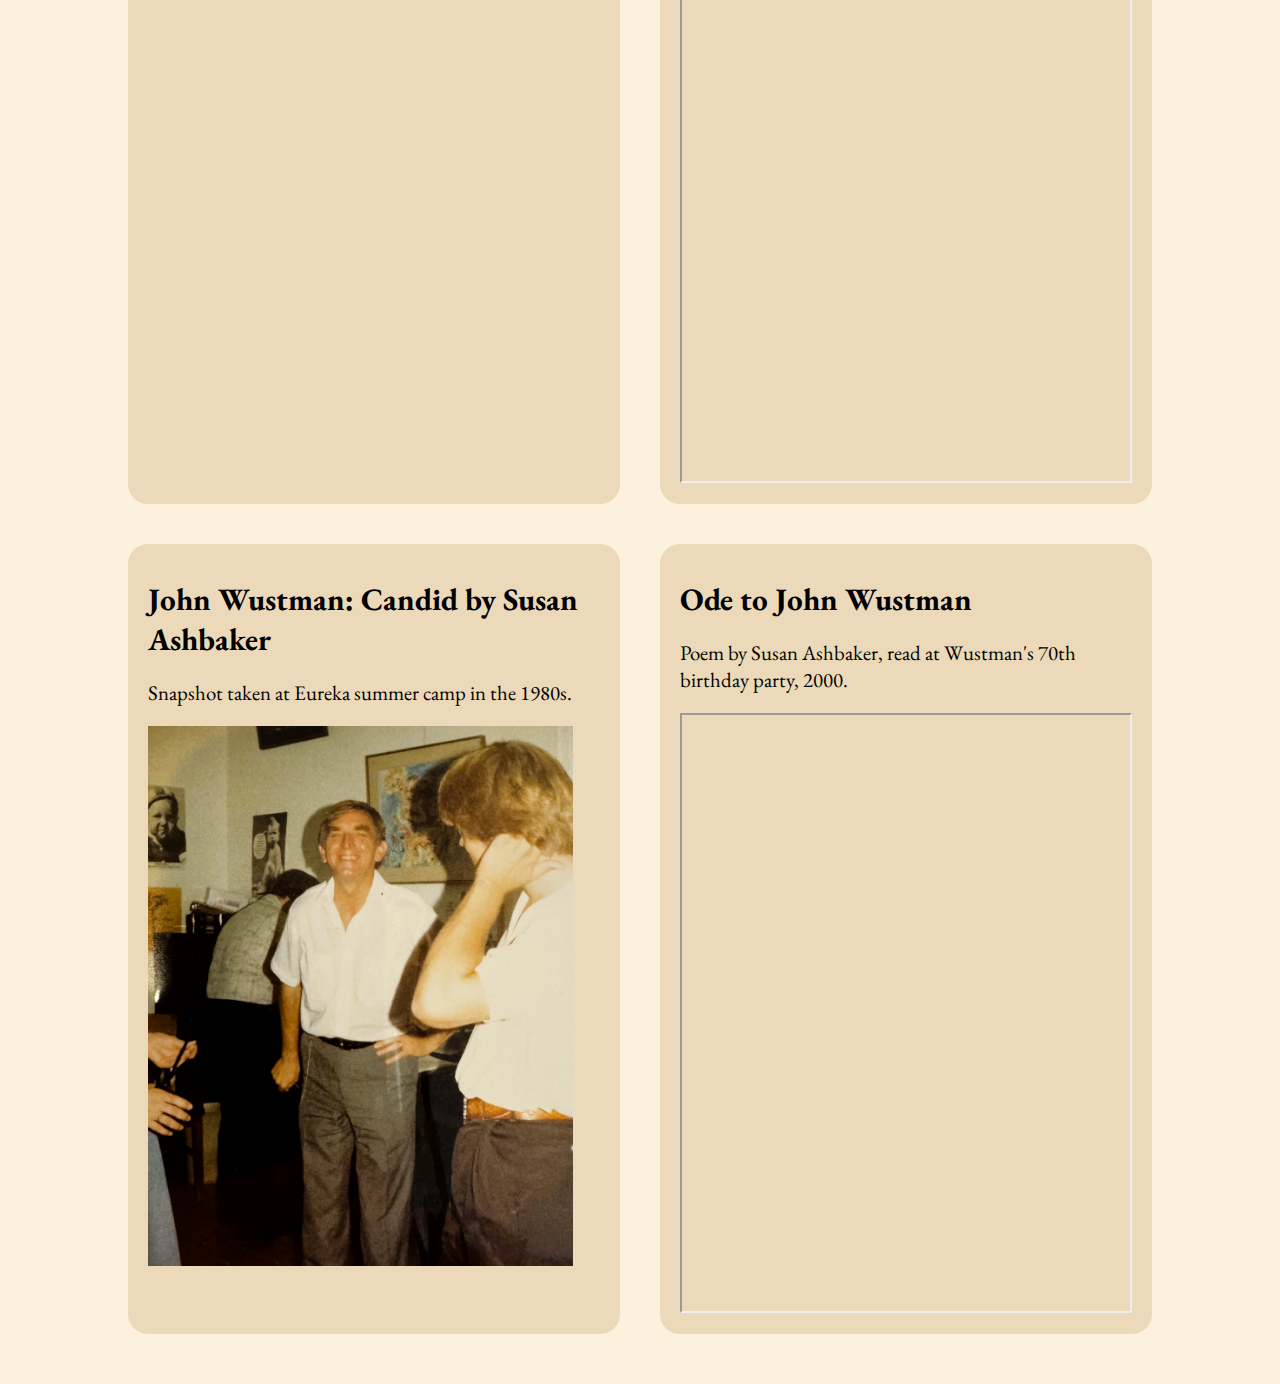
<file: wustman-collection.html>
<!DOCTYPE html>
<html lang="en">
  <head>
    <meta charset="UTF-8" />
    <meta name="viewport" content="width=device-width, initial-scale=1.0" />
    <title>Accompaniment in America</title>
    <link rel="stylesheet" href="styles.css" />
    <link rel="preconnect" href="https://fonts.googleapis.com" />
    <link rel="preconnect" href="https://fonts.gstatic.com" crossorigin />
    <link
      href="https://fonts.googleapis.com/css2?family=EB+Garamond:ital,wght@0,400..800;1,400..800&display=swap"
      rel="stylesheet"
    />
  </head>
  <body>
    <nav>
      <h1>Accompaniment in America</h1>
      <div class="nav-links">
        <a href="index.html">About</a>
        <a href="koldofsky-collection.html">Koldofsky Collection</a>
        <div class="dropdown-wrapper">
          <span>Profiles</a>
          <div class="dropdown-links">
            <a href="barr-collection.html">Jean Barr</a>
            <a href="wustman-collection.html">John Wustman</a>
            <a href="bossart-collection.html">Eugene Bossart</a>
            <a href="katz-collection.html">Martin Katz</a>
            <a href="sanders-collection.html">Samuel Sanders</a>
            <a href="garrett-collection.html">Margo Garrett</a>
            <a href="epperson-collection.html">Anne Epperson</a>
          </div>
        </div>
        <a href="programs.html">Programs</a>
        <a href="perspectives.html">Perspectives</a>
        <a href="resources.html">Resources</a>
      </div>
    </nav>
    <div class="content-layout-wrapper">
      <h1>John Wustman Collection</h1>
      <div class="content-layout perspectives">
        <div class="perspective">
          <p>
            <h2>Audio Files - Wustman Students and Colleagues</h2>
            Excerpts from 7 online interviews with Susan Ashbaker, Daniel Gundlach, Rebecca Hays, Jeffrey Peterson, Mary Pinto, Margaret Simmons, and Yelena Kurdina in 2024.
          </p>
          <a href="https://zenodo.org/records/14631200" target="_blank">
            <button>Open media on zenodo</button>
          </a>
        </div>
        <div class="perspective">
          <p>
            <h2>Interview with John Wustman</h2>
            excerpt of an online interview with Chanda VanderHart: 19 September 2024.
          </p>
          <a href="https://zenodo.org/records/14497359" target="_blank">
            <button>Open media on zenodo</button>
          </a>
        </div>
        <div class="perspective">
          <p>
            <h2>John Wustman: 70th Birthday Celebration</h2>
            Scans of pianist and pedagogue John Wustman's 70th birthday celebration concert program and nine letters from Anna Moffo, Birgit Nilsson, Carlo Bergonzi, Elena Obraztsova, Elisabeth Schwarzkopf, Irina Arkhipova, Régine Crespin, Renata Scotto and Roberta Peters.
          </p>
          <a href="https://zenodo.org/records/14394714" target="_blank">
            <button>Open media on zenodo</button>
          </a>
        </div>
        <div class="perspective">
          <p>
            <h2>Yelena Kurdina Photo Collection</h2>
            11 photos of John Wustman, collected by Yelena Kurdina.
          </p>
          <img src="media/wustman/KurdinaCollectionThumbnail.jpg" alt="Content">
          <a href="https://zenodo.org/records/14497209" target="_blank">
            <button>Open media on zenodo</button>
          </a>
        </div>
        <div class="perspective">
          <p>
            <h2>Countermelody: Wustman Tribute </h2>
            Episode 229 of Wustman student Daniel Gundlach's podcast. Includes rich audio examples and Gundlach's own reflections on Wustman as a pedagogue, musician, and person.
          </p>
          <a href="https://countermelodypodcast.com/index.php/2023/12/26/episode-episode-229-john-wustman/" target="_blank">
            <button>Open website</button>
          </a>
        </div>
        <div class="perspective">
          <p>
            <h2>Letter to Jean Barr</h2>
            Dated 7 February 1982, Wustman's response to a request for written greetings for Gwendolyn Koldofsky's 75th birthday.
          </p>
          <iframe src="media/wustman/WustmanlettertoBarr.pdf" title="Content"></iframe>
        </div>
        <div class="perspective">
          <p>
            <h2>John Wustman: Candid by Susan Ashbaker</h2>
            Snapshot taken at Eureka summer camp in the 1980s.
          </p>
          <img src="media/wustman/JohnWustmancopyrightSusanAshbaker.JPG" alt="Content">
        </div>
        <div class="perspective">
          <p>
            <h2>Ode to John Wustman</h2>
            Poem by Susan Ashbaker, read at Wustman's 70th birthday party, 2000.
          </p>
          <iframe src="media/wustman/Ode To John Wustman.pdf" title="Content"></iframe>
        </div>
      </div>
    </div>
  </body>
</html>
</file>
<file: styles.css>
* {
  box-sizing: border-box;
  margin: 0;
  font-family: "EB Garamond", serif;
}

body {
  background-color: #fcf1dc;
}

.usa-map {
  width: 100%;
}

.map-info-layout {
  display: flex;
  flex-direction: row;
  width: 100%;
  justify-content: center;
  transition: all 200ms;
}

.usa-map-layout {
  position: relative;
  display: block;
  height: fit-content;
  width: calc(75vh * 6803.8135 / 4537.6934);
}

.map-pointer {
  position: absolute;
  display: none;
  background-color: #cd7025;
  width: 1vw;
  height: 1vw;
  border-radius: 10000px;
  transform: translate(-0.5vw, -0.5vw);
  cursor: pointer;
  transition: all 200ms;
  animation: 1s show-new-point;
  border: 1px solid white;
}

.map-pointer:hover {
  opacity: 0.6;
}

@keyframes show-new-point {
  0% {
    transform: translate(-0.5vw, -0.5vw) scale(10);
    opacity: 0;
  }
  100% {
    transform: translate(-0.5vw, -0.5vw) scale(1);
    opacity: 1;
  }
}

.info-layout {
  position: relative;
  display: none;
  flex-direction: column;
  gap: 30px;
  padding: 4vh 2vw;
  margin: 3vh 2vw;
  width: 100%;
  max-width: 30vw;
  height: 70vh;
  max-height: 88vh;
  overflow-y: auto;
  word-wrap: break-word;
  border-radius: 40px;
  background-color: #ebd9b9;
}

.info-layout button {
  border: none;
  padding: 10px;
  position: absolute;
  top: 20px;
  right: 30px;
  background-color: transparent;
  cursor: pointer;
  font-size: 1.5rem;
}

.slidecontainer {
  width: 100%;
}

.slider {
  -webkit-appearance: none;
  width: 100%;
  height: 15px;
  border-radius: 5px;
  background: #d3d3d3;
  outline: none;
  opacity: 0.7;
  -webkit-transition: 0.2s;
  transition: opacity 0.2s;
}

.map-slider-layout {
  display: flex;
  flex-direction: column;
  gap: 10px;
  justify-content: center;
  width: 100%;
  align-items: center;
}

.slider-layout {
  display: flex;
  flex-direction: row;
  gap: 30px;
  width: 80%;
  height: 50px;
  padding-bottom: 30px;
  align-items: center;
}

.slider:hover {
  opacity: 1;
}

.slider::-webkit-slider-thumb {
  -webkit-appearance: none;
  appearance: none;
  width: 25px;
  height: 25px;
  border-radius: 50%;
  background: #f0c884;
  cursor: pointer;
}

.slider::-moz-range-thumb {
  width: 25px;
  height: 25px;
  border-radius: 50%;
  background: #f0c884;
  cursor: pointer;
}

.purple {
  background-color: #56518e;
}

.pink {
  background-color: #d5a6bd;
}

.turquoise {
  background-color: #408875ed;
}

.info-content {
  display: flex;
  flex-direction: column;
  gap: 10px;
}

.info-content span {
  background-color: #fcf1dc;
  width: 100%;
  padding: 10px 15px;
  border-radius: 10px;
}

.info-content span:nth-child(1) {
  margin-top: 20px;
}

.info-content a {
  color: black;
  text-decoration: none;
  transition: all 200ms;
}

.info-content a:hover {
  text-decoration: underline;
}

.popup-positioning {
  display: flex;
  justify-content: center;
  align-items: center;
  position: fixed;
  top: 0;
  left: 0;
  width: 100%;
  height: 100vh;
  background-color: rgba(0, 0, 0, 1);
  z-index: 100;
  transition: background-color 4s;
}

.pop-up-layout {
  display: flex;
  flex-direction: column;
  gap: 40px;
  padding: 5vh 3vw;
  max-width: 700px;
  margin: 3vh 3vw;
  border-radius: 50px;
  background-color: #ebd9b9;
  align-items: center;
}

.pop-up-layout button {
  padding: 10px 20px;
  border-radius: 10px;
  border: none;
  background-color: white;
  cursor: pointer;
  transition: background-color 100ms;
}

.pop-up-layout button:hover {
  background-color: #f0c884;
}

.show-help {
  padding: 10px;
  font-size: 1.5rem;
  background-color: white;
  transition: background-color 100ms;
  border-radius: 1000px;
  border: none;
  position: absolute;
  bottom: 15px;
  right: 15px;
  width: 40px;
  height: 40px;
  display: flex;
  justify-content: center;
  align-items: center;
  cursor: pointer;
}

.show-help:hover {
  background-color: #f0c884;
}

.active-pointer,
.active-pointer-fixed {
  background-color: white !important;
}

.dot-explanations {
  display: grid;
  grid-template-columns: repeat(3, 1fr);
  gap: 10px;
  justify-content: space-between;
  width: 100%;
}

.dot-explanation {
  display: flex;
  gap: 10px;
  align-items: center;
}

.dot-explanations .map-pointer {
  display: inline-block;
  position: inherit;
  transform: none;
  animation: none;
  cursor: default;
}

.dot-explanation .map-pointer:hover {
  opacity: 1;
}

.dot-explanation-map-positioning {
  position: absolute;
  bottom: 30px;
  right: 25%;
}

.dot-explanation-map-positioning .dot-explanations {
  background-color: #f0c884;
  border-radius: 15px;
  padding: 20px;
}

@media only screen and (max-width: 1120px) {
  .dot-explanation-map-positioning .dot-explanations {
    gap: 4px;
  }

  .dot-explanation-map-positioning .dot-explanation {
    gap: 4px;
  }

  .dot-explanation-map-positioning {
    bottom: 10px;
  }

  .dot-explanation-map-positioning .dot-explanations {
    padding: 10px;
    font-size: 0.8rem;
  }

  nav {
    flex-direction: column;
  }
}

.timeline-explanation {
  border-bottom: solid black 1px;
  padding-bottom: 20px;
}

nav {
  display: flex;
  width: 100%;
  justify-content: space-between;
  align-items: center;
  padding: 10px 30px;
  background-color: #ebd9b9;
}

nav h1 {
  font-size: 2rem;
  padding: 20px;
}

.nav-links {
  display: flex;
  flex-direction: row;
  align-items: center;
  gap: 30px;
  flex-wrap: wrap;
}

nav a,
.dropdown-wrapper {
  width: fit-content;
  padding: 15px;
  color: black;
  text-decoration: none;
  transition: all 200ms;
  border-radius: 20px;
  font-size: 1.3rem;
  text-align: center;
}

nav a:hover {
  background-color: #f0c884;
}

.dropdown-wrapper:hover,
.dropdown-links a:hover {
  background-color: #ebd9b9;
}

.dropdown-wrapper {
  position: relative;
  display: inline-block;
  cursor: default;
}

.dropdown-links {
  display: none;
  position: absolute;
  flex-direction: column;
  padding: 12px 16px;
  z-index: 1;
  min-width: 150px;
  background-color: #f0c884;
  border-radius: 20px;
  top: 55px;
  left: -35px;
}

.dropdown-links a {
  width: fit-content;
}

.dropdown-wrapper:hover .dropdown-links {
  display: flex;
}

.content-layout-wrapper {
  display: flex;
  flex-direction: column;
  justify-content: center;
  align-items: center;
  width: 100%;
  font-size: 1.3rem;
  padding-top: 30px;
}

.content-layout {
  display: inline-block;
  width: 80%;
  max-width: 800px;
  margin: 50px auto;
}

.content-layout button {
  display: flex;
  padding: 10px 20px;
  border-radius: 10px;
  background-color: #f0c884;
  border: none;
  cursor: pointer;
  text-decoration: none;
  font-size: 1.2rem;
  transition: all 200ms;
}

.content-layout button:hover {
  background-color: #fcf1dc;
}

.perspectives {
  display: grid;
  grid-template-columns: repeat(2, 1fr);
  gap: 40px;
  max-width: 1200px;
}

.perspective {
  display: inline-block;
  background-color: #ebd9b9;
  border-radius: 20px;
  padding: 15px 20px;
}

.perspective img {
  max-width: 100%;
  max-height: 60vh;
}

.perspective iframe {
  width: 100%;
  max-height: 60vh;
}

.perspective iframe {
  min-height: 600px;
}

.perspective a {
  text-decoration: none;
}

.perspective h2,
p {
  margin-bottom: 20px;
}

.p-border {
  margin: 0 50px;
  max-width: 1000px;
}

.perspective.center {
  grid-column: 1/3;
}
</file>
